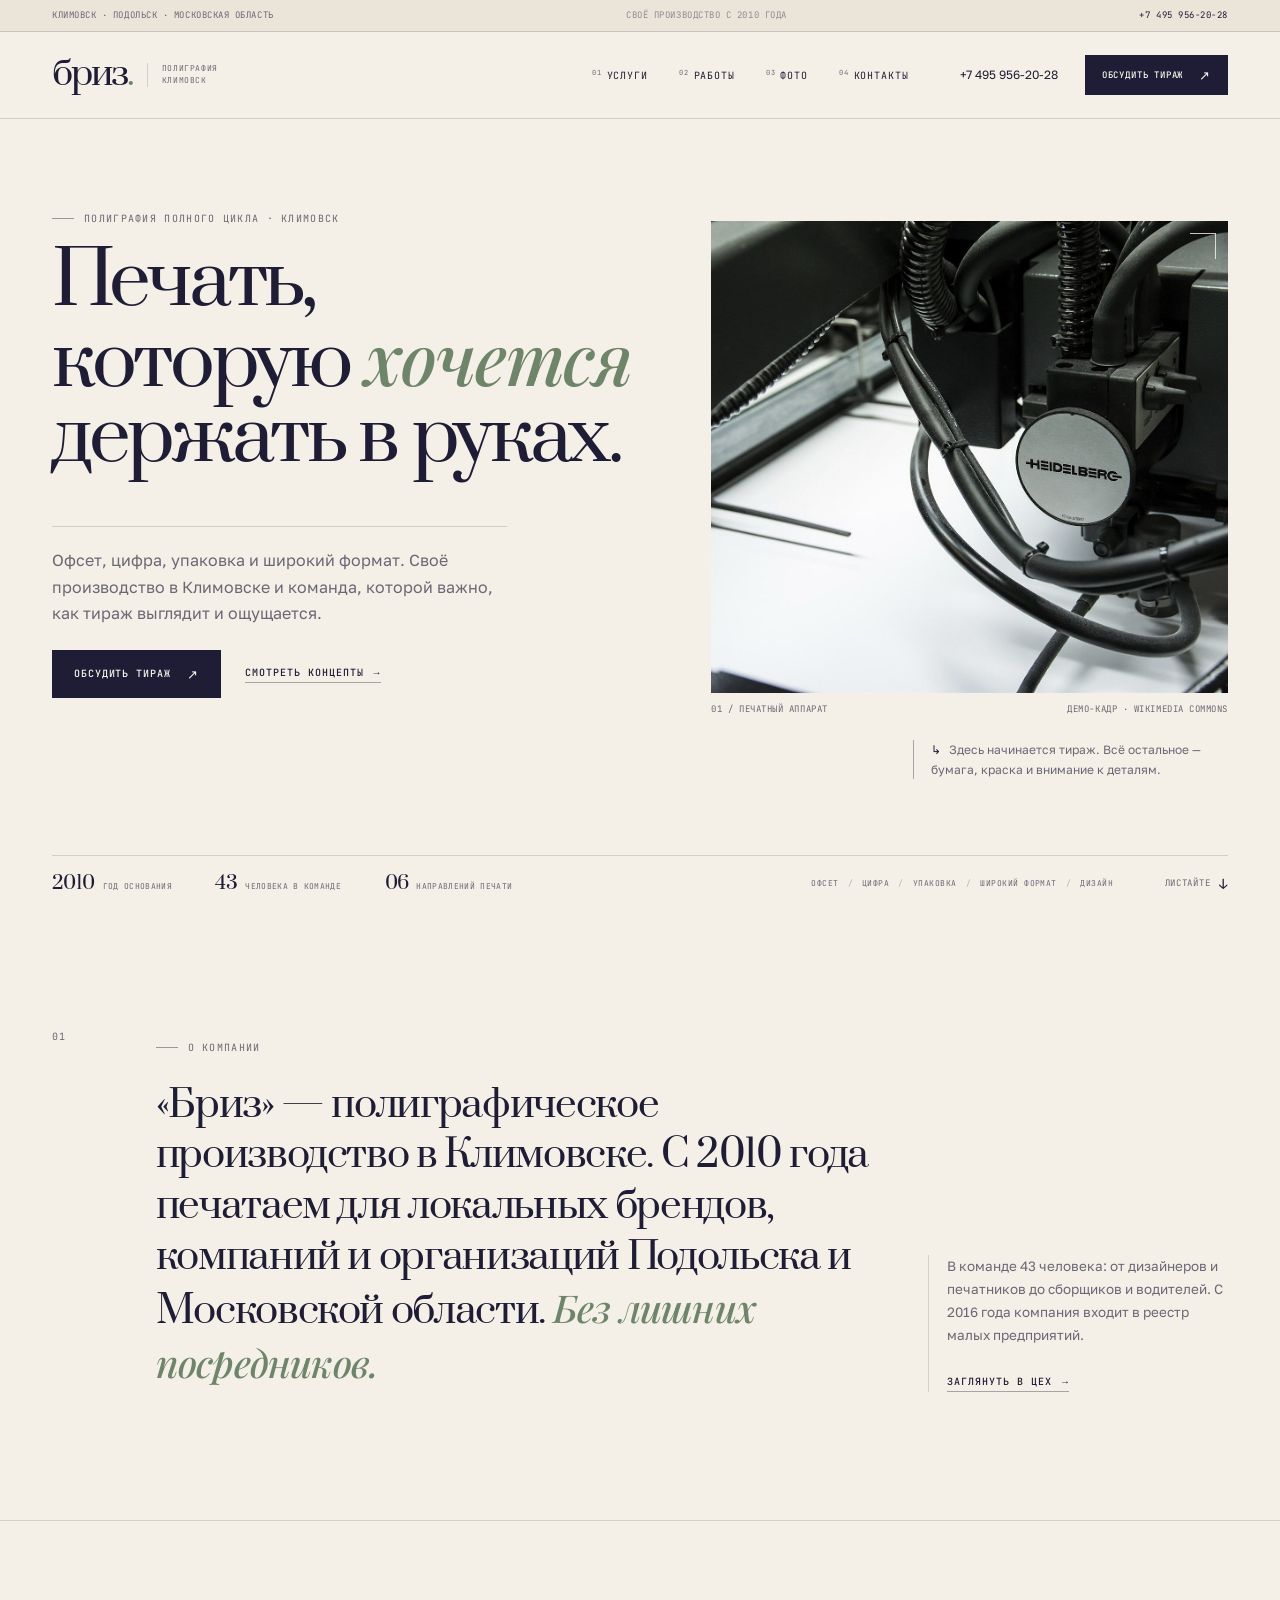
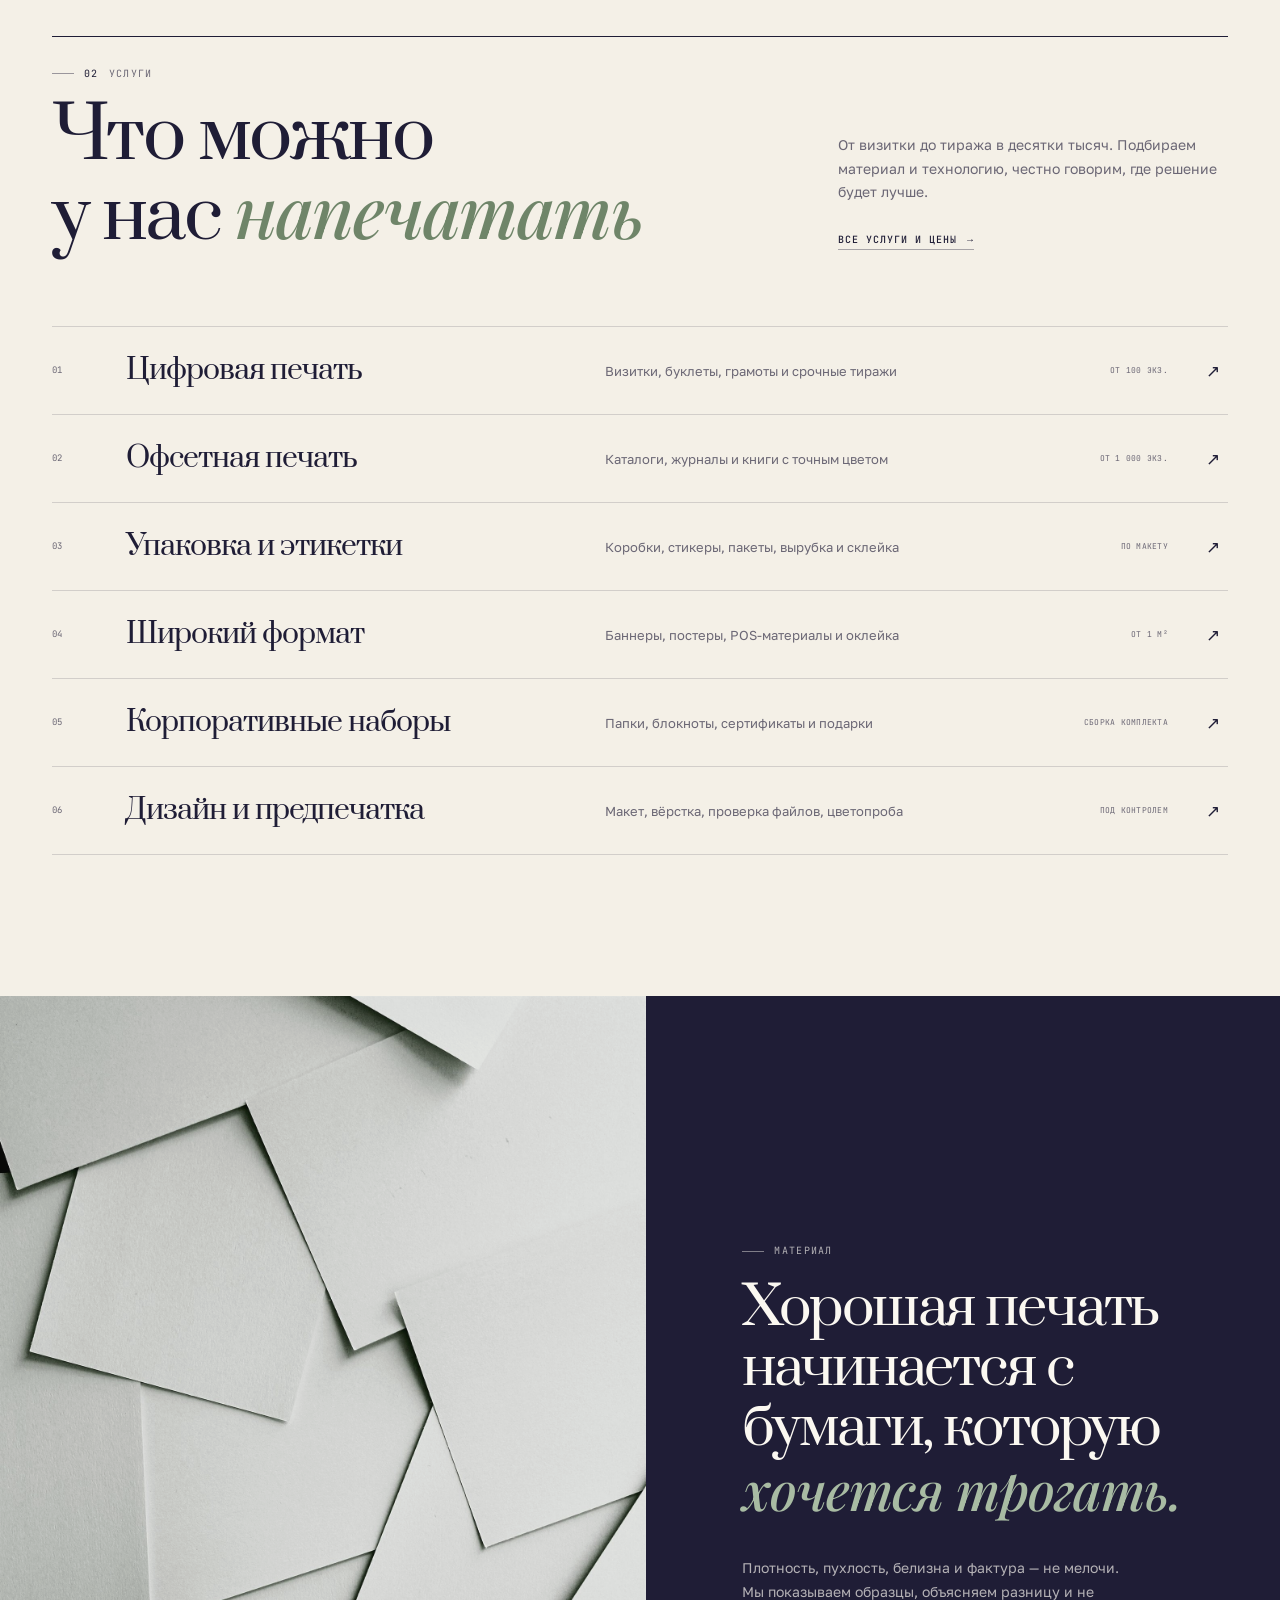
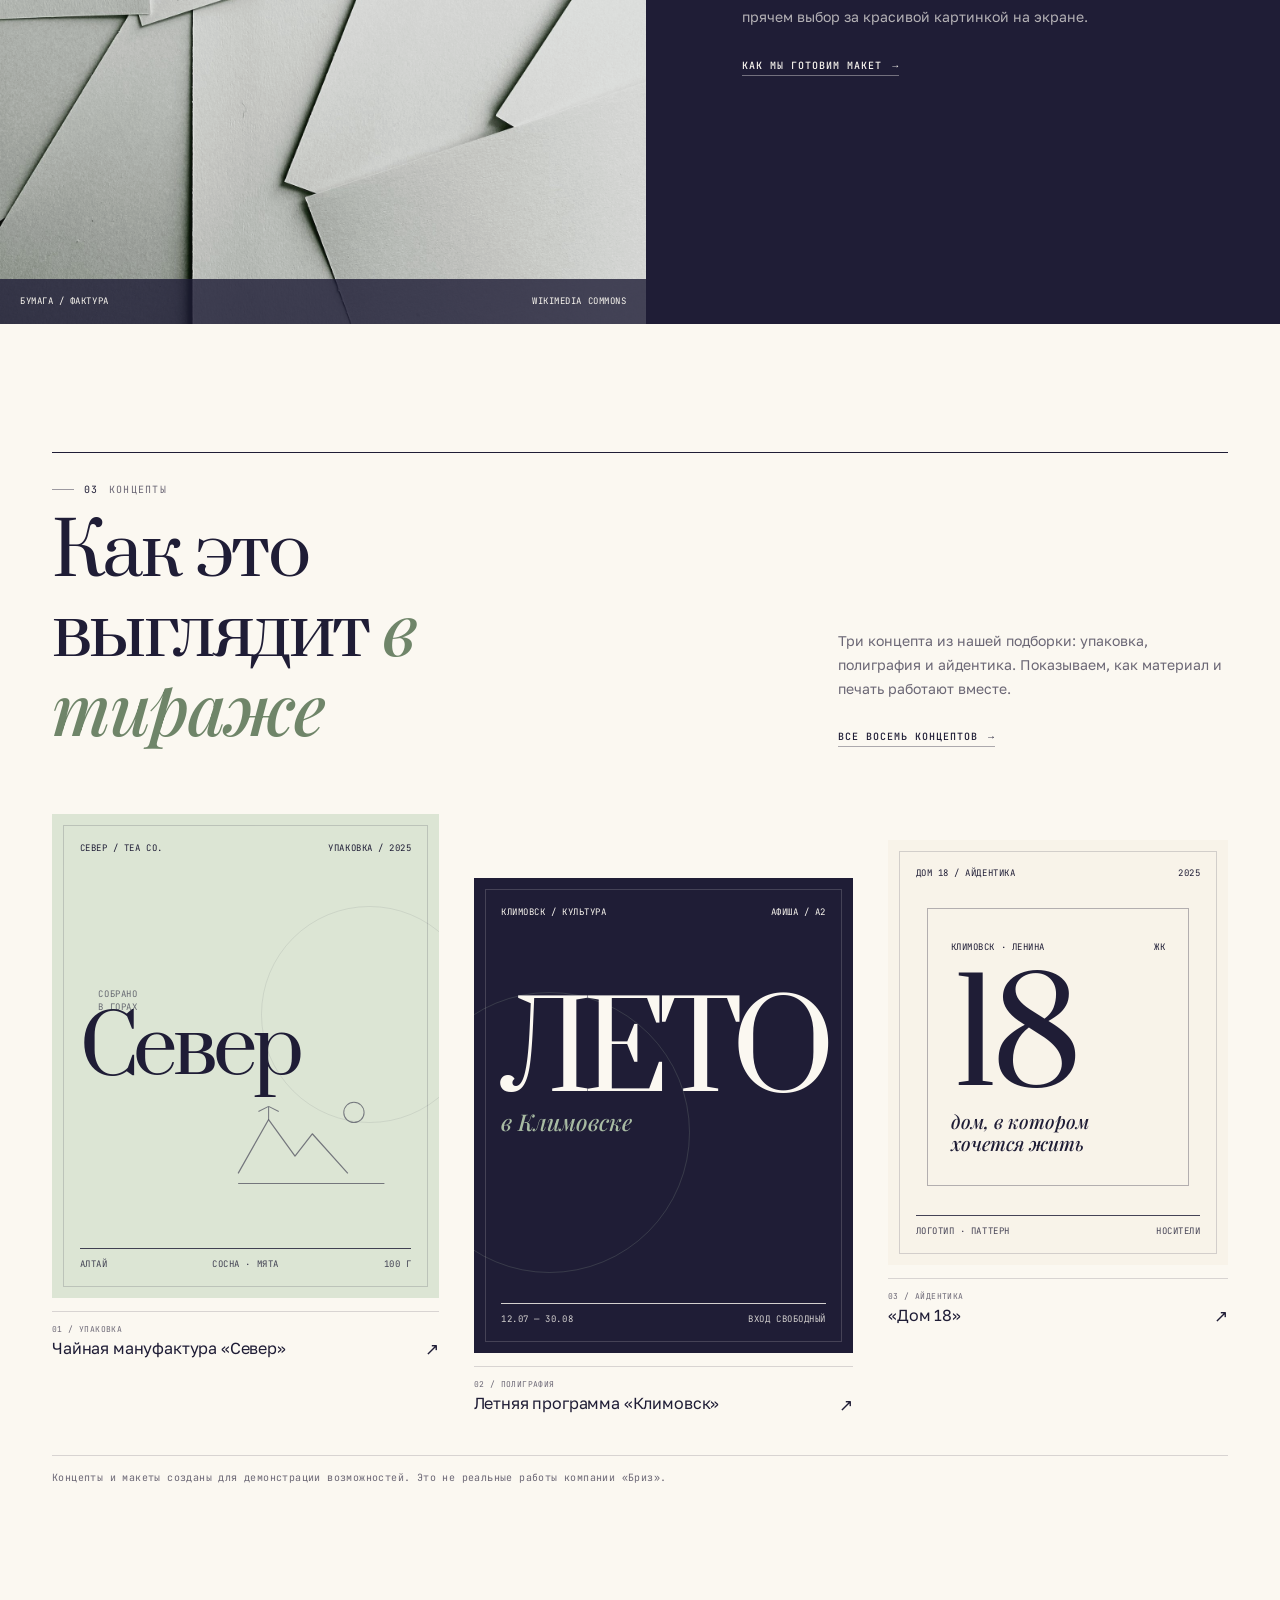
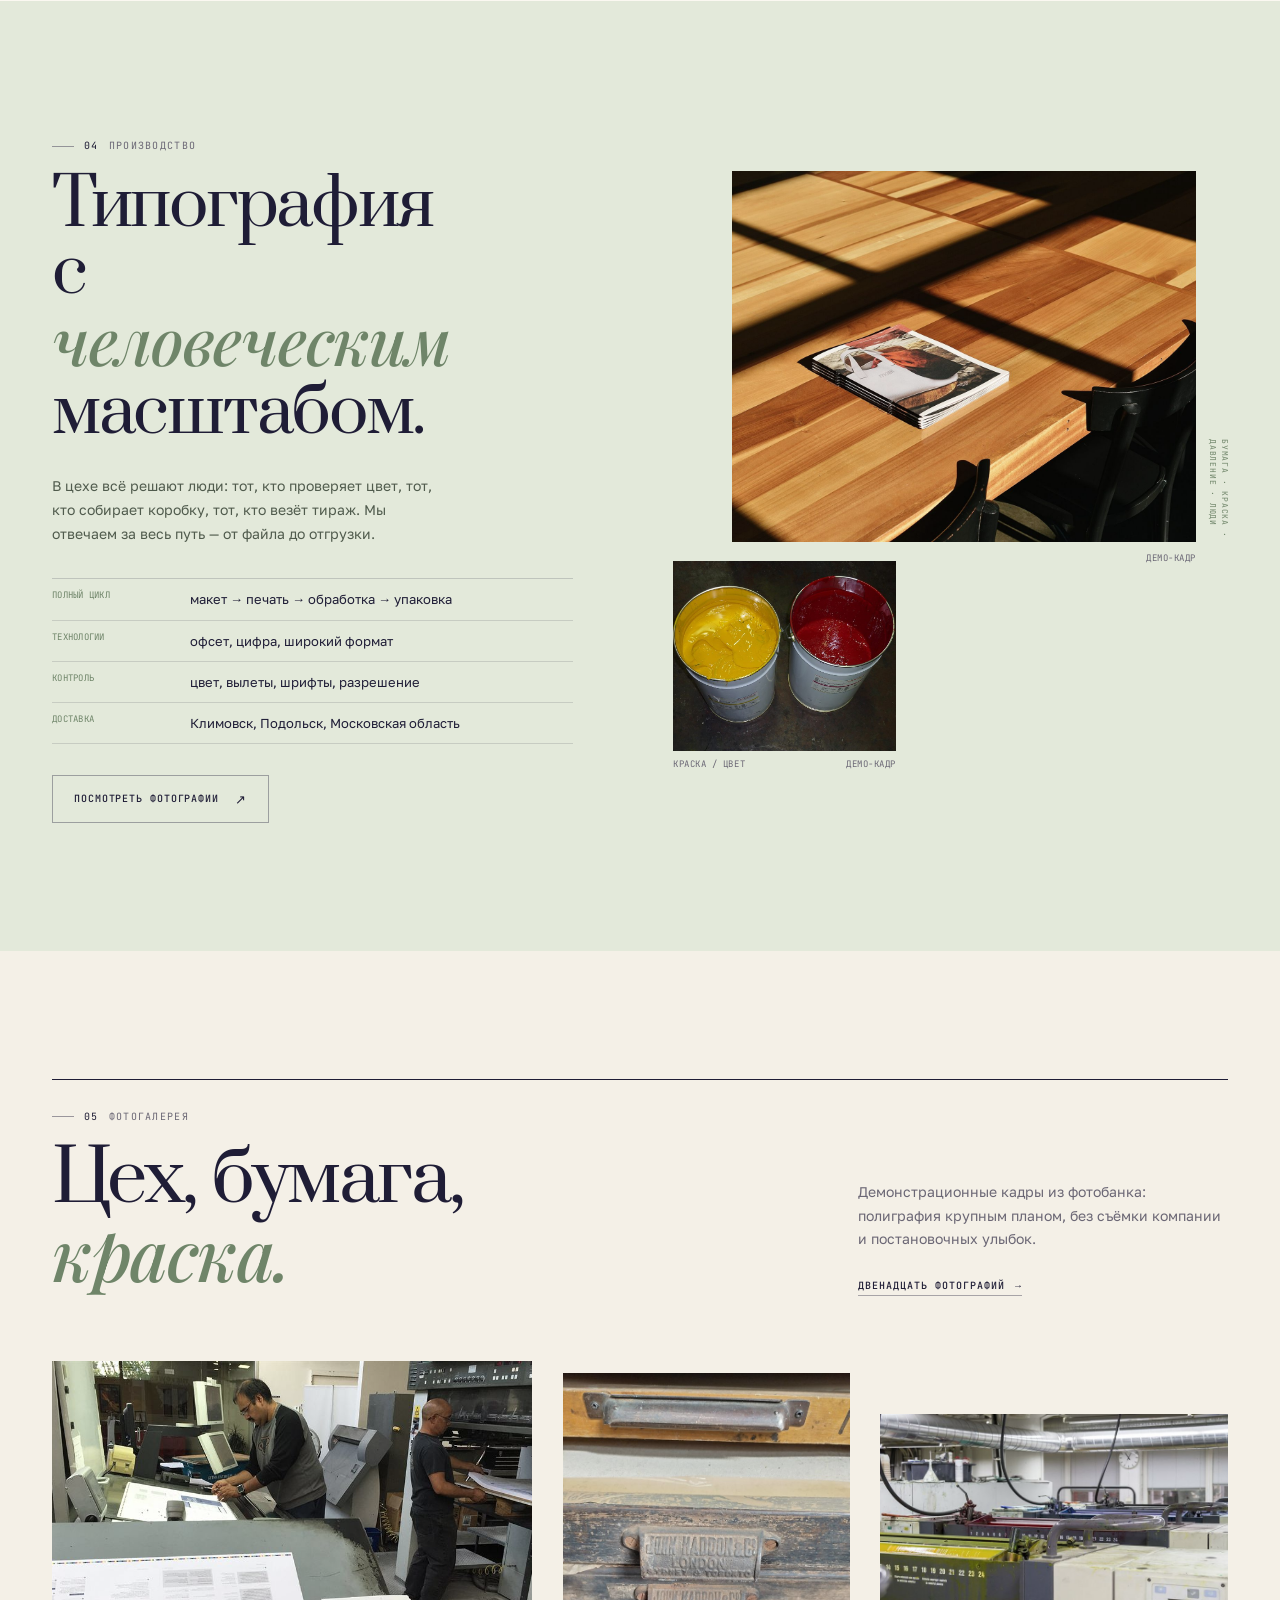
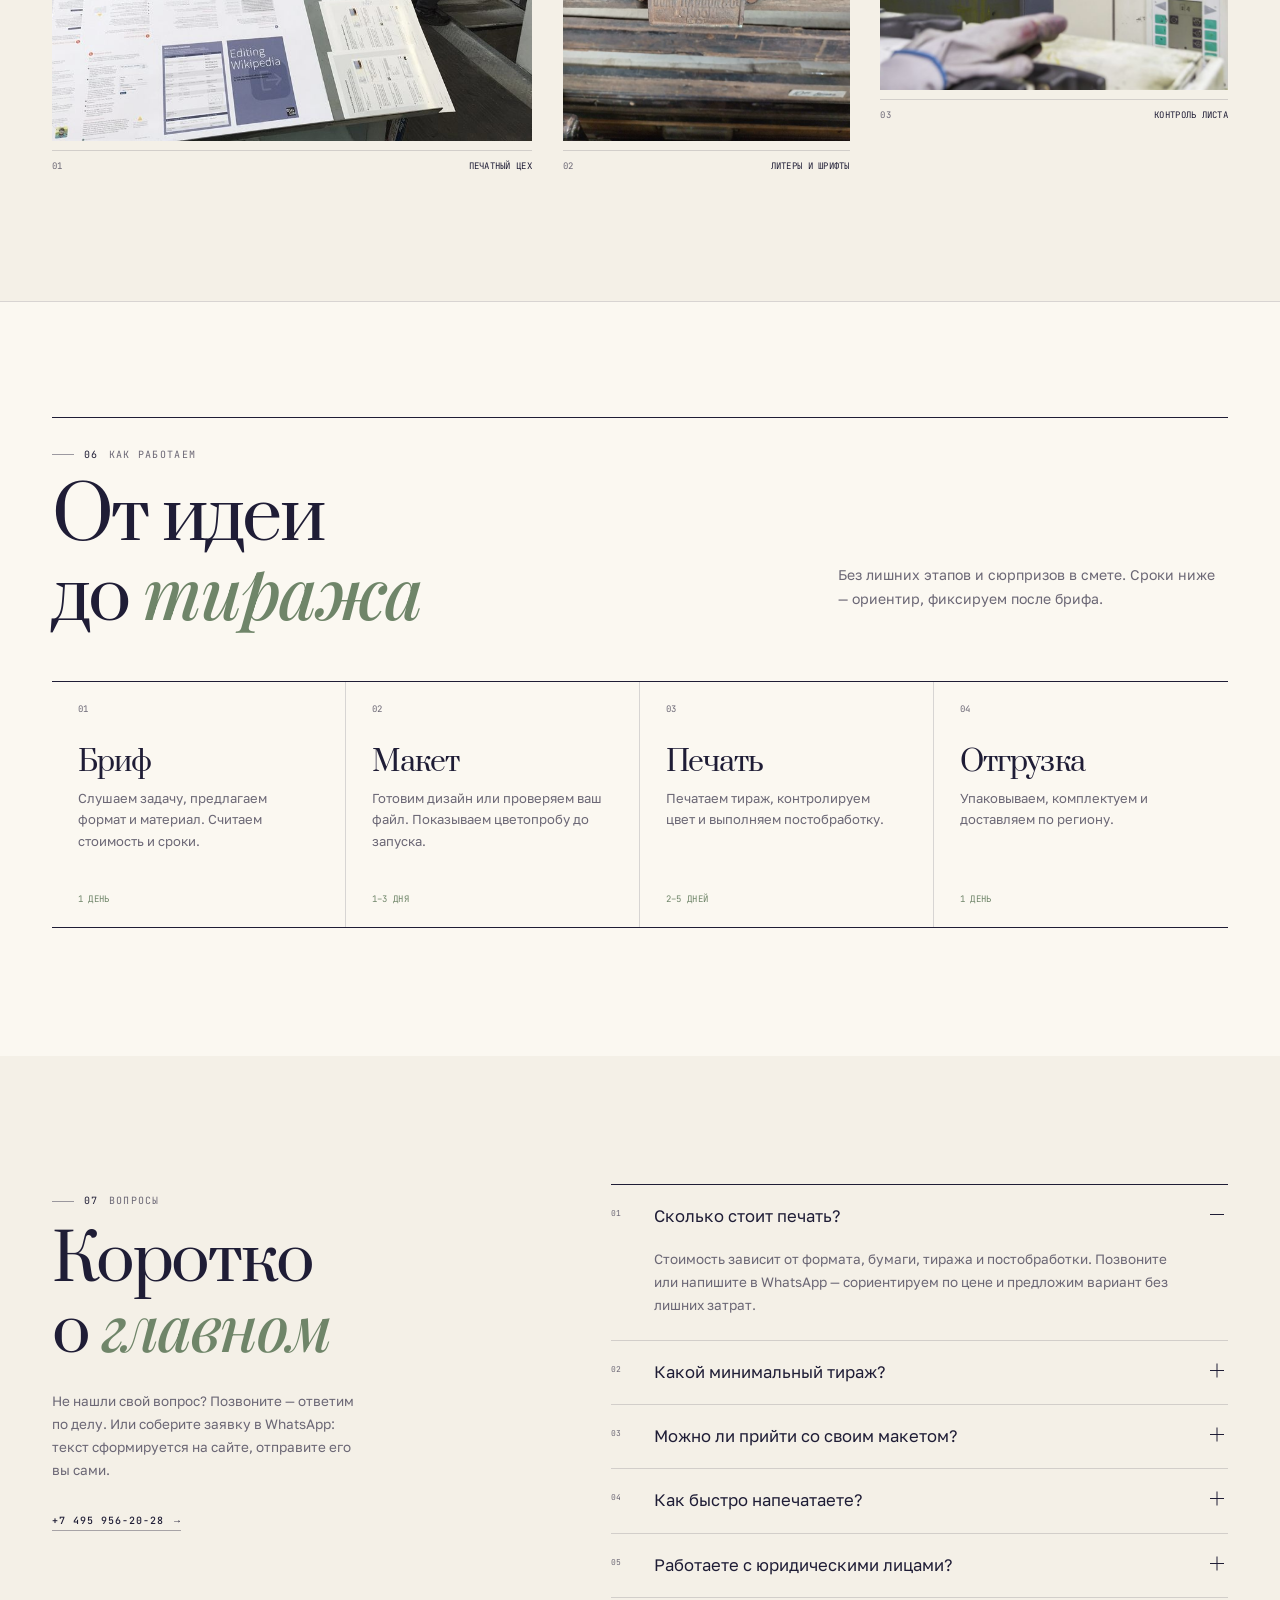
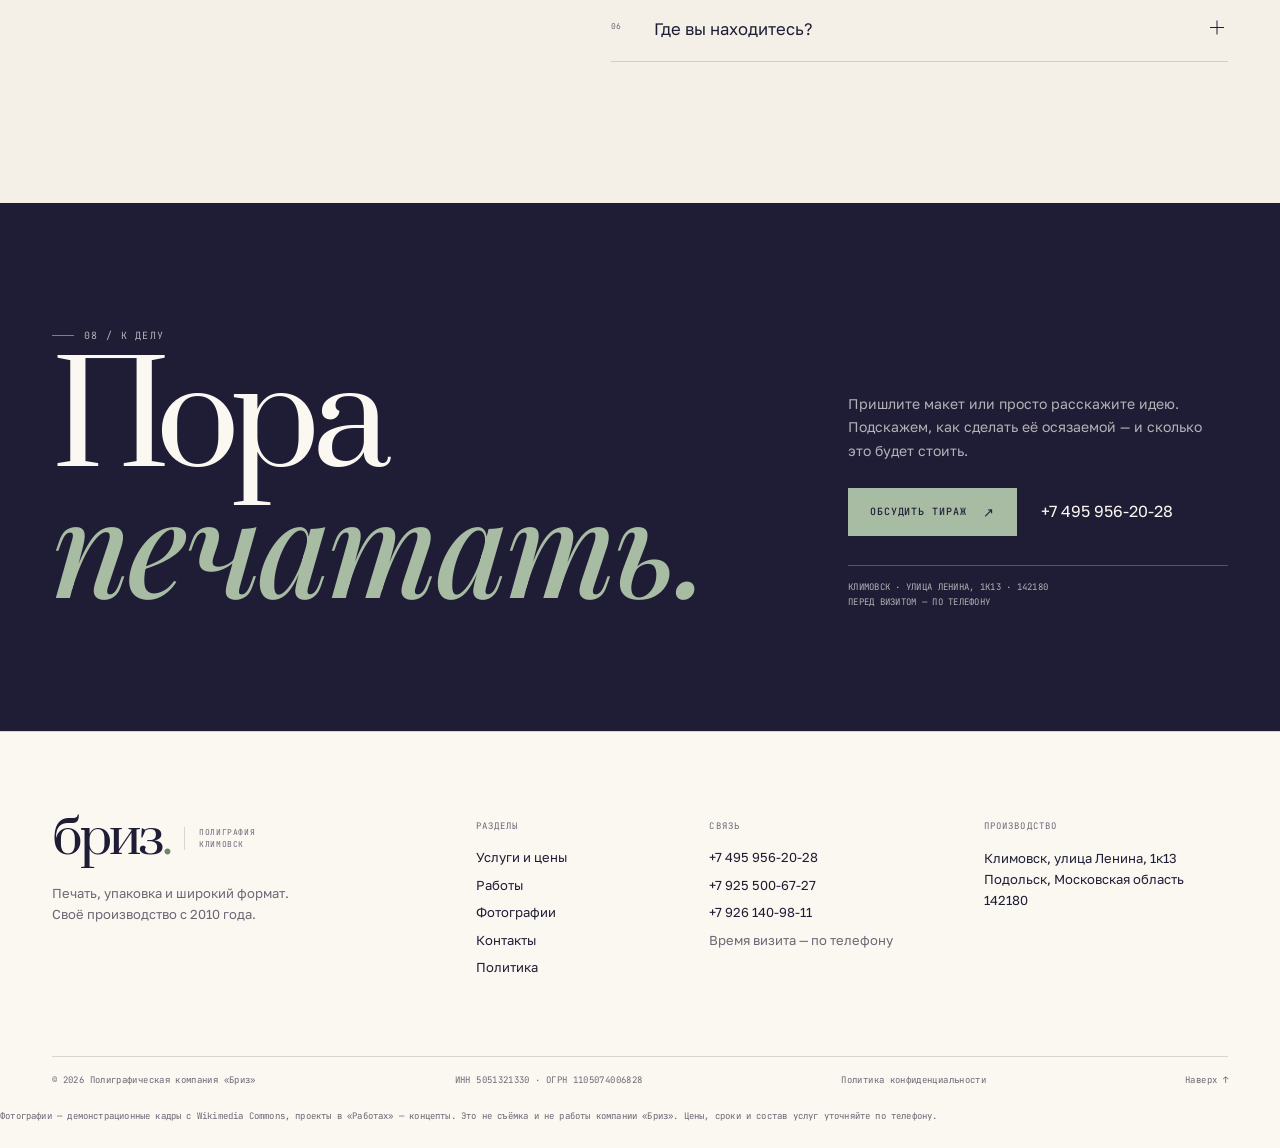
<file: index.html>
<!DOCTYPE html>
<html lang="ru">
<head>
  <meta charset="utf-8">
  <meta name="viewport" content="width=device-width, initial-scale=1">
  <title>Бриз — полиграфия в Климовске | Печать, упаковка, широкий формат</title>
  <meta name="description" content="Полиграфическая компания «Бриз» в Климовске: офсетная и цифровая печать, упаковка, этикетки, широкий формат. Своё производство с 2010 года, 43 человека в команде.">
  <meta name="theme-color" content="#f4f0e7">
  <meta property="og:type" content="website">
  <meta property="og:title" content="Бриз — печать, которую хочется держать в руках">
  <meta property="og:description" content="Офсет, цифра, упаковка и широкий формат в Климовске. Своё производство с 2010 года.">
  <meta property="og:image" content="assets/photos/modern-press-full.jpg">
  <link rel="icon" type="image/svg+xml" href="favicon.svg">
  <script>document.documentElement.classList.add("js");</script>
  <link rel="preload" href="assets/fonts/Prata-normal-400-cyrillic.woff2" as="font" type="font/woff2" crossorigin>
  <link rel="stylesheet" href="css/fonts.css">
  <link rel="stylesheet" href="css/site.css">
  <link rel="stylesheet" href="css/home.css">
  <script type="application/ld+json">
  {
    "@context": "https://schema.org",
    "@type": "LocalBusiness",
    "name": "Полиграфическая компания «Бриз»",
    "legalName": "ООО «Бриз»",
    "description": "Полиграфия в Климовске: офсетная и цифровая печать, упаковка, этикетки, широкий формат, дизайн.",
    "image": "assets/photos/modern-press-full.jpg",
    "telephone": "+7 495 956-20-28",
    "foundingDate": "2010-07-08",
    "numberOfEmployees": { "@type": "QuantitativeValue", "value": 43 },
    "taxID": "5051321330",
    "address": {
      "@type": "PostalAddress",
      "streetAddress": "улица Ленина, 1к13",
      "addressLocality": "Климовск, Подольск",
      "addressRegion": "Московская область",
      "postalCode": "142180",
      "addressCountry": "RU"
    }
  }
  </script>
</head>
<body id="top">

<a class="skip-link" href="#main">Перейти к содержанию</a>

<div class="utility">
  <div class="shell utility__in">
    <span>Климовск · Подольск · Московская область</span>
    <span class="utility__note">своё производство с 2010 года</span>
    <a href="tel:+74959562028">+7 495 956-20-28</a>
  </div>
</div>

<header class="site-head" data-header>
  <div class="shell site-head__in">
    <a class="brand" href="index.html" aria-label="Бриз — на главную">
      <span class="brand__word">бриз<span>.</span></span>
      <span class="brand__caption">полиграфия<br>Климовск</span>
    </a>

    <button class="menu-toggle" type="button" aria-expanded="false" aria-controls="site-nav" aria-label="Открыть меню" data-menu-toggle>
      <span class="menu-toggle__icon" aria-hidden="true"><span></span><span></span></span>
      <span class="menu-toggle__text">меню</span>
    </button>

    <nav class="site-nav" id="site-nav" aria-label="Основная навигация">
      <span class="site-nav__kicker">Разделы / Бриз</span>
      <a href="services.html"><span>01</span>Услуги</a>
      <a href="portfolio.html"><span>02</span>Работы</a>
      <a href="photos.html"><span>03</span>Фото</a>
      <a href="contacts.html"><span>04</span>Контакты</a>
      <div class="site-nav__contact">
        <p>Климовск, улица Ленина, 1к13</p>
        <a href="tel:+74959562028">+7 495 956-20-28</a>
        <a class="btn btn--ink btn--sm" href="contacts.html#brief">Обсудить тираж <span aria-hidden="true">↗</span></a>
      </div>
    </nav>

    <div class="site-head__actions">
      <a class="site-head__phone" href="tel:+74959562028">+7 495 956-20-28</a>
      <a class="btn btn--ink btn--sm" href="contacts.html#brief">Обсудить тираж <span aria-hidden="true">↗</span></a>
    </div>
  </div>
</header>

<main id="main">

  <section class="home-hero">
    <div class="shell home-hero__grid">
      <div class="home-hero__copy" data-reveal>
        <p class="eyebrow">полиграфия полного цикла · Климовск</p>
        <h1>Печать,<br>которую <em>хочется</em><br>держать в руках.</h1>
        <div class="home-hero__intro">
          <p>Офсет, цифра, упаковка и широкий формат. Своё производство в Климовске и команда, которой важно, как тираж выглядит и ощущается.</p>
          <div class="home-hero__actions">
            <a class="btn btn--ink" href="contacts.html#brief">Обсудить тираж <span aria-hidden="true">↗</span></a>
            <a class="text-link" href="portfolio.html">Смотреть концепты <span aria-hidden="true">→</span></a>
          </div>
        </div>
      </div>

      <figure class="home-hero__figure" data-reveal>
        <div class="photo-frame photo-frame--hero">
          <img src="assets/photos/modern-press-full.jpg" width="1600" height="1067" alt="Печатный аппарат Heidelberg крупным планом" fetchpriority="high">
          <span class="photo-frame__corner" aria-hidden="true"></span>
        </div>
        <figcaption class="photo-caption">
          <span>01 / печатный аппарат</span>
          <span>демо-кадр · Wikimedia Commons</span>
        </figcaption>
        <p class="home-hero__note"><span aria-hidden="true">↳</span> Здесь начинается тираж. Всё остальное — бумага, краска и внимание к деталям.</p>
      </figure>
    </div>

    <div class="shell home-hero__foot">
      <div class="hero-facts" aria-label="Коротко о компании">
        <div><strong>2010</strong><span>год основания</span></div>
        <div><strong>43</strong><span>человека в команде</span></div>
        <div><strong>06</strong><span>направлений печати</span></div>
      </div>
      <div class="hero-services" aria-label="Основные направления">
        <span>офсет</span><span>цифра</span><span>упаковка</span><span>широкий формат</span><span>дизайн</span>
      </div>
      <a class="scroll-cue" href="#about">листайте <span aria-hidden="true">↓</span></a>
    </div>
  </section>

  <section class="statement" id="about">
    <div class="shell statement__grid">
      <span class="section-index" aria-hidden="true">01</span>
      <div class="statement__main" data-reveal>
        <p class="eyebrow">о компании</p>
        <p class="statement__text">«Бриз» — полиграфическое производство в Климовске. С 2010 года печатаем для локальных брендов, компаний и организаций Подольска и Московской области. <em>Без лишних посредников.</em></p>
      </div>
      <div class="statement__aside" data-reveal>
        <p>В команде 43 человека: от дизайнеров и печатников до сборщиков и водителей. С 2016 года компания входит в реестр малых предприятий.</p>
        <a class="text-link" href="photos.html">Заглянуть в цех <span aria-hidden="true">→</span></a>
      </div>
    </div>
  </section>

  <section class="services" id="services">
    <div class="shell">
      <header class="section-head">
        <div>
          <p class="eyebrow"><span>02</span> услуги</p>
          <h2>Что можно<br>у нас <em>напечатать</em></h2>
        </div>
        <div class="section-head__aside">
          <p>От визитки до тиража в десятки тысяч. Подбираем материал и технологию, честно говорим, где решение будет лучше.</p>
          <a class="text-link" href="services.html">Все услуги и цены <span aria-hidden="true">→</span></a>
        </div>
      </header>

      <div class="service-list" data-reveal>
        <a class="service-line" href="services.html#digital">
          <span class="service-line__num">01</span>
          <span class="service-line__name">Цифровая печать</span>
          <span class="service-line__desc">Визитки, буклеты, грамоты и срочные тиражи</span>
          <span class="service-line__meta">от 100 экз.</span>
          <span class="service-line__arrow" aria-hidden="true">↗</span>
        </a>
        <a class="service-line" href="services.html#offset">
          <span class="service-line__num">02</span>
          <span class="service-line__name">Офсетная печать</span>
          <span class="service-line__desc">Каталоги, журналы и книги с точным цветом</span>
          <span class="service-line__meta">от 1 000 экз.</span>
          <span class="service-line__arrow" aria-hidden="true">↗</span>
        </a>
        <a class="service-line" href="services.html#packaging">
          <span class="service-line__num">03</span>
          <span class="service-line__name">Упаковка и этикетки</span>
          <span class="service-line__desc">Коробки, стикеры, пакеты, вырубка и склейка</span>
          <span class="service-line__meta">по макету</span>
          <span class="service-line__arrow" aria-hidden="true">↗</span>
        </a>
        <a class="service-line" href="services.html#wide">
          <span class="service-line__num">04</span>
          <span class="service-line__name">Широкий формат</span>
          <span class="service-line__desc">Баннеры, постеры, POS-материалы и оклейка</span>
          <span class="service-line__meta">от 1 м²</span>
          <span class="service-line__arrow" aria-hidden="true">↗</span>
        </a>
        <a class="service-line" href="services.html#presentation">
          <span class="service-line__num">05</span>
          <span class="service-line__name">Корпоративные наборы</span>
          <span class="service-line__desc">Папки, блокноты, сертификаты и подарки</span>
          <span class="service-line__meta">сборка комплекта</span>
          <span class="service-line__arrow" aria-hidden="true">↗</span>
        </a>
        <a class="service-line" href="services.html#design">
          <span class="service-line__num">06</span>
          <span class="service-line__name">Дизайн и предпечатка</span>
          <span class="service-line__desc">Макет, вёрстка, проверка файлов, цветопроба</span>
          <span class="service-line__meta">под контролем</span>
          <span class="service-line__arrow" aria-hidden="true">↗</span>
        </a>
      </div>
    </div>
  </section>

  <section class="paper-feature" aria-labelledby="paper-title">
    <figure class="paper-feature__image">
      <img src="assets/photos/scattered-paper-full.jpg" width="1600" height="2298" alt="Стопка белой бумаги, разложенная листами" loading="lazy">
      <figcaption class="photo-caption photo-caption--overlay"><span>бумага / фактура</span><span>Wikimedia Commons</span></figcaption>
    </figure>
    <div class="paper-feature__copy">
      <p class="eyebrow eyebrow--light">материал</p>
      <blockquote id="paper-title">Хорошая печать начинается с бумаги, которую <em>хочется трогать.</em></blockquote>
      <p>Плотность, пухлость, белизна и фактура — не мелочи. Мы показываем образцы, объясняем разницу и не прячем выбор за красивой картинкой на экране.</p>
      <a class="text-link text-link--light" href="services.html#design">Как мы готовим макет <span aria-hidden="true">→</span></a>
    </div>
  </section>

  <section class="selected-works" id="works">
    <div class="shell">
      <header class="section-head section-head--works">
        <div>
          <p class="eyebrow"><span>03</span> концепты</p>
          <h2>Как это<br>выглядит <em>в тираже</em></h2>
        </div>
        <div class="section-head__aside">
          <p>Три концепта из нашей подборки: упаковка, полиграфия и айдентика. Показываем, как материал и печать работают вместе.</p>
          <a class="text-link" href="portfolio.html">Все восемь концептов <span aria-hidden="true">→</span></a>
        </div>
      </header>

      <div class="work-teasers" data-reveal>
        <a class="work-teaser work-teaser--tea" href="portfolio.html#project-tea">
          <div class="work-teaser__media">
            <div class="cover cover--tea">
              <span class="cover__marks" aria-hidden="true"></span>
              <div class="cover__top"><span>Север / tea co.</span><span>упаковка / 2025</span></div>
              <span class="cover__orb" aria-hidden="true"></span>
              <svg class="cover__art" viewBox="0 0 160 110" fill="none" aria-hidden="true">
                <path d="M8 88 38 35l26 36 17-22 35 39" stroke="currentColor" stroke-width="1.2" stroke-linejoin="round"/>
                <path d="M8 98h144" stroke="currentColor" stroke-width="1"/>
                <path d="M38 35V22M38 22l-10 5M38 22l10 5" stroke="currentColor" stroke-width="1"/>
                <circle cx="122" cy="28" r="10" stroke="currentColor" stroke-width="1"/>
              </svg>
              <strong class="cover__display">Север</strong>
              <span class="cover__tag">собрано<br>в горах</span>
              <div class="cover__bottom"><span>Алтай</span><span>сосна · мята</span><span>100 г</span></div>
            </div>
          </div>
          <div class="work-teaser__caption">
            <span class="work-teaser__num">01 / упаковка</span>
            <h3>Чайная мануфактура «Север»</h3>
            <span class="work-teaser__arrow" aria-hidden="true">↗</span>
          </div>
        </a>

        <a class="work-teaser work-teaser--summer" href="portfolio.html#project-summer">
          <div class="work-teaser__media">
            <div class="cover cover--poster">
              <span class="cover__marks" aria-hidden="true"></span>
              <div class="cover__top"><span>Климовск / культура</span><span>афиша / А2</span></div>
              <span class="cover__orb" aria-hidden="true"></span>
              <strong class="cover__display">ЛЕТО</strong>
              <span class="cover__serif">в Климовске</span>
              <div class="cover__bottom"><span>12.07 — 30.08</span><span>вход свободный</span></div>
            </div>
          </div>
          <div class="work-teaser__caption">
            <span class="work-teaser__num">02 / полиграфия</span>
            <h3>Летняя программа «Климовск»</h3>
            <span class="work-teaser__arrow" aria-hidden="true">↗</span>
          </div>
        </a>

        <a class="work-teaser work-teaser--house" href="portfolio.html#project-house">
          <div class="work-teaser__media">
            <div class="cover cover--identity">
              <span class="cover__marks" aria-hidden="true"></span>
              <div class="cover__top"><span>Дом 18 / айдентика</span><span>2025</span></div>
              <div class="cover__card">
                <span class="cover__top"><span>Климовск · Ленина</span><span>ЖК</span></span>
                <strong class="cover__display">18</strong>
                <span class="cover__serif">дом, в котором<br>хочется жить</span>
              </div>
              <div class="cover__bottom"><span>логотип · паттерн</span><span>носители</span></div>
            </div>
          </div>
          <div class="work-teaser__caption">
            <span class="work-teaser__num">03 / айдентика</span>
            <h3>«Дом 18»</h3>
            <span class="work-teaser__arrow" aria-hidden="true">↗</span>
          </div>
        </a>
      </div>

      <p class="note-line">Концепты и макеты созданы для демонстрации возможностей. Это не реальные работы компании «Бриз».</p>
    </div>
  </section>

  <section class="studio" aria-labelledby="studio-title">
    <div class="shell studio__grid">
      <div class="studio__copy" data-reveal>
        <p class="eyebrow"><span>04</span> производство</p>
        <h2 id="studio-title">Типография<br>с <em>человеческим</em><br>масштабом.</h2>
        <p>В цехе всё решают люди: тот, кто проверяет цвет, тот, кто собирает коробку, тот, кто везёт тираж. Мы отвечаем за весь путь — от файла до отгрузки.</p>
        <dl class="studio__facts">
          <div><dt>Полный цикл</dt><dd>макет → печать → обработка → упаковка</dd></div>
          <div><dt>Технологии</dt><dd>офсет, цифра, широкий формат</dd></div>
          <div><dt>Контроль</dt><dd>цвет, вылеты, шрифты, разрешение</dd></div>
          <div><dt>Доставка</dt><dd>Климовск, Подольск, Московская область</dd></div>
        </dl>
        <a class="btn btn--line" href="photos.html">Посмотреть фотографии <span aria-hidden="true">↗</span></a>
      </div>

      <div class="studio__gallery" data-reveal>
        <figure class="studio__photo studio__photo--main">
          <img src="assets/photos/magazines-full.jpg" width="1600" height="1068" alt="Журналы на деревянном столе в лучах солнца" loading="lazy">
          <figcaption class="photo-caption"><span>журналы / печать</span><span>демо-кадр</span></figcaption>
        </figure>
        <figure class="studio__photo studio__photo--detail">
          <img src="assets/photos/offset-inks-thumb.jpg" width="900" height="675" alt="Жёлтая и пурпурная офсетная краска в банках" loading="lazy">
          <figcaption class="photo-caption"><span>краска / цвет</span><span>демо-кадр</span></figcaption>
        </figure>
        <p class="studio__marginal" aria-hidden="true">бумага · краска ·<br>давление · люди</p>
      </div>
    </div>
  </section>

  <section class="photo-strip" aria-labelledby="photo-strip-title">
    <div class="shell photo-strip__head">
      <div>
        <p class="eyebrow"><span>05</span> фотогалерея</p>
        <h2 id="photo-strip-title">Цех, бумага,<br><em>краска.</em></h2>
      </div>
      <div>
        <p>Демонстрационные кадры из фотобанка: полиграфия крупным планом, без съёмки компании и постановочных улыбок.</p>
        <a class="text-link" href="photos.html">Двенадцать фотографий <span aria-hidden="true">→</span></a>
      </div>
    </div>

    <div class="shell photo-strip__grid" data-reveal>
      <a class="photo-strip__item photo-strip__item--wide" href="photos.html">
        <img src="assets/photos/press-watermark-thumb.jpg" width="900" height="621" alt="Печатник у офсетной машины с оттисками" loading="lazy">
        <span><i>01</i> печатный цех</span>
      </a>
      <a class="photo-strip__item photo-strip__item--tall" href="photos.html">
        <img src="assets/photos/type-cases-thumb.jpg" width="675" height="900" alt="Ящики с металлическими литерами" loading="lazy">
        <span><i>02</i> литеры и шрифты</span>
      </a>
      <a class="photo-strip__item" href="photos.html">
        <img src="assets/photos/press-detail-thumb.jpg" width="900" height="600" alt="Фрагмент офсетной печатной машины" loading="lazy">
        <span><i>03</i> контроль листа</span>
      </a>
    </div>
  </section>

  <section class="process" id="process">
    <div class="shell">
      <header class="section-head section-head--compact">
        <div>
          <p class="eyebrow"><span>06</span> как работаем</p>
          <h2>От идеи<br>до <em>тиража</em></h2>
        </div>
        <div class="section-head__aside">
          <p>Без лишних этапов и сюрпризов в смете. Сроки ниже — ориентир, фиксируем после брифа.</p>
        </div>
      </header>

      <ol class="process-list" data-reveal>
        <li>
          <span class="process-list__num">01</span>
          <h3>Бриф</h3>
          <p>Слушаем задачу, предлагаем формат и материал. Считаем стоимость и сроки.</p>
          <span class="process-list__time">1 день</span>
        </li>
        <li>
          <span class="process-list__num">02</span>
          <h3>Макет</h3>
          <p>Готовим дизайн или проверяем ваш файл. Показываем цветопробу до запуска.</p>
          <span class="process-list__time">1–3 дня</span>
        </li>
        <li>
          <span class="process-list__num">03</span>
          <h3>Печать</h3>
          <p>Печатаем тираж, контролируем цвет и выполняем постобработку.</p>
          <span class="process-list__time">2–5 дней</span>
        </li>
        <li>
          <span class="process-list__num">04</span>
          <h3>Отгрузка</h3>
          <p>Упаковываем, комплектуем и доставляем по региону.</p>
          <span class="process-list__time">1 день</span>
        </li>
      </ol>
    </div>
  </section>

  <section class="faq" id="faq">
    <div class="shell faq__grid">
      <div class="faq__intro">
        <p class="eyebrow"><span>07</span> вопросы</p>
        <h2>Коротко<br>о <em>главном</em></h2>
        <p>Не нашли свой вопрос? Позвоните — ответим по делу. Или соберите заявку в WhatsApp: текст сформируется на сайте, отправите его вы сами.</p>
        <a class="text-link" href="tel:+74959562028">+7 495 956-20-28 <span aria-hidden="true">→</span></a>
      </div>

      <div class="faq__list">
        <details class="faq__item" name="faq" open>
          <summary><span>01</span>Сколько стоит печать?<i class="faq__icon" aria-hidden="true"></i></summary>
          <div class="faq__answer"><p>Стоимость зависит от формата, бумаги, тиража и постобработки. Позвоните или напишите в WhatsApp — сориентируем по цене и предложим вариант без лишних затрат.</p></div>
        </details>
        <details class="faq__item" name="faq">
          <summary><span>02</span>Какой минимальный тираж?<i class="faq__icon" aria-hidden="true"></i></summary>
          <div class="faq__answer"><p>Цифровая печать — обычно от 100 экземпляров, офсет выгоднее от 1 000. Для упаковки минимальный тираж зависит от конструкции и вырубки. Точные цифры скажем после брифа.</p></div>
        </details>
        <details class="faq__item" name="faq">
          <summary><span>03</span>Можно ли прийти со своим макетом?<i class="faq__icon" aria-hidden="true"></i></summary>
          <div class="faq__answer"><p>Да. Проверим вылеты, цветовую модель, шрифты и разрешение; условия предпечатной подготовки уточним при заказе. Если макета нет, поможем его подготовить.</p></div>
        </details>
        <details class="faq__item" name="faq">
          <summary><span>04</span>Как быстро напечатаете?<i class="faq__icon" aria-hidden="true"></i></summary>
          <div class="faq__answer"><p>Срочные цифровые тиражи возможны от 24 часов после согласования макета — зависит от загрузки. Офсет и упаковка — обычно 4–7 дней. Точный срок зафиксируем до запуска.</p></div>
        </details>
        <details class="faq__item" name="faq">
          <summary><span>05</span>Работаете с юридическими лицами?<i class="faq__icon" aria-hidden="true"></i></summary>
          <div class="faq__answer"><p>Да. Работаем по счёту, предоставляем закрывающие документы. Реквизиты — на странице контактов.</p></div>
        </details>
        <details class="faq__item" name="faq">
          <summary><span>06</span>Где вы находитесь?<i class="faq__icon" aria-hidden="true"></i></summary>
          <div class="faq__answer"><p>Климовск, улица Ленина, 1к13. Перед визитом позвоните — согласуем время и встретим.</p></div>
        </details>
      </div>
    </div>
  </section>

  <section class="closing">
    <div class="shell closing__grid">
      <div>
        <p class="eyebrow eyebrow--light">08 / к делу</p>
        <h2>Пора<br><em>печатать.</em></h2>
      </div>
      <div class="closing__copy">
        <p>Пришлите макет или просто расскажите идею. Подскажем, как сделать её осязаемой — и сколько это будет стоить.</p>
        <div class="closing__actions">
          <a class="btn btn--sage" href="contacts.html#brief">Обсудить тираж <span aria-hidden="true">↗</span></a>
          <a class="closing__phone" href="tel:+74959562028">+7 495 956-20-28</a>
        </div>
        <p class="closing__address">Климовск · улица Ленина, 1к13 · 142180<br>Перед визитом — по телефону</p>
      </div>
    </div>
  </section>

</main>

<footer class="site-foot">
  <div class="shell site-foot__top">
    <div class="site-foot__brand">
      <a class="brand brand--footer" href="index.html" aria-label="Бриз — на главную">
        <span class="brand__word">бриз<span>.</span></span>
        <span class="brand__caption">полиграфия<br>Климовск</span>
      </a>
      <p>Печать, упаковка и широкий формат.<br>Своё производство с 2010 года.</p>
    </div>

    <div class="site-foot__col">
      <h2>Разделы</h2>
      <ul>
        <li><a href="services.html">Услуги и цены</a></li>
        <li><a href="portfolio.html">Работы</a></li>
        <li><a href="photos.html">Фотографии</a></li>
        <li><a href="contacts.html">Контакты</a></li>
        <li><a href="privacy.html">Политика</a></li>
      </ul>
    </div>

    <div class="site-foot__col">
      <h2>Связь</h2>
      <ul>
        <li><a href="tel:+74959562028">+7 495 956-20-28</a></li>
        <li><a href="tel:+79255006727">+7 925 500-67-27</a></li>
        <li><a href="tel:+79261409811">+7 926 140-98-11</a></li>
        <li><span>Время визита — по телефону</span></li>
      </ul>
    </div>

    <div class="site-foot__col site-foot__col--address">
      <h2>Производство</h2>
      <address>Климовск, улица Ленина, 1к13<br>Подольск, Московская область<br>142180</address>
    </div>
  </div>

  <div class="shell site-foot__bottom">
    <span>© <span data-year>2026</span> Полиграфическая компания «Бриз»</span>
    <span>ИНН 5051321330 · ОГРН 1105074006828</span>
    <a href="privacy.html">Политика конфиденциальности</a>
    <a href="#top">Наверх ↑</a>
  </div>

  <p class="shell site-foot__disclaimer">Фотографии — демонстрационные кадры с Wikimedia Commons, проекты в «Работах» — концепты. Это не съёмка и не работы компании «Бриз». Цены, сроки и состав услуг уточняйте по телефону.</p>
</footer>

<script src="js/main.js"></script>
</body>
</html>
</file>
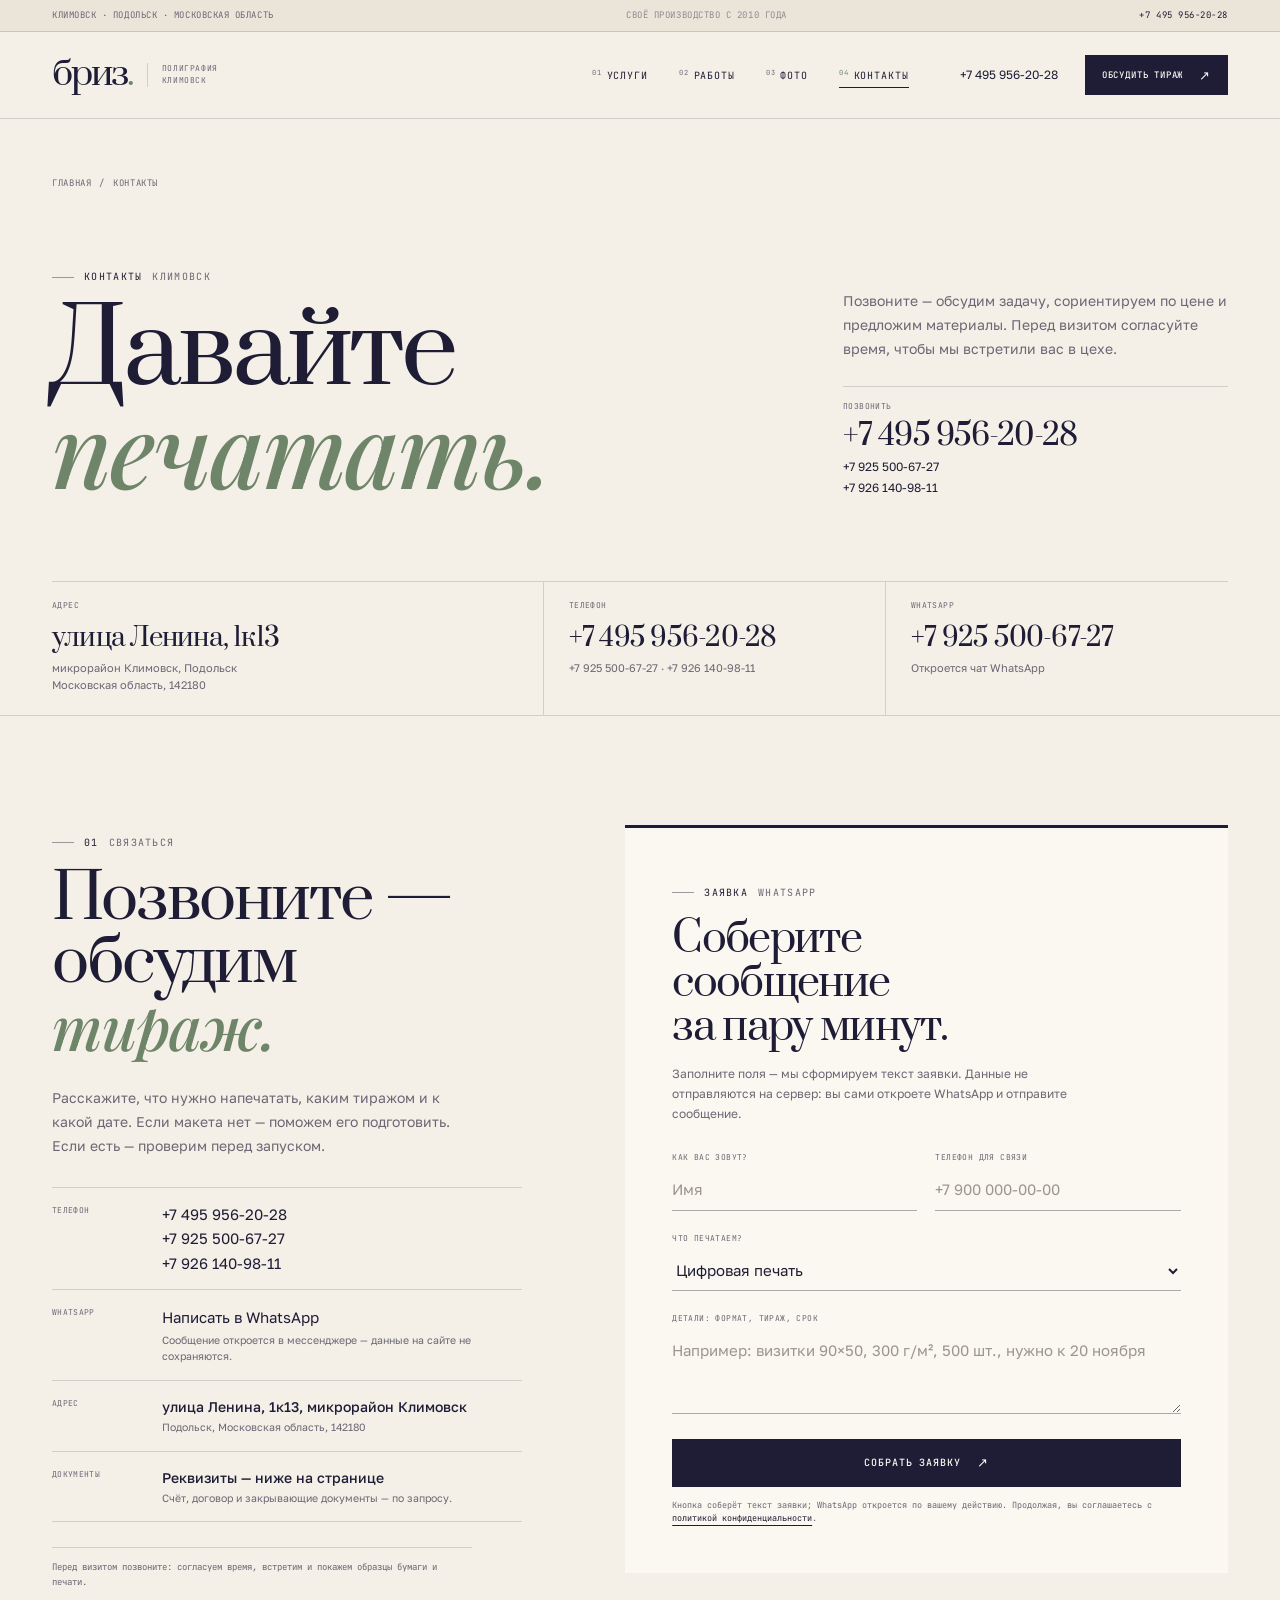
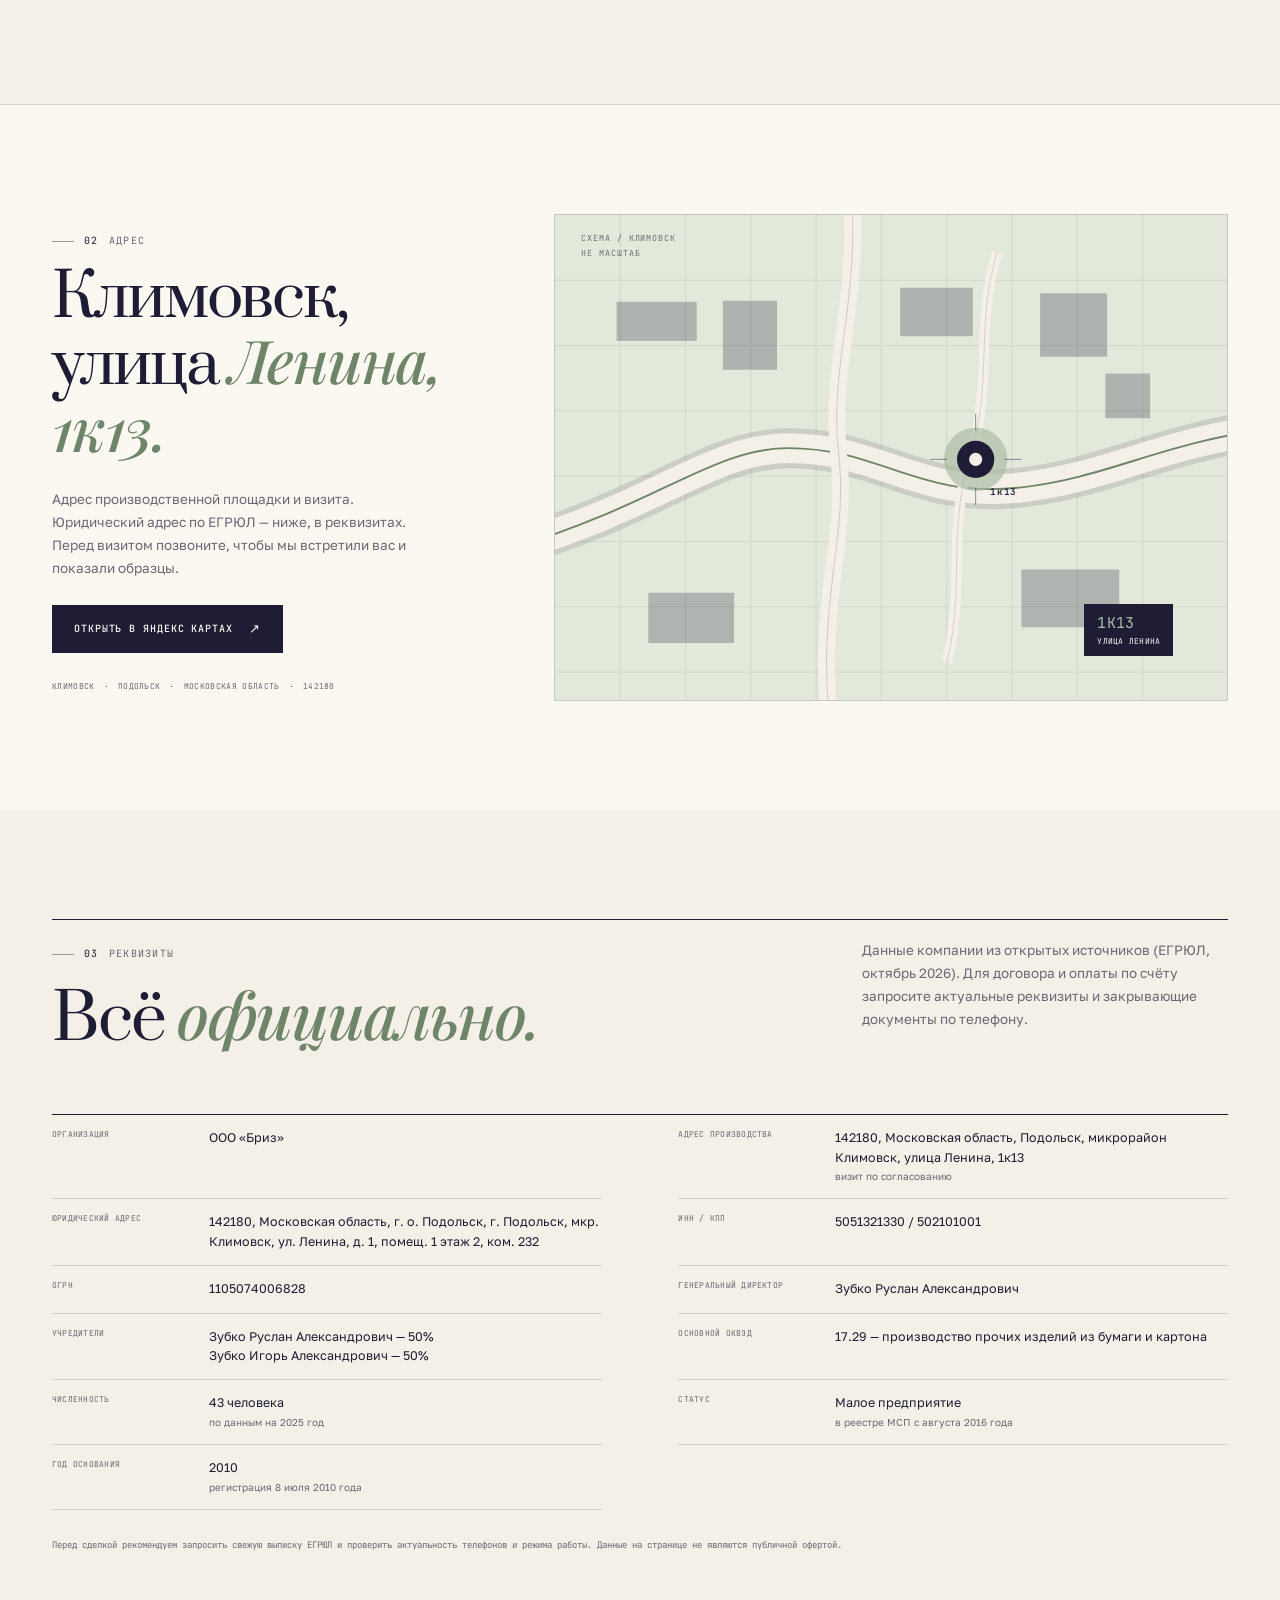
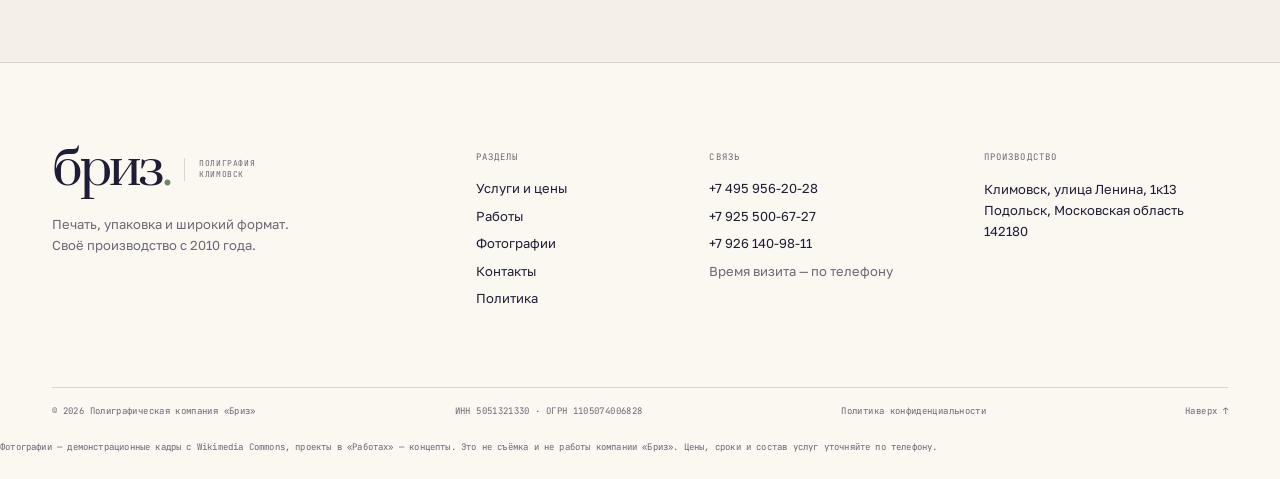
<file: contacts.html>
<!DOCTYPE html>
<html lang="ru">
<head>
  <meta charset="utf-8">
  <meta name="viewport" content="width=device-width, initial-scale=1">
  <title>Контакты — Бриз | Полиграфия в Климовске</title>
  <meta name="description" content="Контакты полиграфической компании «Бриз»: Климовск, улица Ленина, 1к13. Телефоны, WhatsApp, реквизиты и заявка на печать.">
  <meta name="theme-color" content="#f4f0e7">
  <meta property="og:type" content="website">
  <meta property="og:title" content="Контакты — Бриз">
  <meta property="og:description" content="Позвоните или напишите в WhatsApp — обсудим тираж и подберём материалы.">
  <meta property="og:image" content="assets/photos/press-watermark-full.jpg">
  <link rel="icon" type="image/svg+xml" href="favicon.svg">
  <script>document.documentElement.classList.add("js");</script>
  <link rel="stylesheet" href="css/fonts.css">
  <link rel="stylesheet" href="css/site.css">
  <link rel="stylesheet" href="css/pages.css">
  <script type="application/ld+json">
  {
    "@context": "https://schema.org",
    "@type": "LocalBusiness",
    "name": "Полиграфическая компания «Бриз»",
    "legalName": "ООО «Бриз»",
    "description": "Полиграфия в Климовске: офсетная и цифровая печать, упаковка, этикетки, широкий формат, дизайн.",
    "image": "assets/photos/press-watermark-full.jpg",
    "telephone": "+7 495 956-20-28",
    "foundingDate": "2010-07-08",
    "numberOfEmployees": { "@type": "QuantitativeValue", "value": 43 },
    "taxID": "5051321330",
    "identifier": { "@type": "PropertyValue", "propertyID": "ОГРН", "value": "1105074006828" },
    "address": {
      "@type": "PostalAddress",
      "streetAddress": "улица Ленина, 1к13",
      "addressLocality": "Климовск, Подольск",
      "addressRegion": "Московская область",
      "postalCode": "142180",
      "addressCountry": "RU"
    },
    "contactPoint": [
      { "@type": "ContactPoint", "telephone": "+7 925 500-67-27", "contactType": "customer service" },
      { "@type": "ContactPoint", "telephone": "+7 926 140-98-11", "contactType": "customer service" }
    ]
  }
  </script>
</head>
<body id="top">

<a class="skip-link" href="#main">Перейти к содержанию</a>

<div class="utility">
  <div class="shell utility__in">
    <span>Климовск · Подольск · Московская область</span>
    <span class="utility__note">своё производство с 2010 года</span>
    <a href="tel:+74959562028">+7 495 956-20-28</a>
  </div>
</div>

<header class="site-head" data-header>
  <div class="shell site-head__in">
    <a class="brand" href="index.html" aria-label="Бриз — на главную">
      <span class="brand__word">бриз<span>.</span></span>
      <span class="brand__caption">полиграфия<br>Климовск</span>
    </a>

    <button class="menu-toggle" type="button" aria-expanded="false" aria-controls="site-nav" aria-label="Открыть меню" data-menu-toggle>
      <span class="menu-toggle__icon" aria-hidden="true"><span></span><span></span></span>
      <span class="menu-toggle__text">меню</span>
    </button>

    <nav class="site-nav" id="site-nav" aria-label="Основная навигация">
      <span class="site-nav__kicker">Разделы / Бриз</span>
      <a href="services.html"><span>01</span>Услуги</a>
      <a href="portfolio.html"><span>02</span>Работы</a>
      <a href="photos.html"><span>03</span>Фото</a>
      <a href="contacts.html" aria-current="page"><span>04</span>Контакты</a>
      <div class="site-nav__contact">
        <p>Климовск, улица Ленина, 1к13</p>
        <a href="tel:+74959562028">+7 495 956-20-28</a>
        <a class="btn btn--ink btn--sm" href="#brief">Обсудить тираж <span aria-hidden="true">↗</span></a>
      </div>
    </nav>

    <div class="site-head__actions">
      <a class="site-head__phone" href="tel:+74959562028">+7 495 956-20-28</a>
      <a class="btn btn--ink btn--sm" href="#brief">Обсудить тираж <span aria-hidden="true">↗</span></a>
    </div>
  </div>
</header>

<main id="main">

  <section class="contacts-hero">
    <div class="shell">
      <nav class="crumbs" aria-label="Хлебные крошки">
        <a href="index.html">Главная</a>
        <span>/</span>
        <span aria-current="page">Контакты</span>
      </nav>

      <div class="contacts-hero__grid">
        <div>
          <p class="eyebrow"><span>контакты</span> Климовск</p>
          <h1>Давайте<br><em>печатать.</em></h1>
        </div>
        <div class="contacts-hero__aside">
          <p>Позвоните — обсудим задачу, сориентируем по цене и предложим материалы. Перед визитом согласуйте время, чтобы мы встретили вас в цехе.</p>
          <div class="contacts-hero__phone">
            <span>позвонить</span>
            <a href="tel:+74959562028">+7 495 956-20-28</a>
            <div class="contacts-hero__phones">
              <a href="tel:+79255006727">+7 925 500-67-27</a>
              <a href="tel:+79261409811">+7 926 140-98-11</a>
            </div>
          </div>
        </div>
      </div>

      <div class="contact-quick">
        <div class="contact-quick__item">
          <span>адрес</span>
          <a href="https://yandex.ru/maps/?text=%D0%9F%D0%BE%D0%B4%D0%BE%D0%BB%D1%8C%D1%81%D0%BA%2C%20%D0%9A%D0%BB%D0%B8%D0%BC%D0%BE%D0%B2%D1%81%D0%BA%2C%20%D1%83%D0%BB%D0%B8%D1%86%D0%B0%20%D0%9B%D0%B5%D0%BD%D0%B8%D0%BD%D0%B0%2C%201%D0%BA13" target="_blank" rel="noopener">улица Ленина, 1к13</a>
          <small>микрорайон Климовск, Подольск<br>Московская область, 142180</small>
        </div>
        <div class="contact-quick__item">
          <span>телефон</span>
          <a href="tel:+74959562028">+7 495 956-20-28</a>
          <small>+7 925 500-67-27 · +7 926 140-98-11</small>
        </div>
        <div class="contact-quick__item">
          <span>WhatsApp</span>
          <a href="https://wa.me/79255006727" target="_blank" rel="noopener">+7 925 500-67-27</a>
          <small>Откроется чат WhatsApp</small>
        </div>
      </div>
    </div>
  </section>

  <section class="contact-main" id="brief">
    <div class="shell contact-main__grid">
      <div class="contact-main__copy" data-reveal>
        <p class="eyebrow"><span>01</span> связаться</p>
        <h2>Позвоните —<br>обсудим <em>тираж.</em></h2>
        <p>Расскажите, что нужно напечатать, каким тиражом и к какой дате. Если макета нет — поможем его подготовить. Если есть — проверим перед запуском.</p>

        <ul class="contact-list">
          <li>
            <span>телефон</span>
            <div class="contact-list__phones">
              <a href="tel:+74959562028">+7 495 956-20-28</a>
              <a href="tel:+79255006727">+7 925 500-67-27</a>
              <a href="tel:+79261409811">+7 926 140-98-11</a>
            </div>
          </li>
          <li>
            <span>WhatsApp</span>
            <div><a href="https://wa.me/79255006727" target="_blank" rel="noopener">Написать в WhatsApp</a><small>Сообщение откроется в мессенджере — данные на сайте не сохраняются.</small></div>
          </li>
          <li>
            <span>адрес</span>
            <div><strong>улица Ленина, 1к13, микрорайон Климовск</strong><small>Подольск, Московская область, 142180</small></div>
          </li>
          <li>
            <span>документы</span>
            <div><strong>Реквизиты — ниже на странице</strong><small>Счёт, договор и закрывающие документы — по запросу.</small></div>
          </li>
        </ul>

        <p class="contact-main__note">Перед визитом позвоните: согласуем время, встретим и покажем образцы бумаги и печати.</p>
      </div>

      <div class="brief-card" data-reveal>
        <p class="eyebrow"><span>заявка</span> WhatsApp</p>
        <h3>Соберите сообщение<br>за пару минут.</h3>
        <p class="brief-card__intro">Заполните поля — мы сформируем текст заявки. Данные не отправляются на сервер: вы сами откроете WhatsApp и отправите сообщение.</p>

        <form class="brief-form" data-brief-form>
          <div class="form-grid">
            <div class="field">
              <label for="brief-name">Как вас зовут?</label>
              <input id="brief-name" name="name" type="text" placeholder="Имя" autocomplete="name" required>
            </div>
            <div class="field">
              <label for="brief-phone">Телефон для связи</label>
              <input id="brief-phone" name="phone" type="tel" placeholder="+7 900 000-00-00" autocomplete="tel" required>
            </div>
            <div class="field field--full">
              <label for="brief-service">Что печатаем?</label>
              <select id="brief-service" name="service">
                <option value="цифровая печать">Цифровая печать</option>
                <option value="офсетная печать">Офсетная печать</option>
                <option value="упаковка и этикетки">Упаковка и этикетки</option>
                <option value="широкий формат">Широкий формат</option>
                <option value="корпоративные наборы">Корпоративные наборы</option>
                <option value="дизайн и предпечатка">Дизайн и предпечатка</option>
                <option value="другое">Другое / пока не знаю</option>
              </select>
            </div>
            <div class="field field--full">
              <label for="brief-details">Детали: формат, тираж, срок</label>
              <textarea id="brief-details" name="details" placeholder="Например: визитки 90×50, 300 г/м², 500 шт., нужно к 20 ноября"></textarea>
            </div>
          </div>
          <button class="btn btn--ink btn--wide" type="submit">Собрать заявку <span aria-hidden="true">↗</span></button>
          <p class="brief-form__note">Кнопка соберёт текст заявки; WhatsApp откроется по вашему действию. Продолжая, вы соглашаетесь с <a href="privacy.html">политикой конфиденциальности</a>.</p>

          <div class="brief-result" data-brief-result hidden aria-live="polite">
            <p class="brief-result__ok">Заявка собрана. Проверьте текст и отправьте его в WhatsApp или скопируйте.</p>
            <textarea readonly data-brief-text aria-label="Текст заявки"></textarea>
            <div class="brief-result__actions">
              <a class="btn btn--ink btn--sm" href="https://wa.me/79255006727" target="_blank" rel="noopener" data-brief-wa>Открыть WhatsApp <span aria-hidden="true">↗</span></a>
              <button class="btn btn--line btn--sm" type="button" data-brief-copy>Скопировать текст</button>
            </div>
          </div>
        </form>
      </div>
    </div>
  </section>

  <section class="address-section">
    <div class="shell address-grid">
      <div class="address-copy" data-reveal>
        <p class="eyebrow"><span>02</span> адрес</p>
        <h2>Климовск,<br>улица <em>Ленина, 1к13.</em></h2>
        <p>Адрес производственной площадки и визита. Юридический адрес по ЕГРЮЛ — ниже, в реквизитах. Перед визитом позвоните, чтобы мы встретили вас и показали образцы.</p>
        <a class="btn btn--ink" href="https://yandex.ru/maps/?text=%D0%9F%D0%BE%D0%B4%D0%BE%D0%BB%D1%8C%D1%81%D0%BA%2C%20%D0%9A%D0%BB%D0%B8%D0%BC%D0%BE%D0%B2%D1%81%D0%BA%2C%20%D1%83%D0%BB%D0%B8%D1%86%D0%B0%20%D0%9B%D0%B5%D0%BD%D0%B8%D0%BD%D0%B0%2C%201%D0%BA13" target="_blank" rel="noopener">Открыть в Яндекс Картах <span aria-hidden="true">↗</span></a>
        <div class="address-details">
          <span>Климовск</span><span>Подольск</span><span>Московская область</span><span>142180</span>
        </div>
      </div>

      <div class="address-map" data-reveal>
        <svg viewBox="0 0 720 520" role="img" aria-label="Ориентировочная схема расположения на улице Ленина в Климовске" preserveAspectRatio="xMidYMid slice">
          <rect width="720" height="520" fill="#e3e9da"/>
          <g stroke="#1f1d36" stroke-width="1" opacity="0.09">
            <path d="M0 70h720M0 140h720M0 210h720M0 280h720M0 350h720M0 420h720M0 490h720"/>
            <path d="M70 0v520M140 0v520M210 0v520M280 0v520M350 0v520M420 0v520M490 0v520M560 0v520M630 0v520"/>
          </g>
          <path d="M-40 355 C110 310 170 250 250 250 C350 250 390 305 500 292 C590 282 650 245 760 230" fill="none" stroke="#1f1d36" stroke-width="43" opacity="0.13"/>
          <path d="M-40 355 C110 310 170 250 250 250 C350 250 390 305 500 292 C590 282 650 245 760 230" fill="none" stroke="#f4f0e7" stroke-width="32"/>
          <path d="M-40 355 C110 310 170 250 250 250 C350 250 390 305 500 292 C590 282 650 245 760 230" fill="none" stroke="#6f8569" stroke-width="2"/>
          <path d="M318 -30 C326 100 294 160 304 255 C315 350 280 410 295 550" fill="none" stroke="#f4f0e7" stroke-width="18"/>
          <path d="M318 -30 C326 100 294 160 304 255 C315 350 280 410 295 550" fill="none" stroke="#1f1d36" stroke-width="1" opacity="0.2"/>
          <path d="M474 40 C450 120 470 180 445 260 C420 340 440 400 420 480" fill="none" stroke="#f4f0e7" stroke-width="11"/>
          <path d="M474 40 C450 120 470 180 445 260 C420 340 440 400 420 480" fill="none" stroke="#1f1d36" stroke-width="1" opacity="0.16"/>
          <g fill="#1f1d36" opacity="0.26">
            <rect x="66" y="93" width="86" height="42" rx="1"/>
            <rect x="180" y="92" width="58" height="74" rx="1"/>
            <rect x="370" y="78" width="78" height="52" rx="1"/>
            <rect x="520" y="84" width="72" height="68" rx="1"/>
            <rect x="100" y="405" width="92" height="54" rx="1"/>
            <rect x="500" y="380" width="105" height="62" rx="1"/>
            <rect x="590" y="170" width="48" height="48" rx="1"/>
          </g>
          <g font-family="JetBrains Mono, monospace" font-size="10" fill="#1f1d36" opacity="0.6" letter-spacing="1">
            <text x="86" y="118">КЛИМОВСК</text>
            <text x="538" y="122">ПОДОЛЬСК</text>
            <text x="34" y="348" transform="rotate(-11 34 348)">УЛ. ЛЕНИНА</text>
            <text x="320" y="476">М-2</text>
          </g>
          <g transform="translate(451 262)">
            <circle r="34" fill="#a8bba3" opacity="0.65"/>
            <circle r="20" fill="#1f1d36"/>
            <circle r="7" fill="#f4f0e7"/>
            <path d="M0 -49v18M0 31v18M-49 0h18M31 0h18" stroke="#1f1d36" stroke-width="1" opacity="0.5"/>
          </g>
          <g font-family="JetBrains Mono, monospace" font-size="10" fill="#1f1d36" letter-spacing="1">
            <text x="466" y="300" font-weight="bold">1к13</text>
          </g>
          <g transform="translate(28 28)" font-family="JetBrains Mono, monospace" font-size="9" fill="#1f1d36" opacity="0.6" letter-spacing="1">
            <text y="0">СХЕМА / КЛИМОВСК</text>
            <text y="16">НЕ МАСШТАБ</text>
          </g>
        </svg>
        <span class="address-pin"><strong>1к13</strong>улица Ленина</span>
      </div>
    </div>
  </section>

  <section class="requisites">
    <div class="shell">
      <header class="page-heading">
        <div>
          <p class="eyebrow"><span>03</span> реквизиты</p>
          <h2>Всё <em>официально.</em></h2>
        </div>
        <div class="page-heading__aside">
          <p>Данные компании из открытых источников (ЕГРЮЛ, октябрь 2026). Для договора и оплаты по счёту запросите актуальные реквизиты и закрывающие документы по телефону.</p>
        </div>
      </header>

      <dl class="requisites__grid">
        <div class="requisite"><dt>Организация</dt><dd>ООО «Бриз»</dd></div>
        <div class="requisite"><dt>Адрес производства</dt><dd>142180, Московская область, Подольск, микрорайон Климовск, улица Ленина, 1к13 <small>визит по согласованию</small></dd></div>
        <div class="requisite"><dt>Юридический адрес</dt><dd>142180, Московская область, г. о. Подольск, г. Подольск, мкр. Климовск, ул. Ленина, д. 1, помещ. 1 этаж 2, ком. 232</dd></div>
        <div class="requisite"><dt>ИНН / КПП</dt><dd>5051321330 / 502101001</dd></div>
        <div class="requisite"><dt>ОГРН</dt><dd>1105074006828</dd></div>
        <div class="requisite"><dt>Генеральный директор</dt><dd>Зубко Руслан Александрович</dd></div>
        <div class="requisite"><dt>Учредители</dt><dd>Зубко Руслан Александрович — 50%<br>Зубко Игорь Александрович — 50%</dd></div>
        <div class="requisite"><dt>Основной ОКВЭД</dt><dd>17.29 — производство прочих изделий из бумаги и картона</dd></div>
        <div class="requisite"><dt>Численность</dt><dd>43 человека <small>по данным на 2025 год</small></dd></div>
        <div class="requisite"><dt>Статус</dt><dd>Малое предприятие <small>в реестре МСП с августа 2016 года</small></dd></div>
        <div class="requisite"><dt>Год основания</dt><dd>2010 <small>регистрация 8 июля 2010 года</small></dd></div>
      </dl>

      <p class="requisites__note">Перед сделкой рекомендуем запросить свежую выписку ЕГРЮЛ и проверить актуальность телефонов и режима работы. Данные на странице не являются публичной офертой.</p>
    </div>
  </section>

</main>

<footer class="site-foot">
  <div class="shell site-foot__top">
    <div class="site-foot__brand">
      <a class="brand brand--footer" href="index.html" aria-label="Бриз — на главную">
        <span class="brand__word">бриз<span>.</span></span>
        <span class="brand__caption">полиграфия<br>Климовск</span>
      </a>
      <p>Печать, упаковка и широкий формат.<br>Своё производство с 2010 года.</p>
    </div>

    <div class="site-foot__col">
      <h2>Разделы</h2>
      <ul>
        <li><a href="services.html">Услуги и цены</a></li>
        <li><a href="portfolio.html">Работы</a></li>
        <li><a href="photos.html">Фотографии</a></li>
        <li><a href="contacts.html">Контакты</a></li>
        <li><a href="privacy.html">Политика</a></li>
      </ul>
    </div>

    <div class="site-foot__col">
      <h2>Связь</h2>
      <ul>
        <li><a href="tel:+74959562028">+7 495 956-20-28</a></li>
        <li><a href="tel:+79255006727">+7 925 500-67-27</a></li>
        <li><a href="tel:+79261409811">+7 926 140-98-11</a></li>
        <li><span>Время визита — по телефону</span></li>
      </ul>
    </div>

    <div class="site-foot__col site-foot__col--address">
      <h2>Производство</h2>
      <address>Климовск, улица Ленина, 1к13<br>Подольск, Московская область<br>142180</address>
    </div>
  </div>

  <div class="shell site-foot__bottom">
    <span>© <span data-year>2026</span> Полиграфическая компания «Бриз»</span>
    <span>ИНН 5051321330 · ОГРН 1105074006828</span>
    <a href="privacy.html">Политика конфиденциальности</a>
    <a href="#top">Наверх ↑</a>
  </div>

  <p class="shell site-foot__disclaimer">Фотографии — демонстрационные кадры с Wikimedia Commons, проекты в «Работах» — концепты. Это не съёмка и не работы компании «Бриз». Цены, сроки и состав услуг уточняйте по телефону.</p>
</footer>

<script src="js/main.js"></script>
</body>
</html>
</file>
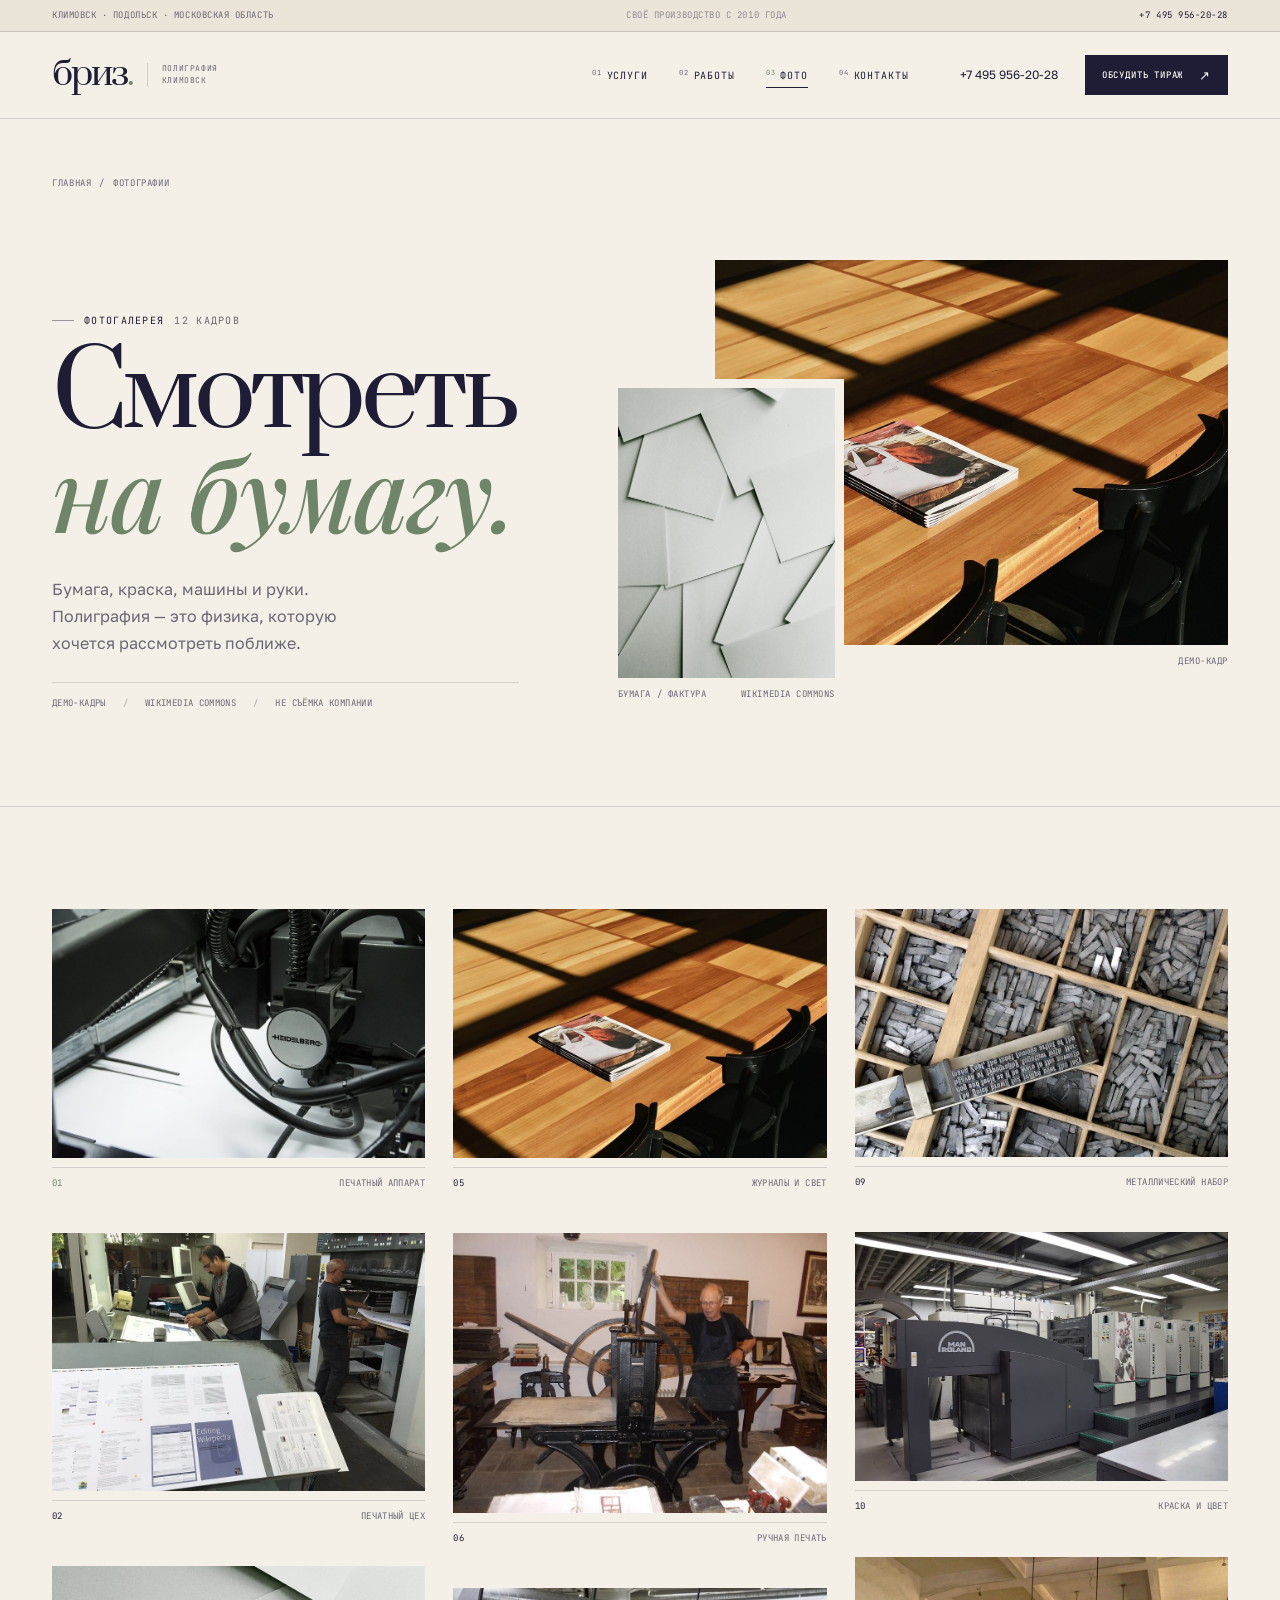
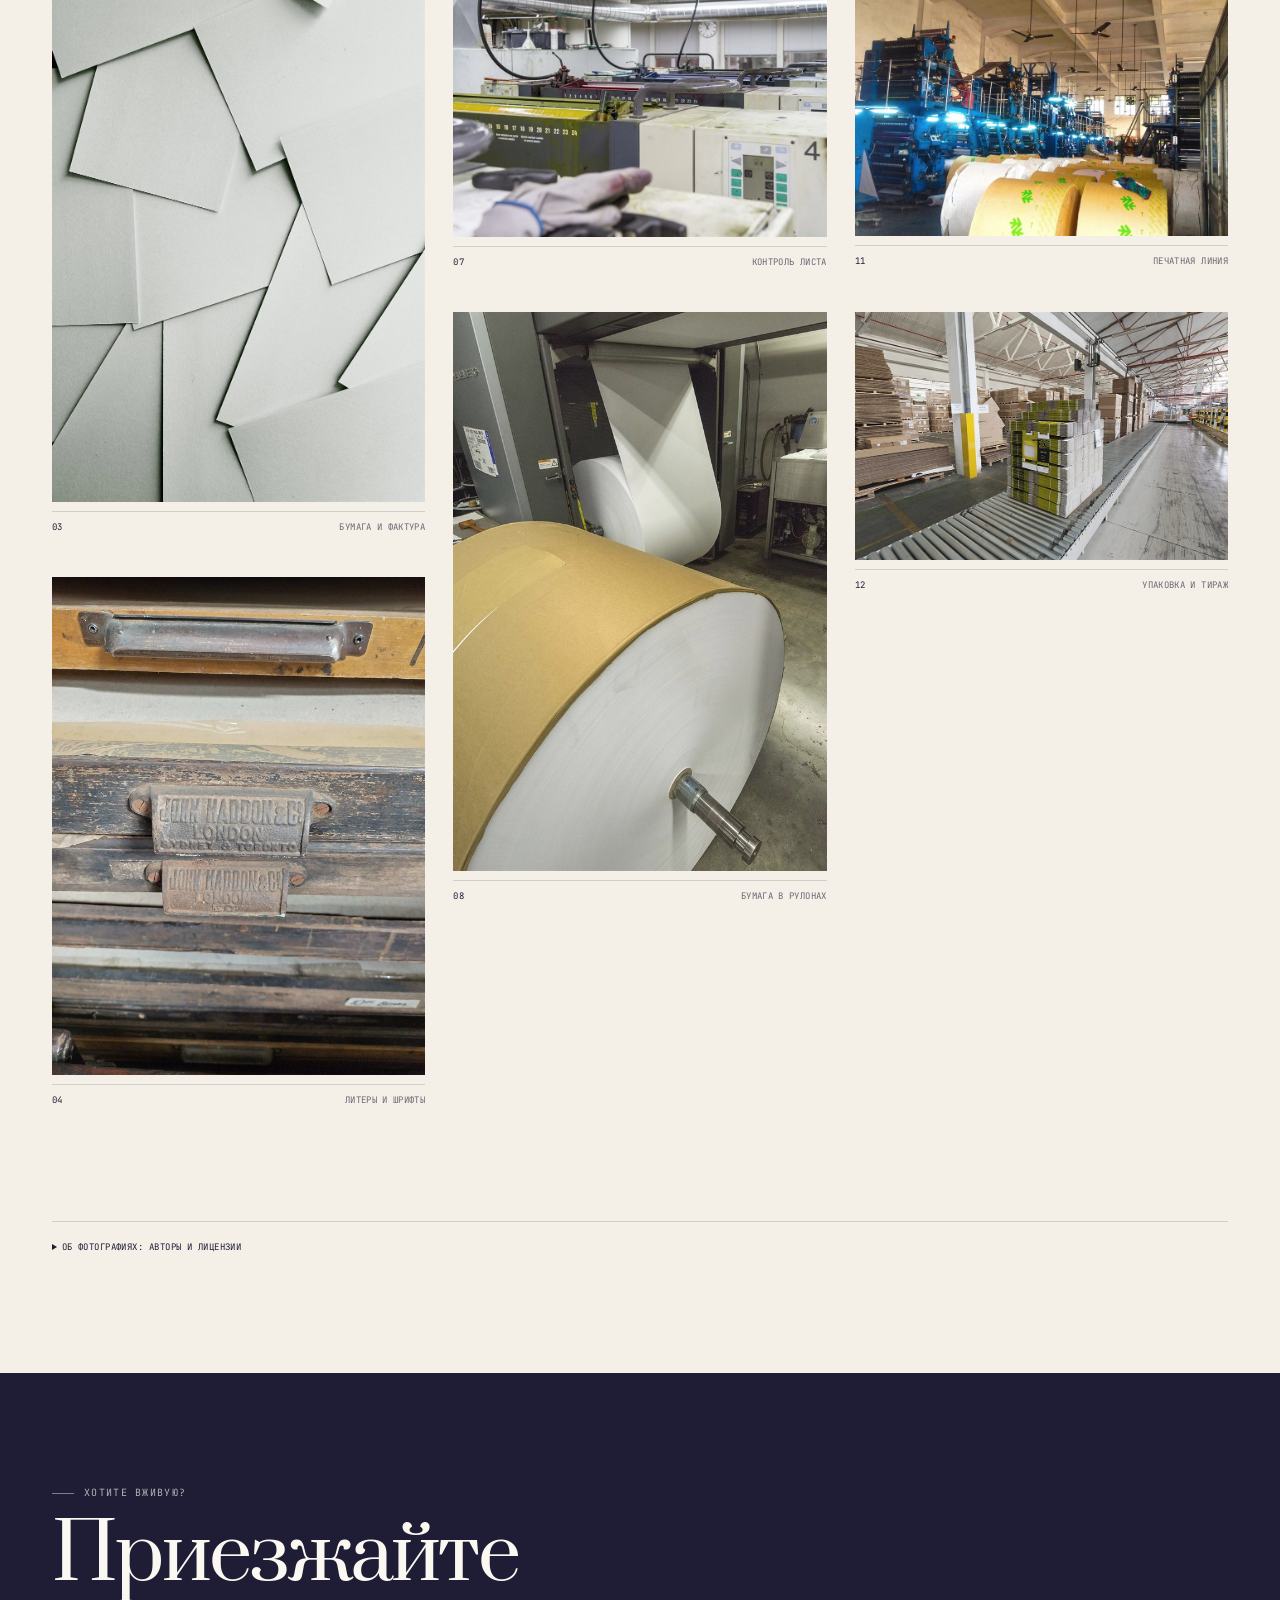
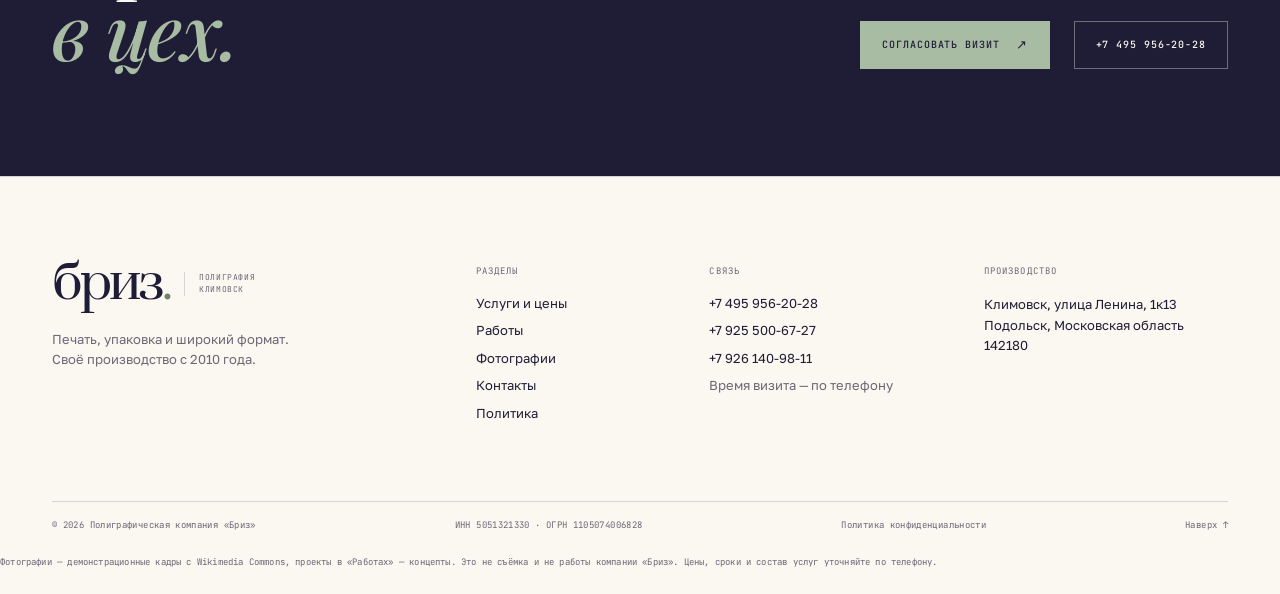
<file: photos.html>
<!DOCTYPE html>
<html lang="ru">
<head>
  <meta charset="utf-8">
  <meta name="viewport" content="width=device-width, initial-scale=1">
  <title>Фотографии — Бриз | Печатный цех крупным планом</title>
  <meta name="description" content="Демонстрационная фотогалерея полиграфического производства: печатные машины, бумага, краска, литеры и готовая упаковка. Фото с Wikimedia Commons.">
  <meta name="theme-color" content="#f4f0e7">
  <meta property="og:type" content="website">
  <meta property="og:title" content="Фотоцех — Бриз">
  <meta property="og:description" content="Бумага, краска, машины и руки. Полиграфия крупным планом.">
  <meta property="og:image" content="assets/photos/modern-press-full.jpg">
  <link rel="icon" type="image/svg+xml" href="favicon.svg">
  <script>document.documentElement.classList.add("js");</script>
  <link rel="stylesheet" href="css/fonts.css">
  <link rel="stylesheet" href="css/site.css">
  <link rel="stylesheet" href="css/pages.css">
</head>
<body id="top">

<a class="skip-link" href="#main">Перейти к содержанию</a>

<div class="utility">
  <div class="shell utility__in">
    <span>Климовск · Подольск · Московская область</span>
    <span class="utility__note">своё производство с 2010 года</span>
    <a href="tel:+74959562028">+7 495 956-20-28</a>
  </div>
</div>

<header class="site-head" data-header>
  <div class="shell site-head__in">
    <a class="brand" href="index.html" aria-label="Бриз — на главную">
      <span class="brand__word">бриз<span>.</span></span>
      <span class="brand__caption">полиграфия<br>Климовск</span>
    </a>

    <button class="menu-toggle" type="button" aria-expanded="false" aria-controls="site-nav" aria-label="Открыть меню" data-menu-toggle>
      <span class="menu-toggle__icon" aria-hidden="true"><span></span><span></span></span>
      <span class="menu-toggle__text">меню</span>
    </button>

    <nav class="site-nav" id="site-nav" aria-label="Основная навигация">
      <span class="site-nav__kicker">Разделы / Бриз</span>
      <a href="services.html"><span>01</span>Услуги</a>
      <a href="portfolio.html"><span>02</span>Работы</a>
      <a href="photos.html" aria-current="page"><span>03</span>Фото</a>
      <a href="contacts.html"><span>04</span>Контакты</a>
      <div class="site-nav__contact">
        <p>Климовск, улица Ленина, 1к13</p>
        <a href="tel:+74959562028">+7 495 956-20-28</a>
        <a class="btn btn--ink btn--sm" href="contacts.html#brief">Обсудить тираж <span aria-hidden="true">↗</span></a>
      </div>
    </nav>

    <div class="site-head__actions">
      <a class="site-head__phone" href="tel:+74959562028">+7 495 956-20-28</a>
      <a class="btn btn--ink btn--sm" href="contacts.html#brief">Обсудить тираж <span aria-hidden="true">↗</span></a>
    </div>
  </div>
</header>

<main id="main">

  <section class="page-hero">
    <div class="shell">
      <nav class="crumbs" aria-label="Хлебные крошки">
        <a href="index.html">Главная</a>
        <span>/</span>
        <span aria-current="page">Фотографии</span>
      </nav>

      <div class="photos-hero">
        <div class="photos-hero__copy">
          <p class="eyebrow"><span>фотогалерея</span> 12 кадров</p>
          <h1>Смотреть<br><em>на бумагу.</em></h1>
          <p class="page-lead">Бумага, краска, машины и руки. Полиграфия — это физика, которую хочется рассмотреть поближе.</p>
          <div class="photos-hero__count">
            <span>демо-кадры</span>
            <span>Wikimedia Commons</span>
            <span>не съёмка компании</span>
          </div>
        </div>

        <div class="photos-hero__collage">
          <figure class="photos-hero__main">
            <img src="assets/photos/magazines-full.jpg" width="1600" height="1068" alt="Журналы на деревянном столе в лучах солнца" fetchpriority="high">
            <figcaption class="photo-caption"><span>журналы / печать</span><span>демо-кадр</span></figcaption>
          </figure>
          <figure class="photos-hero__detail">
            <img src="assets/photos/scattered-paper-thumb.jpg" width="900" height="1293" alt="Листы белой бумаги, разложенные внахлёст" loading="lazy">
            <figcaption class="photo-caption"><span>бумага / фактура</span><span>Wikimedia Commons</span></figcaption>
          </figure>
        </div>
      </div>
    </div>
  </section>

  <section class="photo-gallery-section">
    <div class="shell">
      <div class="gallery">
        <figure class="gallery__item gallery__item--accent">
          <button class="gallery__button" type="button" data-gallery-open data-full="assets/photos/modern-press-full.jpg" data-caption="Печатный аппарат крупным планом: металл, бумага и точность на каждом обороте." data-credit="Andre Robillard / CC0" aria-haspopup="dialog">
            <img src="assets/photos/modern-press-thumb.jpg" width="900" height="600" alt="Печатный аппарат Heidelberg крупным планом" loading="lazy">
          </button>
          <figcaption><span>01</span> Печатный аппарат</figcaption>
        </figure>

        <figure class="gallery__item">
          <button class="gallery__button" type="button" data-gallery-open data-full="assets/photos/press-watermark-full.jpg" data-caption="Печатный цех: оттиски, машина и человек, который отвечает за результат." data-credit="David Peters / CC BY-SA 3.0" aria-haspopup="dialog">
            <img src="assets/photos/press-watermark-thumb.jpg" width="900" height="621" alt="Печатник у офсетной машины с оттисками" loading="lazy">
          </button>
          <figcaption><span>02</span> Печатный цех</figcaption>
        </figure>

        <figure class="gallery__item">
          <button class="gallery__button" type="button" data-gallery-open data-full="assets/photos/scattered-paper-full.jpg" data-caption="Бумага внахлёст: белизна, плотность и фактура — то, что не передаёт экран." data-credit="Brandi Redd / CC0" aria-haspopup="dialog">
            <img src="assets/photos/scattered-paper-thumb.jpg" width="900" height="1293" alt="Листы белой бумаги, разложенные внахлёст" loading="lazy">
          </button>
          <figcaption><span>03</span> Бумага и фактура</figcaption>
        </figure>

        <figure class="gallery__item">
          <button class="gallery__button" type="button" data-gallery-open data-full="assets/photos/type-cases-full.jpg" data-caption="Литеры в ящиках: шрифт как материальный объект." data-credit="Smirkybec / CC BY-SA 4.0" aria-haspopup="dialog">
            <img src="assets/photos/type-cases-thumb.jpg" width="675" height="900" alt="Ящики с металлическими литерами" loading="lazy">
          </button>
          <figcaption><span>04</span> Литеры и шрифты</figcaption>
        </figure>

        <figure class="gallery__item">
          <button class="gallery__button" type="button" data-gallery-open data-full="assets/photos/magazines-full.jpg" data-caption="Свежий тираж на столе: свет, бумага и краска делают всю работу." data-credit="m0851 / CC0" aria-haspopup="dialog">
            <img src="assets/photos/magazines-thumb.jpg" width="900" height="600" alt="Журналы на деревянном столе в лучах солнца" loading="lazy">
          </button>
          <figcaption><span>05</span> Журналы и свет</figcaption>
        </figure>

        <figure class="gallery__item">
          <button class="gallery__button" type="button" data-gallery-open data-full="assets/photos/printing-demo-full.jpg" data-caption="Ручная печать: когда процесс можно потрогать." data-credit="Ian Alexander / CC BY-SA 4.0" aria-haspopup="dialog">
            <img src="assets/photos/printing-demo-thumb.jpg" width="900" height="675" alt="Печатник работает с ручным печатным станком" loading="lazy">
          </button>
          <figcaption><span>06</span> Ручная печать</figcaption>
        </figure>

        <figure class="gallery__item">
          <button class="gallery__button" type="button" data-gallery-open data-full="assets/photos/press-detail-full.jpg" data-caption="Печатная машина вблизи: валы, краска и контроль процесса." data-credit="Aatu Dorochenko / CC BY-SA 4.0" aria-haspopup="dialog">
            <img src="assets/photos/press-detail-thumb.jpg" width="900" height="600" alt="Фрагмент офсетной печатной машины и рука печатника" loading="lazy">
          </button>
          <figcaption><span>07</span> Контроль листа</figcaption>
        </figure>

        <figure class="gallery__item">
          <button class="gallery__button" type="button" data-gallery-open data-full="assets/photos/paper-rolls-full.jpg" data-caption="Рулоны бумаги: тираж начинается задолго до первого оттиска." data-credit="Oregon Department of Transportation / CC BY 2.0" aria-haspopup="dialog">
            <img src="assets/photos/paper-rolls-thumb.jpg" width="601" height="900" alt="Огромные рулоны бумаги на производстве" loading="lazy">
          </button>
          <figcaption><span>08</span> Бумага в рулонах</figcaption>
        </figure>

        <figure class="gallery__item">
          <button class="gallery__button" type="button" data-gallery-open data-full="assets/photos/metal-type-full.jpg" data-caption="Металлический набор: фактура, которая остаётся в памяти." data-credit="Willi Heidelbach / CC BY 2.5" aria-haspopup="dialog">
            <img src="assets/photos/metal-type-thumb.jpg" width="900" height="598" alt="Металлические литеры крупным планом" loading="lazy">
          </button>
          <figcaption><span>09</span> Металлический набор</figcaption>
        </figure>

        <figure class="gallery__item">
          <button class="gallery__button" type="button" data-gallery-open data-full="assets/photos/press-color-full.jpg" data-caption="Красочный аппарат: здесь рождается цвет тиража." data-credit="Romain Salomon / CC BY-SA 4.0" aria-haspopup="dialog">
            <img src="assets/photos/press-color-thumb.jpg" width="900" height="601" alt="Красочный аппарат офсетной машины" loading="lazy">
          </button>
          <figcaption><span>10</span> Краска и цвет</figcaption>
        </figure>

        <figure class="gallery__item">
          <button class="gallery__button" type="button" data-gallery-open data-full="assets/photos/printers-full.jpg" data-caption="Печатная линия: масштаб, который не передать рендером." data-credit="Subhashish Panigrahi / CC BY-SA 4.0" aria-haspopup="dialog">
            <img src="assets/photos/printers-thumb.jpg" width="900" height="675" alt="Промышленная печатная линия" loading="lazy">
          </button>
          <figcaption><span>11</span> Печатная линия</figcaption>
        </figure>

        <figure class="gallery__item">
          <button class="gallery__button" type="button" data-gallery-open data-full="assets/photos/packaging-line-full.jpg" data-caption="Упаковка и тираж: печатные коробки на паллетах." data-credit="SimonK / CC BY-SA 4.0" aria-haspopup="dialog">
            <img src="assets/photos/packaging-line-thumb.jpg" width="900" height="599" alt="Печатные картонные коробки на паллетах" loading="lazy">
          </button>
          <figcaption><span>12</span> Упаковка и тираж</figcaption>
        </figure>
      </div>
    </div>
  </section>

  <div class="shell photo-credits">
    <details>
      <summary>Об фотографиях: авторы и лицензии</summary>
      <ul class="photo-credits__list">
        <li>Andre Robillard — <a href="https://commons.wikimedia.org/wiki/File:Modern_printing_press_(Unsplash).jpg" target="_blank" rel="noopener">Modern printing press</a>, <a href="https://creativecommons.org/publicdomain/zero/1.0/" target="_blank" rel="noopener">CC0</a></li>
        <li>Brandi Redd — <a href="https://commons.wikimedia.org/wiki/File:Scattered_white_paper_(Unsplash).jpg" target="_blank" rel="noopener">Scattered white paper</a>, <a href="https://creativecommons.org/publicdomain/zero/1.0/" target="_blank" rel="noopener">CC0</a></li>
        <li>m0851 — <a href="https://commons.wikimedia.org/wiki/File:Designer_style_magazines_(Unsplash).jpg" target="_blank" rel="noopener">Designer style magazines</a>, <a href="https://creativecommons.org/publicdomain/zero/1.0/" target="_blank" rel="noopener">CC0</a></li>
        <li>Julo — <a href="https://commons.wikimedia.org/wiki/File:Yellow%26Magenta_coldset_offset_inks.JPG" target="_blank" rel="noopener">Yellow &amp; Magenta coldset offset inks</a>, общественное достояние</li>
        <li>David Peters — <a href="https://commons.wikimedia.org/wiki/File:Offset_printing_at_Watermark_Press,_San_Francisco,_California.jpg" target="_blank" rel="noopener">Watermark Press</a>, <a href="https://creativecommons.org/licenses/by-sa/3.0/" target="_blank" rel="noopener">CC BY-SA 3.0</a></li>
        <li>Oregon Department of Transportation — <a href="https://commons.wikimedia.org/wiki/File:Huge_rolls_of_paper_for_printing_the_state_map_(52853619942).jpg" target="_blank" rel="noopener">Paper rolls</a>, <a href="https://creativecommons.org/licenses/by/2.0/" target="_blank" rel="noopener">CC BY 2.0</a></li>
        <li>Ian Alexander — <a href="https://commons.wikimedia.org/wiki/File:Printing_demo_at_Cherryburn.jpg" target="_blank" rel="noopener">Printing demo</a>, <a href="https://creativecommons.org/licenses/by-sa/4.0/" target="_blank" rel="noopener">CC BY-SA 4.0</a></li>
        <li>Smirkybec — <a href="https://commons.wikimedia.org/wiki/File:Letterpress_drawers_01.jpg" target="_blank" rel="noopener">Letterpress drawers</a>, <a href="https://creativecommons.org/licenses/by-sa/4.0/" target="_blank" rel="noopener">CC BY-SA 4.0</a></li>
        <li>Aatu Dorochenko — <a href="https://commons.wikimedia.org/wiki/File:Offset_printing_press_2.jpg" target="_blank" rel="noopener">Offset printing press</a>, <a href="https://creativecommons.org/licenses/by-sa/4.0/" target="_blank" rel="noopener">CC BY-SA 4.0</a></li>
        <li>Willi Heidelbach — <a href="https://commons.wikimedia.org/wiki/File:Metal_movable_type.jpg" target="_blank" rel="noopener">Metal movable type</a>, <a href="https://creativecommons.org/licenses/by/2.5/" target="_blank" rel="noopener">CC BY 2.5</a></li>
        <li>Subhashish Panigrahi — <a href="https://commons.wikimedia.org/wiki/File:Offset_printers_in_Sambad_Press_in_Bhubaneswar,_Odisha,_India.jpg" target="_blank" rel="noopener">Offset printers</a>, <a href="https://creativecommons.org/licenses/by-sa/4.0/" target="_blank" rel="noopener">CC BY-SA 4.0</a></li>
        <li>Romain Salomon — <a href="https://commons.wikimedia.org/wiki/File:Offset_press_4_color.jpg" target="_blank" rel="noopener">Offset press 4 color</a>, <a href="https://creativecommons.org/licenses/by-sa/4.0/" target="_blank" rel="noopener">CC BY-SA 4.0</a></li>
        <li>SimonK — <a href="https://commons.wikimedia.org/wiki/File:American_boxes_palletised.jpg" target="_blank" rel="noopener">American boxes palletised</a>, <a href="https://creativecommons.org/licenses/by-sa/4.0/" target="_blank" rel="noopener">CC BY-SA 4.0</a></li>
        <li>Coylegenec — <a href="https://commons.wikimedia.org/wiki/File:Digital_Printing_Press.JPG" target="_blank" rel="noopener">Digital printing press</a>, <a href="https://creativecommons.org/licenses/by-sa/3.0/" target="_blank" rel="noopener">CC BY-SA 3.0</a></li>
        <li>Dinkun Chen — <a href="https://commons.wikimedia.org/wiki/File:Canon_imagePROGRAF_TX-5310_LARGE_FORMAT_PRINTER.jpg" target="_blank" rel="noopener">Canon imagePROGRAF large format printer</a>, <a href="https://creativecommons.org/licenses/by-sa/4.0/" target="_blank" rel="noopener">CC BY-SA 4.0</a></li>
      </ul>
      <p>Демонстрационные кадры с Wikimedia Commons показывают процессы и материалы, но не являются съёмкой компании «Бриз». Для публикации сайта компании их стоит заменить собственной съёмкой цеха. Изображения масштабированы; производные распространяются по тем же лицензиям.</p>
    </details>
  </div>

  <section class="page-cta">
    <div class="shell page-cta__in">
      <div>
        <p class="eyebrow eyebrow--light">хотите вживую?</p>
        <h2>Приезжайте<br><em>в цех.</em></h2>
      </div>
      <div class="page-cta__actions">
        <a class="btn btn--sage" href="contacts.html#brief">Согласовать визит <span aria-hidden="true">↗</span></a>
        <a class="btn btn--line" href="tel:+74959562028">+7 495 956-20-28</a>
      </div>
    </div>
  </section>

</main>

<dialog class="lightbox" data-lightbox aria-label="Просмотр фотографии">
  <div class="lightbox__inner">
    <div class="lightbox__topbar">
      <span class="lightbox__count" data-lightbox-count>01 / 12</span>
      <button class="lightbox__close" type="button" data-lightbox-close>Закрыть <span aria-hidden="true">×</span></button>
    </div>
    <div class="lightbox__stage">
      <button class="lightbox__nav lightbox__nav--prev" type="button" data-lightbox-prev aria-label="Предыдущее фото">←</button>
      <img class="lightbox__image" data-lightbox-image src="assets/photos/modern-press-full.jpg" width="1600" height="1067" alt="Демонстрационная фотография печатного производства">
      <button class="lightbox__nav lightbox__nav--next" type="button" data-lightbox-next aria-label="Следующее фото">→</button>
    </div>
    <div class="lightbox__bar">
      <p class="lightbox__caption" data-lightbox-caption>Печатный аппарат крупным планом: металл, бумага и точность на каждом обороте.</p>
      <span class="lightbox__credit" data-lightbox-credit>Andre Robillard / CC0</span>
    </div>
  </div>
</dialog>

<footer class="site-foot">
  <div class="shell site-foot__top">
    <div class="site-foot__brand">
      <a class="brand brand--footer" href="index.html" aria-label="Бриз — на главную">
        <span class="brand__word">бриз<span>.</span></span>
        <span class="brand__caption">полиграфия<br>Климовск</span>
      </a>
      <p>Печать, упаковка и широкий формат.<br>Своё производство с 2010 года.</p>
    </div>

    <div class="site-foot__col">
      <h2>Разделы</h2>
      <ul>
        <li><a href="services.html">Услуги и цены</a></li>
        <li><a href="portfolio.html">Работы</a></li>
        <li><a href="photos.html">Фотографии</a></li>
        <li><a href="contacts.html">Контакты</a></li>
        <li><a href="privacy.html">Политика</a></li>
      </ul>
    </div>

    <div class="site-foot__col">
      <h2>Связь</h2>
      <ul>
        <li><a href="tel:+74959562028">+7 495 956-20-28</a></li>
        <li><a href="tel:+79255006727">+7 925 500-67-27</a></li>
        <li><a href="tel:+79261409811">+7 926 140-98-11</a></li>
        <li><span>Время визита — по телефону</span></li>
      </ul>
    </div>

    <div class="site-foot__col site-foot__col--address">
      <h2>Производство</h2>
      <address>Климовск, улица Ленина, 1к13<br>Подольск, Московская область<br>142180</address>
    </div>
  </div>

  <div class="shell site-foot__bottom">
    <span>© <span data-year>2026</span> Полиграфическая компания «Бриз»</span>
    <span>ИНН 5051321330 · ОГРН 1105074006828</span>
    <a href="privacy.html">Политика конфиденциальности</a>
    <a href="#top">Наверх ↑</a>
  </div>

  <p class="shell site-foot__disclaimer">Фотографии — демонстрационные кадры с Wikimedia Commons, проекты в «Работах» — концепты. Это не съёмка и не работы компании «Бриз». Цены, сроки и состав услуг уточняйте по телефону.</p>
</footer>

<script src="js/main.js"></script>
</body>
</html>
</file>
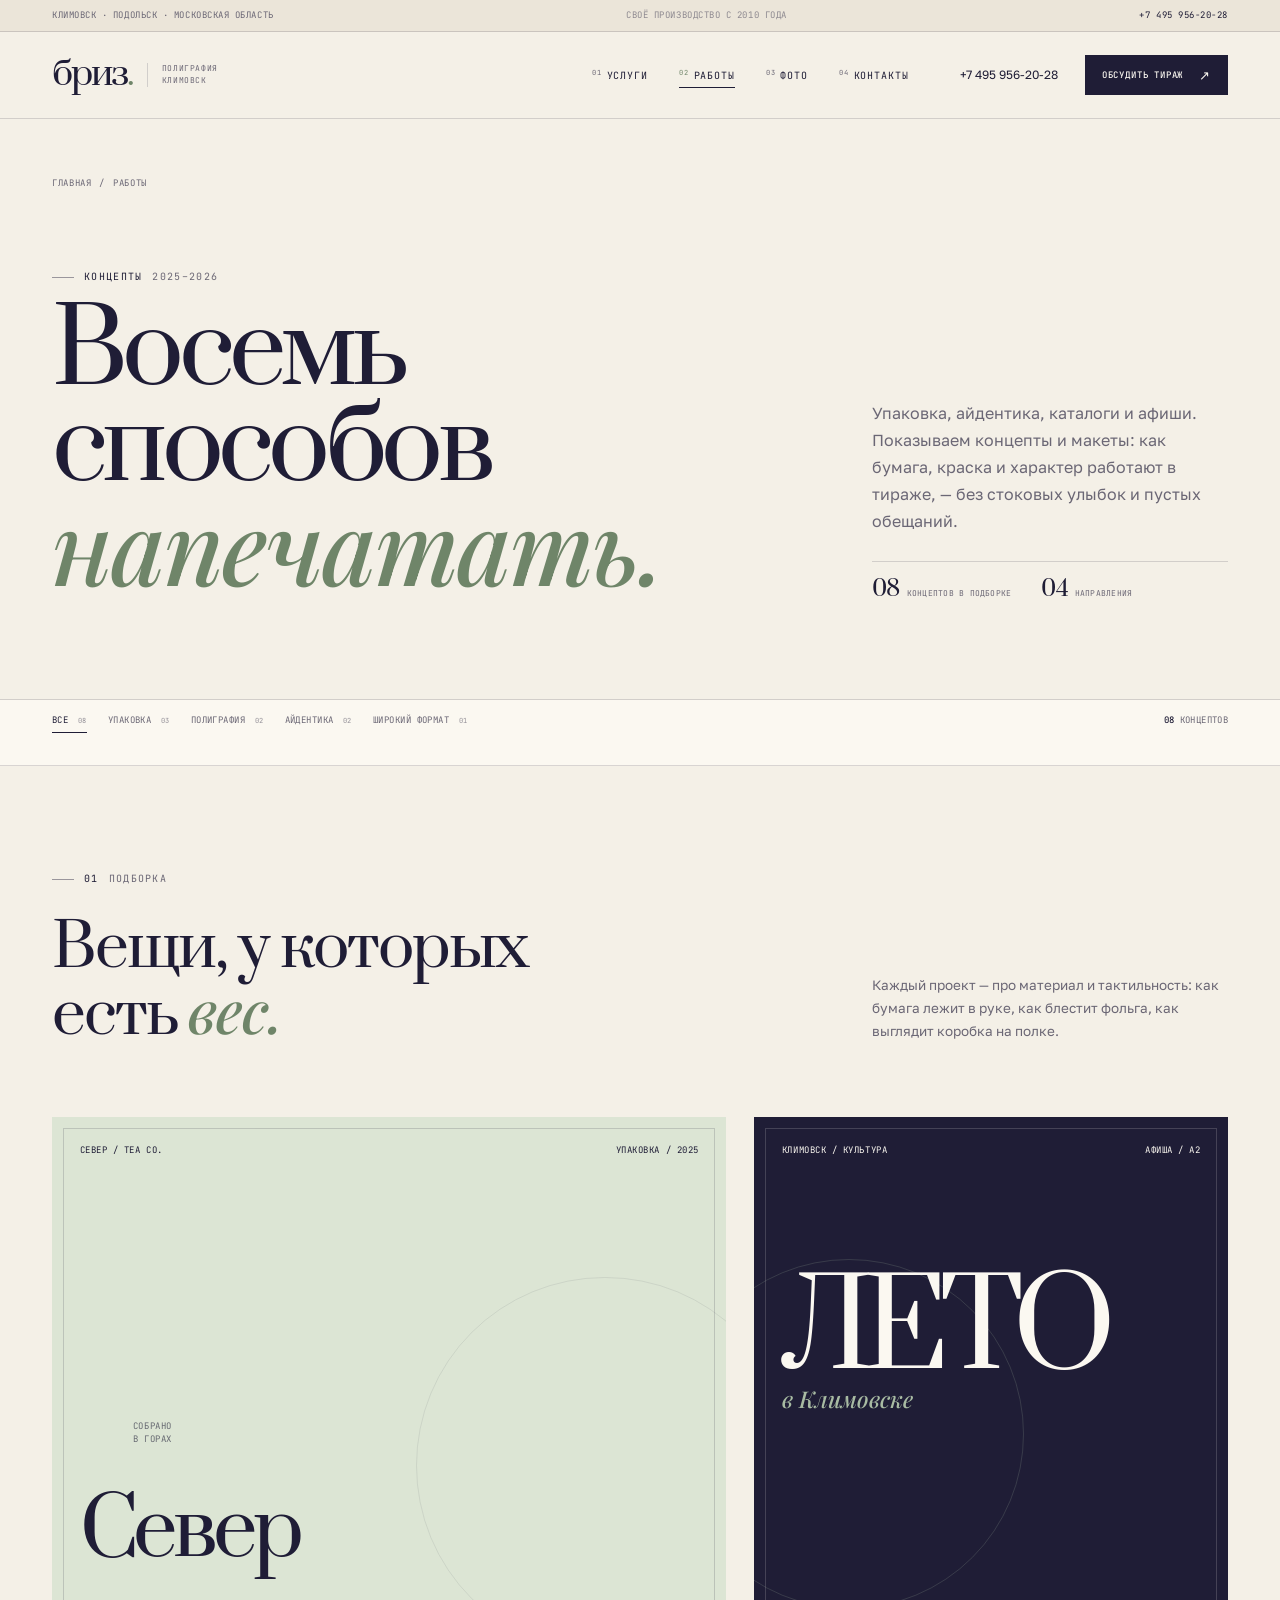
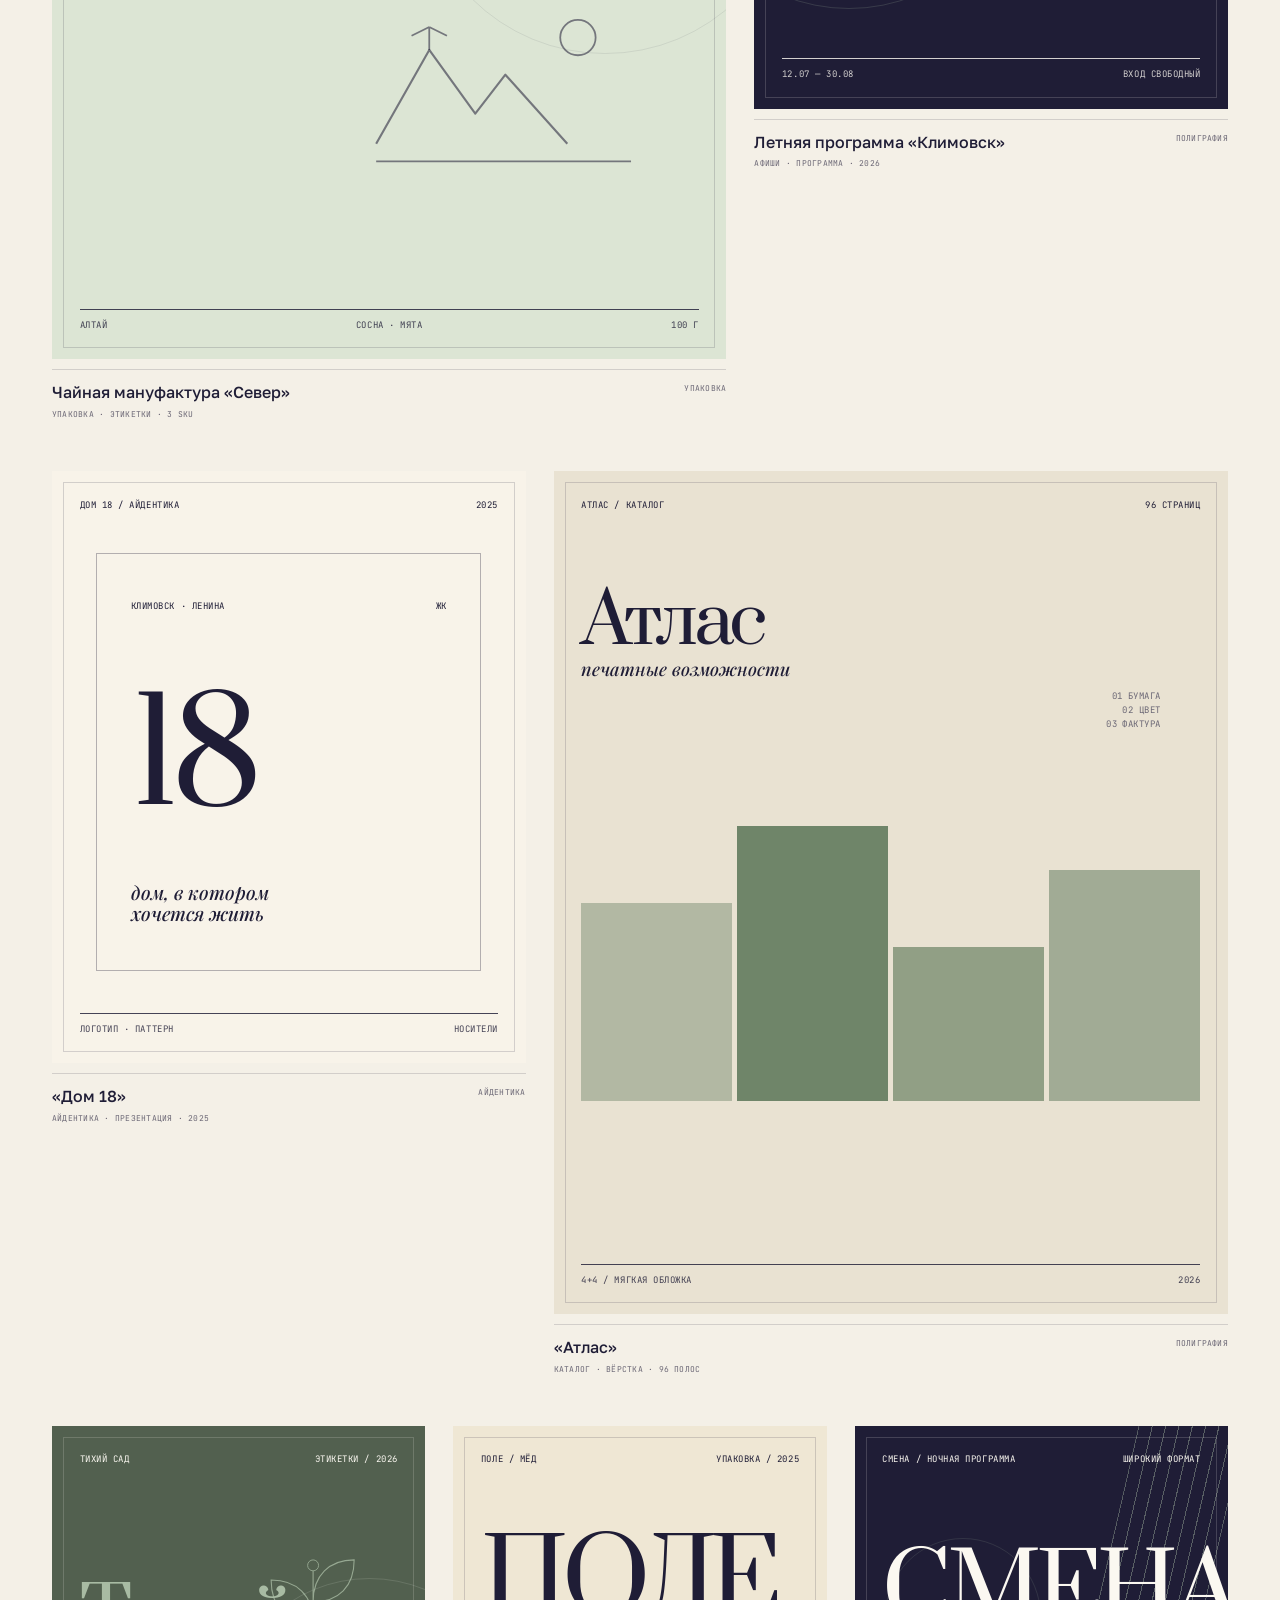
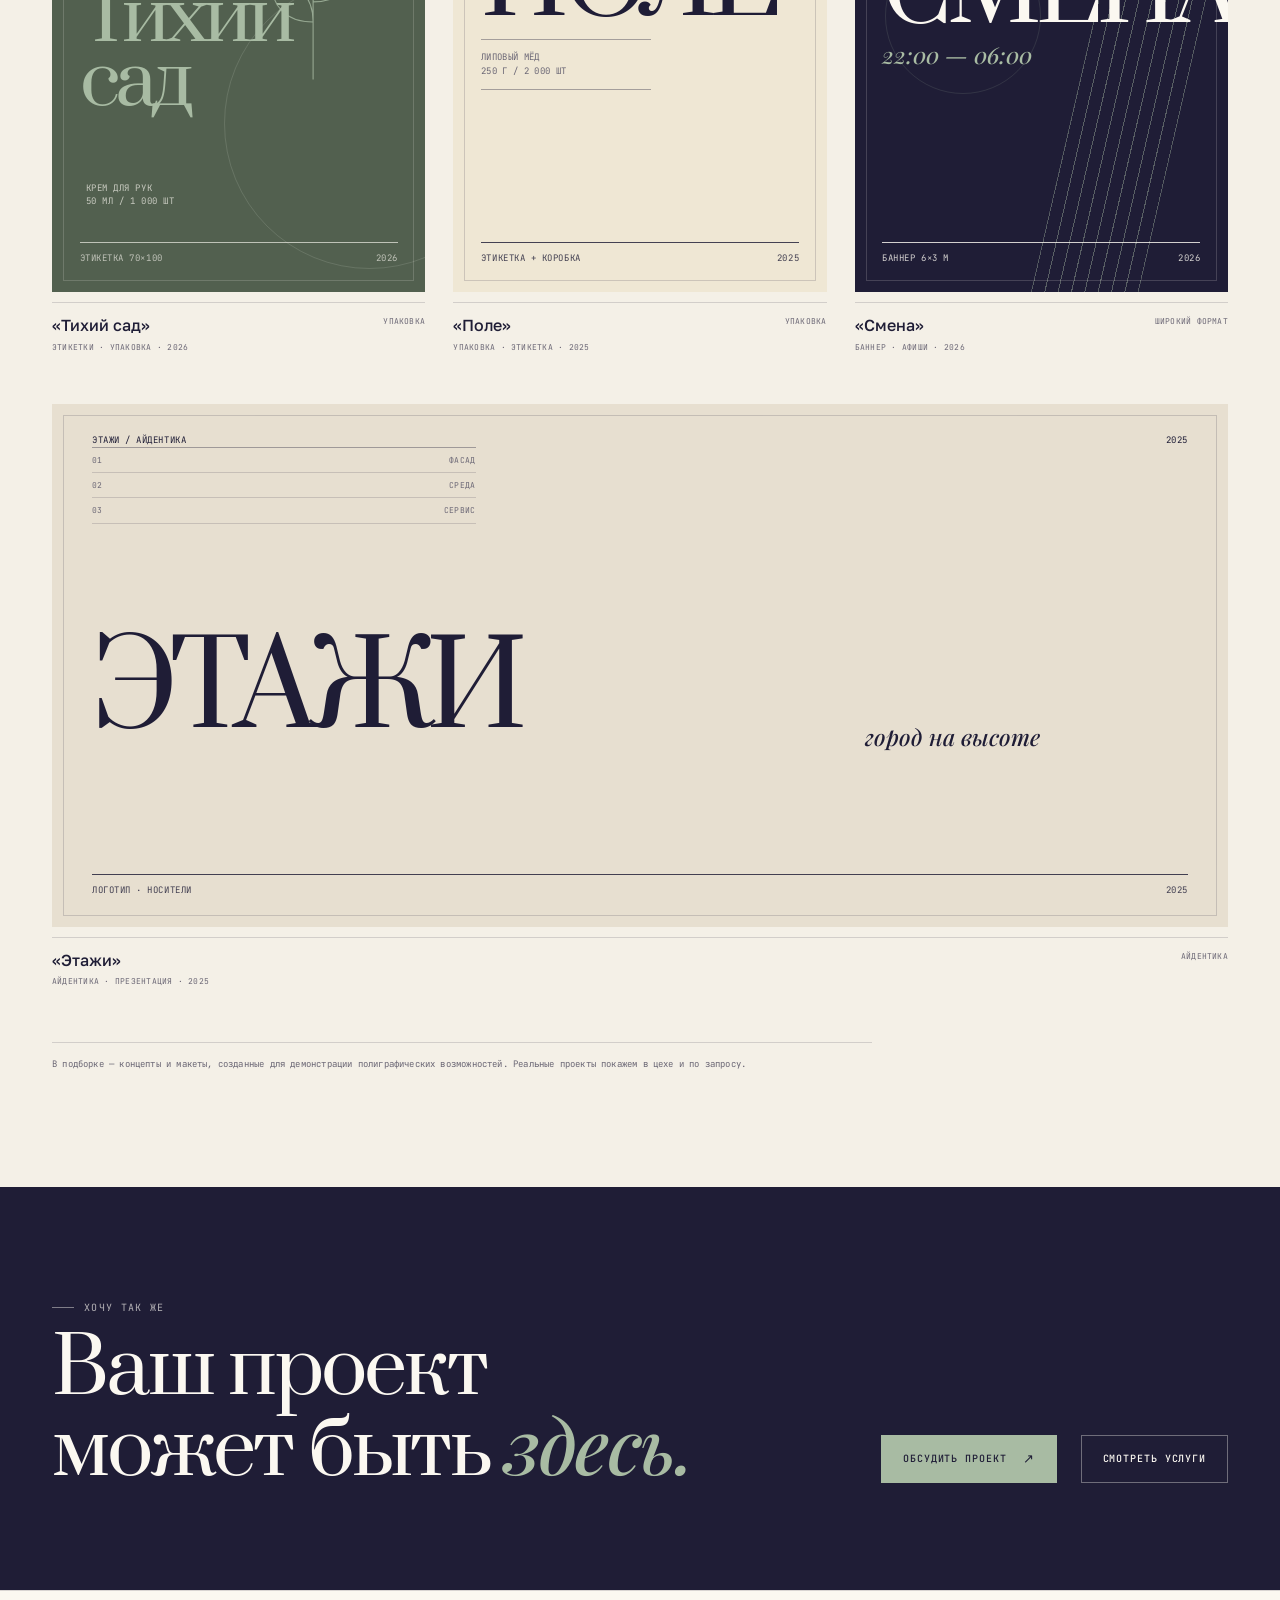
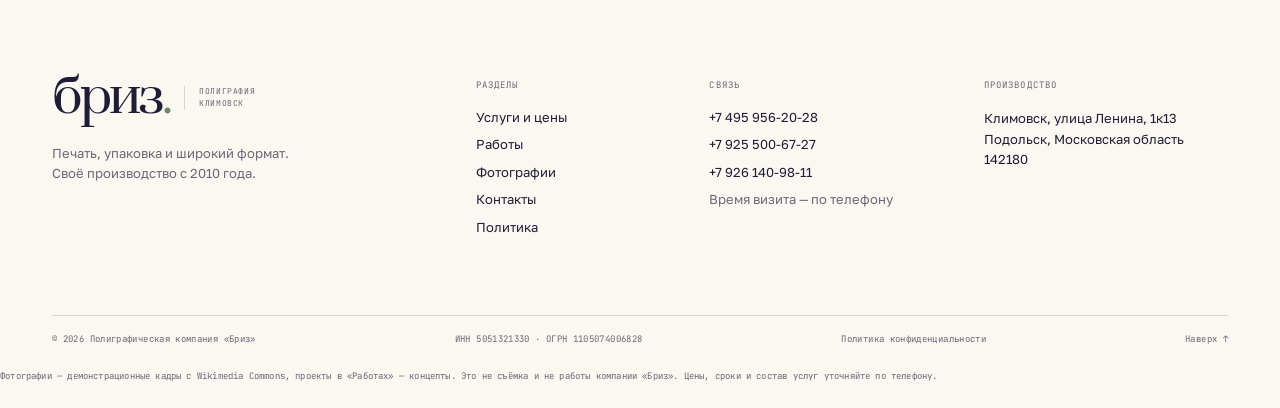
<file: portfolio.html>
<!DOCTYPE html>
<html lang="ru">
<head>
  <meta charset="utf-8">
  <meta name="viewport" content="width=device-width, initial-scale=1">
  <title>Работы — Бриз | Упаковка, айдентика и полиграфия</title>
  <meta name="description" content="Подборка демонстрационных концептов для полиграфии: упаковка, этикетки, афиши, каталоги, айдентика и широкий формат. Не реальные работы компании.">
  <meta name="theme-color" content="#f4f0e7">
  <meta property="og:type" content="website">
  <meta property="og:title" content="Работы — концепты полиграфии «Бриз»">
  <meta property="og:description" content="Упаковка, айдентика и полиграфия, в которых есть бумага, краска и характер. Демонстрационные концепты.">
  <meta property="og:image" content="assets/photos/press-color-full.jpg">
  <link rel="icon" type="image/svg+xml" href="favicon.svg">
  <script>document.documentElement.classList.add("js");</script>
  <link rel="stylesheet" href="css/fonts.css">
  <link rel="stylesheet" href="css/site.css">
  <link rel="stylesheet" href="css/pages.css">
</head>
<body id="top">

<a class="skip-link" href="#main">Перейти к содержанию</a>

<div class="utility">
  <div class="shell utility__in">
    <span>Климовск · Подольск · Московская область</span>
    <span class="utility__note">своё производство с 2010 года</span>
    <a href="tel:+74959562028">+7 495 956-20-28</a>
  </div>
</div>

<header class="site-head" data-header>
  <div class="shell site-head__in">
    <a class="brand" href="index.html" aria-label="Бриз — на главную">
      <span class="brand__word">бриз<span>.</span></span>
      <span class="brand__caption">полиграфия<br>Климовск</span>
    </a>

    <button class="menu-toggle" type="button" aria-expanded="false" aria-controls="site-nav" aria-label="Открыть меню" data-menu-toggle>
      <span class="menu-toggle__icon" aria-hidden="true"><span></span><span></span></span>
      <span class="menu-toggle__text">меню</span>
    </button>

    <nav class="site-nav" id="site-nav" aria-label="Основная навигация">
      <span class="site-nav__kicker">Разделы / Бриз</span>
      <a href="services.html"><span>01</span>Услуги</a>
      <a href="portfolio.html" aria-current="page"><span>02</span>Работы</a>
      <a href="photos.html"><span>03</span>Фото</a>
      <a href="contacts.html"><span>04</span>Контакты</a>
      <div class="site-nav__contact">
        <p>Климовск, улица Ленина, 1к13</p>
        <a href="tel:+74959562028">+7 495 956-20-28</a>
        <a class="btn btn--ink btn--sm" href="contacts.html#brief">Обсудить тираж <span aria-hidden="true">↗</span></a>
      </div>
    </nav>

    <div class="site-head__actions">
      <a class="site-head__phone" href="tel:+74959562028">+7 495 956-20-28</a>
      <a class="btn btn--ink btn--sm" href="contacts.html#brief">Обсудить тираж <span aria-hidden="true">↗</span></a>
    </div>
  </div>
</header>

<main id="main">

  <section class="page-hero">
    <div class="shell">
      <nav class="crumbs" aria-label="Хлебные крошки">
        <a href="index.html">Главная</a>
        <span>/</span>
        <span aria-current="page">Работы</span>
      </nav>
      <div class="page-hero__grid">
        <div>
          <p class="eyebrow"><span>концепты</span> 2025–2026</p>
          <h1>Восемь<br>способов<br><em>напечатать.</em></h1>
        </div>
        <div class="page-hero__aside">
          <p class="page-lead">Упаковка, айдентика, каталоги и афиши. Показываем концепты и макеты: как бумага, краска и характер работают в тираже, — без стоковых улыбок и пустых обещаний.</p>
          <div class="page-meta">
            <div><strong>08</strong><span>концептов в подборке</span></div>
            <div><strong>04</strong><span>направления</span></div>
          </div>
        </div>
      </div>
    </div>
  </section>

  <div class="works-filters">
    <div class="shell works-toolbar">
      <div class="filter-bar" role="group" aria-label="Фильтровать работы">
        <button class="filter-btn is-active" type="button" data-filter="all" aria-pressed="true">Все <span>08</span></button>
        <button class="filter-btn" type="button" data-filter="packaging" aria-pressed="false">Упаковка <span>03</span></button>
        <button class="filter-btn" type="button" data-filter="print" aria-pressed="false">Полиграфия <span>02</span></button>
        <button class="filter-btn" type="button" data-filter="identity" aria-pressed="false">Айдентика <span>02</span></button>
        <button class="filter-btn" type="button" data-filter="wide" aria-pressed="false">Широкий формат <span>01</span></button>
      </div>
      <p class="works-count" aria-live="polite"><strong data-work-count>08</strong> концептов</p>
    </div>
  </div>

  <section class="works-page">
    <div class="shell">
      <div class="works-page__intro">
        <div>
          <p class="eyebrow"><span>01</span> подборка</p>
          <h2>Вещи, у которых<br>есть <em>вес.</em></h2>
        </div>
        <p>Каждый проект — про материал и тактильность: как бумага лежит в руке, как блестит фольга, как выглядит коробка на полке.</p>
      </div>

      <div class="works-grid--page">
        <article class="work-card work-card--span-7" id="project-tea" data-category="packaging">
          <div class="work-card__media">
            <div class="cover cover--tea">
              <span class="cover__marks" aria-hidden="true"></span>
              <div class="cover__top"><span>Север / tea co.</span><span>упаковка / 2025</span></div>
              <span class="cover__orb" aria-hidden="true"></span>
              <svg class="cover__art" viewBox="0 0 160 110" fill="none" aria-hidden="true">
                <path d="M8 88 38 35l26 36 17-22 35 39" stroke="currentColor" stroke-width="1.2" stroke-linejoin="round"/>
                <path d="M8 98h144" stroke="currentColor" stroke-width="1"/>
                <path d="M38 35V22M38 22l-10 5M38 22l10 5" stroke="currentColor" stroke-width="1"/>
                <circle cx="122" cy="28" r="10" stroke="currentColor" stroke-width="1"/>
              </svg>
              <strong class="cover__display">Север</strong>
              <span class="cover__tag">собрано<br>в горах</span>
              <div class="cover__bottom"><span>Алтай</span><span>сосна · мята</span><span>100 г</span></div>
            </div>
          </div>
          <div class="work-card__info">
            <div><h3>Чайная мануфактура «Север»</h3><p>упаковка · этикетки · 3 SKU</p></div>
            <span class="work-card__cat">упаковка</span>
          </div>
        </article>

        <article class="work-card work-card--span-5" id="project-summer" data-category="print">
          <div class="work-card__media">
            <div class="cover cover--poster">
              <span class="cover__marks" aria-hidden="true"></span>
              <div class="cover__top"><span>Климовск / культура</span><span>афиша / А2</span></div>
              <span class="cover__orb" aria-hidden="true"></span>
              <strong class="cover__display">ЛЕТО</strong>
              <span class="cover__serif">в Климовске</span>
              <div class="cover__bottom"><span>12.07 — 30.08</span><span>вход свободный</span></div>
            </div>
          </div>
          <div class="work-card__info">
            <div><h3>Летняя программа «Климовск»</h3><p>афиши · программа · 2026</p></div>
            <span class="work-card__cat">полиграфия</span>
          </div>
        </article>

        <article class="work-card work-card--span-5" id="project-house" data-category="identity">
          <div class="work-card__media">
            <div class="cover cover--identity">
              <span class="cover__marks" aria-hidden="true"></span>
              <div class="cover__top"><span>Дом 18 / айдентика</span><span>2025</span></div>
              <div class="cover__card">
                <span class="cover__top"><span>Климовск · Ленина</span><span>ЖК</span></span>
                <strong class="cover__display">18</strong>
                <span class="cover__serif">дом, в котором<br>хочется жить</span>
              </div>
              <div class="cover__bottom"><span>логотип · паттерн</span><span>носители</span></div>
            </div>
          </div>
          <div class="work-card__info">
            <div><h3>«Дом 18»</h3><p>айдентика · презентация · 2025</p></div>
            <span class="work-card__cat">айдентика</span>
          </div>
        </article>

        <article class="work-card work-card--span-7" id="project-atlas" data-category="print">
          <div class="work-card__media">
            <div class="cover cover--atlas">
              <span class="cover__marks" aria-hidden="true"></span>
              <div class="cover__top"><span>Атлас / каталог</span><span>96 страниц</span></div>
              <div class="cover__side">01 бумага<br>02 цвет<br>03 фактура</div>
              <strong class="cover__display">Атлас</strong>
              <span class="cover__serif">печатные возможности</span>
              <div class="cover__bars" aria-hidden="true"><i></i><i></i><i></i><i></i></div>
              <div class="cover__bottom"><span>4+4 / мягкая обложка</span><span>2026</span></div>
            </div>
          </div>
          <div class="work-card__info">
            <div><h3>«Атлас»</h3><p>каталог · вёрстка · 96 полос</p></div>
            <span class="work-card__cat">полиграфия</span>
          </div>
        </article>

        <article class="work-card work-card--span-4" id="project-garden" data-category="packaging">
          <div class="work-card__media">
            <div class="cover cover--garden">
              <span class="cover__marks" aria-hidden="true"></span>
              <div class="cover__top"><span>Тихий сад</span><span>этикетки / 2026</span></div>
              <span class="cover__orb" aria-hidden="true"></span>
              <svg class="cover__art" viewBox="0 0 180 160" fill="none" aria-hidden="true">
                <path d="M90 155V36M90 92c-30 0-46-17-46-46 28 0 46 17 46 46ZM90 70c28 0 45-17 45-46-27 0-45 17-45 46Z" stroke="currentColor" stroke-width="1.2"/>
                <circle cx="90" cy="30" r="6" stroke="currentColor" stroke-width="1"/>
              </svg>
              <strong class="cover__display">Тихий<br>сад</strong>
              <span class="cover__label">крем для рук<br>50 мл / 1 000 шт</span>
              <div class="cover__bottom"><span>этикетка 70×100</span><span>2026</span></div>
            </div>
          </div>
          <div class="work-card__info">
            <div><h3>«Тихий сад»</h3><p>этикетки · упаковка · 2026</p></div>
            <span class="work-card__cat">упаковка</span>
          </div>
        </article>

        <article class="work-card work-card--span-4" id="project-field" data-category="packaging">
          <div class="work-card__media">
            <div class="cover cover--field">
              <span class="cover__marks" aria-hidden="true"></span>
              <div class="cover__top"><span>Поле / мёд</span><span>упаковка / 2025</span></div>
              <strong class="cover__display">ПОЛЕ</strong>
              <span class="cover__card">липовый мёд<br>250 г / 2 000 шт</span>
              <div class="cover__bottom"><span>этикетка + коробка</span><span>2025</span></div>
            </div>
          </div>
          <div class="work-card__info">
            <div><h3>«Поле»</h3><p>упаковка · этикетка · 2025</p></div>
            <span class="work-card__cat">упаковка</span>
          </div>
        </article>

        <article class="work-card work-card--span-4" id="project-shift" data-category="wide">
          <div class="work-card__media">
            <div class="cover cover--shift">
              <span class="cover__marks" aria-hidden="true"></span>
              <div class="cover__top"><span>Смена / ночная программа</span><span>широкий формат</span></div>
              <span class="cover__orb" aria-hidden="true"></span>
              <strong class="cover__display">СМЕНА</strong>
              <span class="cover__serif">22:00 — 06:00</span>
              <span class="cover__stripes" aria-hidden="true"></span>
              <div class="cover__bottom"><span>баннер 6×3 м</span><span>2026</span></div>
            </div>
          </div>
          <div class="work-card__info">
            <div><h3>«Смена»</h3><p>баннер · афиши · 2026</p></div>
            <span class="work-card__cat">широкий формат</span>
          </div>
        </article>

        <article class="work-card work-card--span-12" id="project-floors" data-category="identity">
          <div class="work-card__media">
            <div class="cover cover--floors">
              <span class="cover__marks" aria-hidden="true"></span>
              <div class="cover__top"><span>Этажи / айдентика</span><span>2025</span></div>
              <div class="cover__stack" aria-hidden="true"><i>01 <span>фасад</span></i><i>02 <span>среда</span></i><i>03 <span>сервис</span></i></div>
              <strong class="cover__display">ЭТАЖИ</strong>
              <span class="cover__serif">город на высоте</span>
              <div class="cover__bottom"><span>логотип · носители</span><span>2025</span></div>
            </div>
          </div>
          <div class="work-card__info">
            <div><h3>«Этажи»</h3><p>айдентика · презентация · 2025</p></div>
            <span class="work-card__cat">айдентика</span>
          </div>
        </article>
      </div>

      <p class="works-note">В подборке — концепты и макеты, созданные для демонстрации полиграфических возможностей. Реальные проекты покажем в цехе и по запросу.</p>
    </div>
  </section>

  <section class="page-cta">
    <div class="shell page-cta__in">
      <div>
        <p class="eyebrow eyebrow--light">хочу так же</p>
        <h2>Ваш проект<br>может быть <em>здесь.</em></h2>
      </div>
      <div class="page-cta__actions">
        <a class="btn btn--sage" href="contacts.html#brief">Обсудить проект <span aria-hidden="true">↗</span></a>
        <a class="btn btn--line" href="services.html">Смотреть услуги</a>
      </div>
    </div>
  </section>

</main>

<footer class="site-foot">
  <div class="shell site-foot__top">
    <div class="site-foot__brand">
      <a class="brand brand--footer" href="index.html" aria-label="Бриз — на главную">
        <span class="brand__word">бриз<span>.</span></span>
        <span class="brand__caption">полиграфия<br>Климовск</span>
      </a>
      <p>Печать, упаковка и широкий формат.<br>Своё производство с 2010 года.</p>
    </div>

    <div class="site-foot__col">
      <h2>Разделы</h2>
      <ul>
        <li><a href="services.html">Услуги и цены</a></li>
        <li><a href="portfolio.html">Работы</a></li>
        <li><a href="photos.html">Фотографии</a></li>
        <li><a href="contacts.html">Контакты</a></li>
        <li><a href="privacy.html">Политика</a></li>
      </ul>
    </div>

    <div class="site-foot__col">
      <h2>Связь</h2>
      <ul>
        <li><a href="tel:+74959562028">+7 495 956-20-28</a></li>
        <li><a href="tel:+79255006727">+7 925 500-67-27</a></li>
        <li><a href="tel:+79261409811">+7 926 140-98-11</a></li>
        <li><span>Время визита — по телефону</span></li>
      </ul>
    </div>

    <div class="site-foot__col site-foot__col--address">
      <h2>Производство</h2>
      <address>Климовск, улица Ленина, 1к13<br>Подольск, Московская область<br>142180</address>
    </div>
  </div>

  <div class="shell site-foot__bottom">
    <span>© <span data-year>2026</span> Полиграфическая компания «Бриз»</span>
    <span>ИНН 5051321330 · ОГРН 1105074006828</span>
    <a href="privacy.html">Политика конфиденциальности</a>
    <a href="#top">Наверх ↑</a>
  </div>

  <p class="shell site-foot__disclaimer">Фотографии — демонстрационные кадры с Wikimedia Commons, проекты в «Работах» — концепты. Это не съёмка и не работы компании «Бриз». Цены, сроки и состав услуг уточняйте по телефону.</p>
</footer>

<script src="js/main.js"></script>
</body>
</html>
</file>
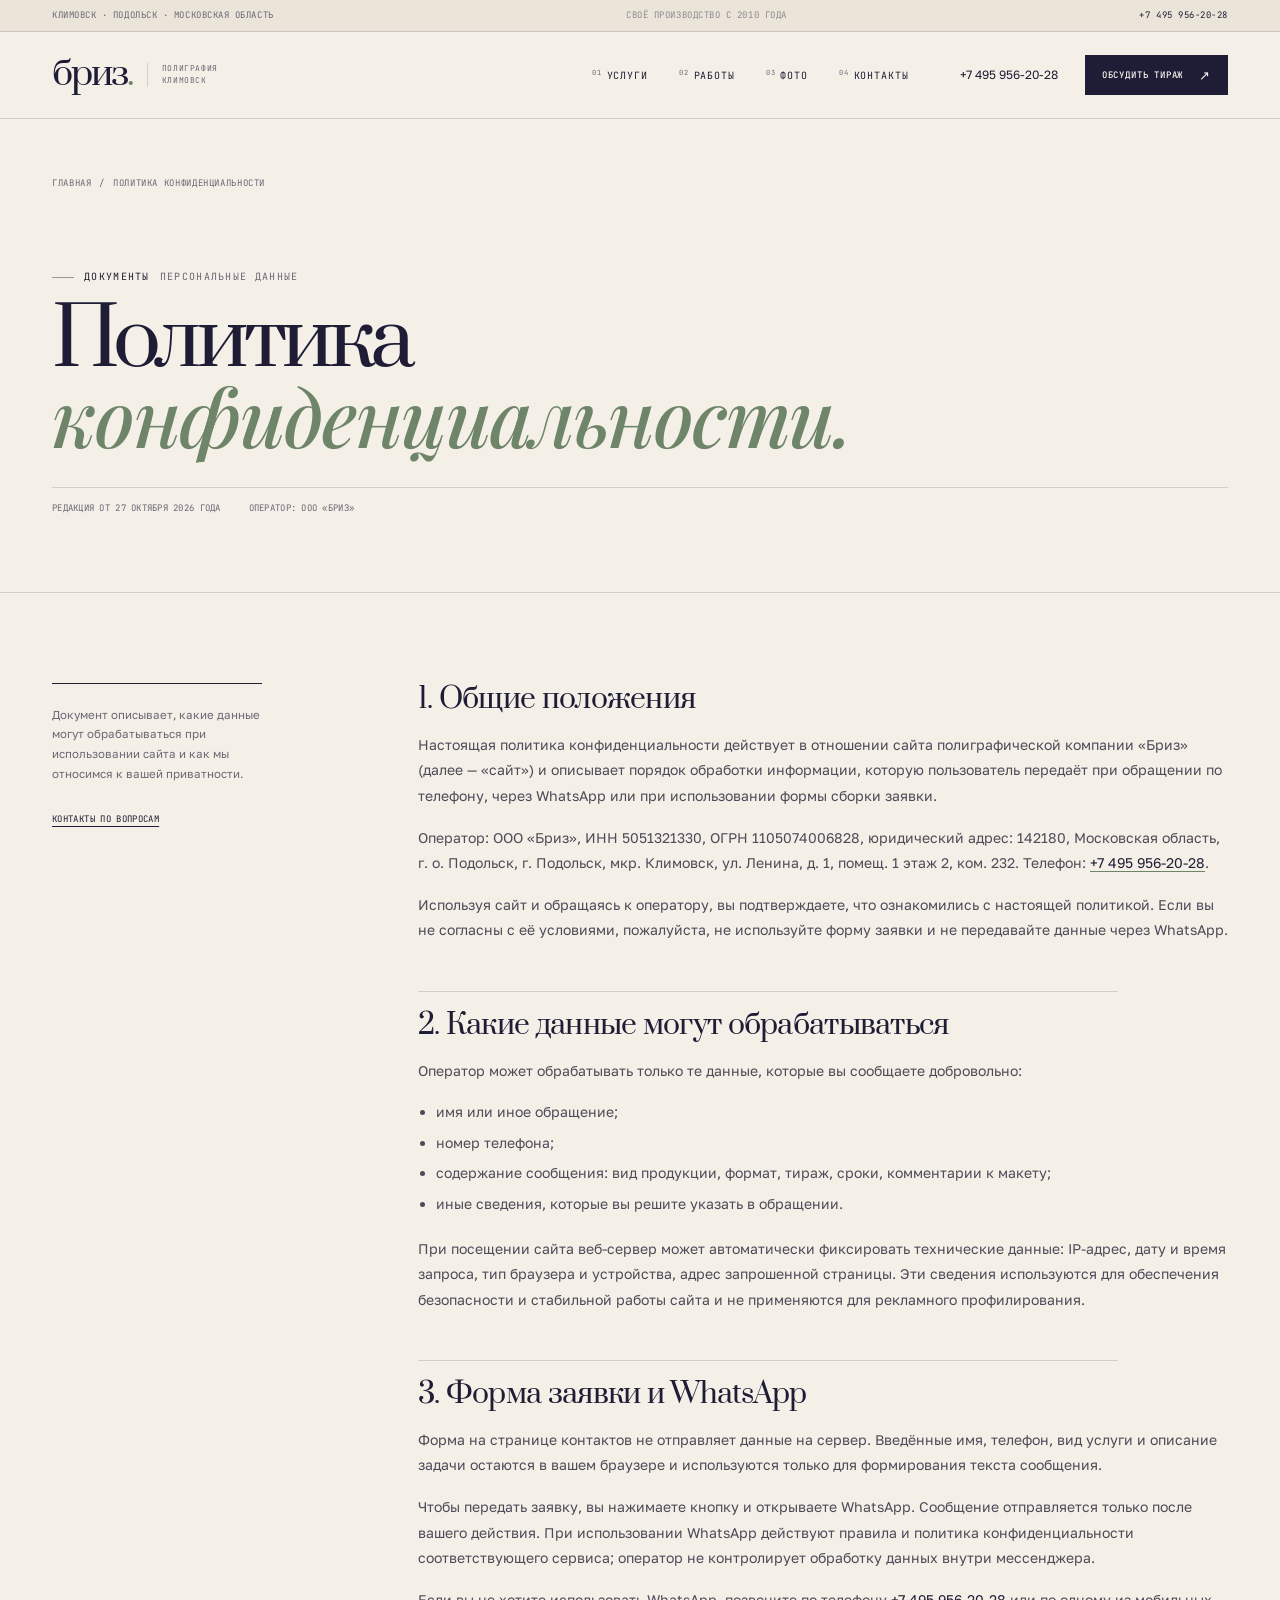
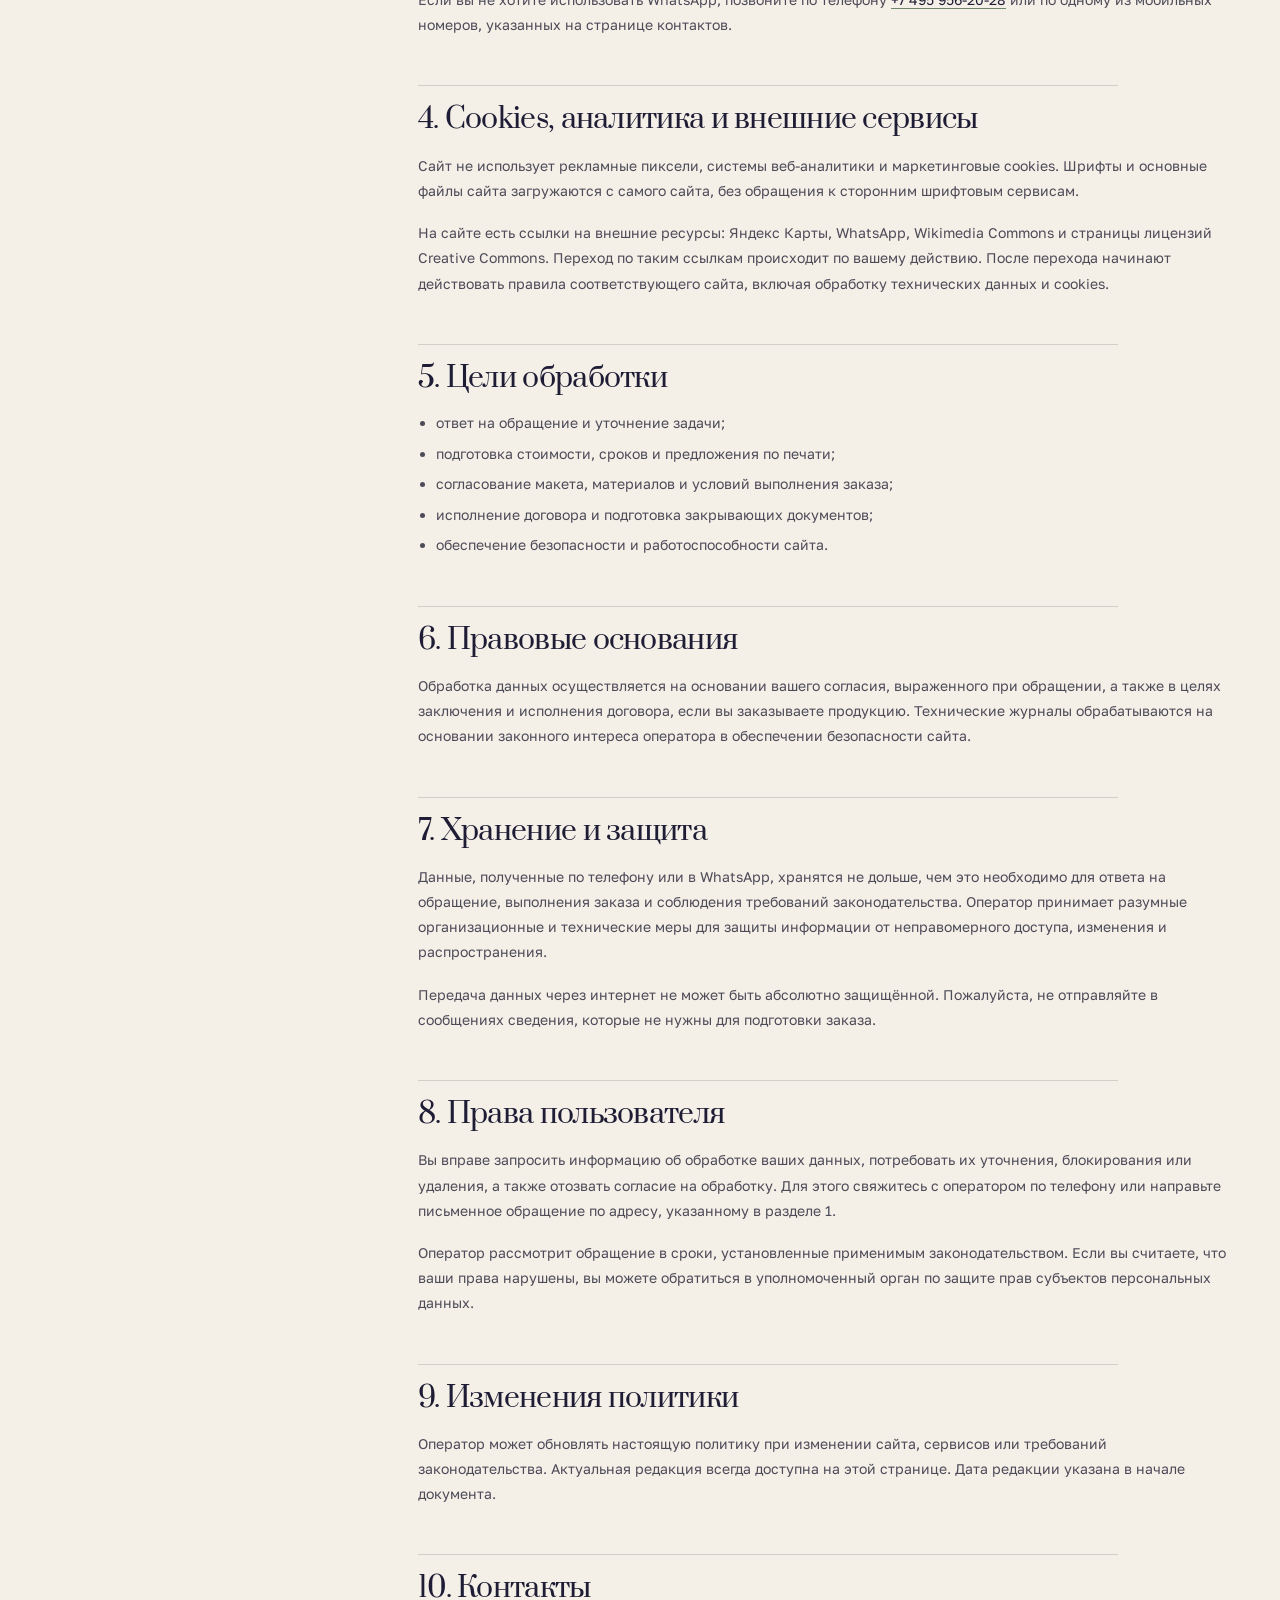
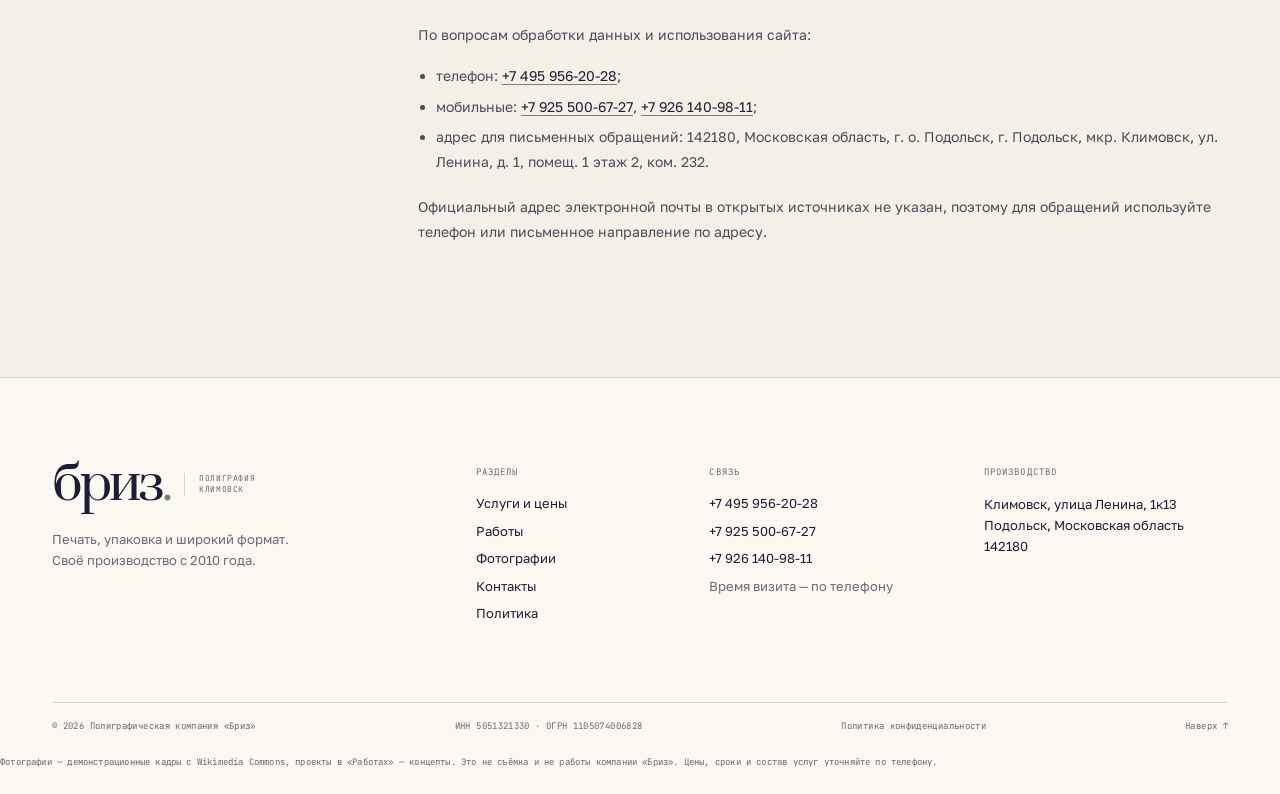
<file: privacy.html>
<!DOCTYPE html>
<html lang="ru">
<head>
  <meta charset="utf-8">
  <meta name="viewport" content="width=device-width, initial-scale=1">
  <title>Политика конфиденциальности — Бриз</title>
  <meta name="description" content="Политика конфиденциальности сайта полиграфической компании «Бриз»: какие данные обрабатываются, как работает заявка через WhatsApp и как связаться с оператором.">
  <meta name="theme-color" content="#f4f0e7">
  <meta name="robots" content="noindex, follow">
  <link rel="icon" type="image/svg+xml" href="favicon.svg">
  <script>document.documentElement.classList.add("js");</script>
  <link rel="stylesheet" href="css/fonts.css">
  <link rel="stylesheet" href="css/site.css">
  <link rel="stylesheet" href="css/pages.css">
</head>
<body id="top">

<a class="skip-link" href="#main">Перейти к содержанию</a>

<div class="utility">
  <div class="shell utility__in">
    <span>Климовск · Подольск · Московская область</span>
    <span class="utility__note">своё производство с 2010 года</span>
    <a href="tel:+74959562028">+7 495 956-20-28</a>
  </div>
</div>

<header class="site-head" data-header>
  <div class="shell site-head__in">
    <a class="brand" href="index.html" aria-label="Бриз — на главную">
      <span class="brand__word">бриз<span>.</span></span>
      <span class="brand__caption">полиграфия<br>Климовск</span>
    </a>

    <button class="menu-toggle" type="button" aria-expanded="false" aria-controls="site-nav" aria-label="Открыть меню" data-menu-toggle>
      <span class="menu-toggle__icon" aria-hidden="true"><span></span><span></span></span>
      <span class="menu-toggle__text">меню</span>
    </button>

    <nav class="site-nav" id="site-nav" aria-label="Основная навигация">
      <span class="site-nav__kicker">Разделы / Бриз</span>
      <a href="services.html"><span>01</span>Услуги</a>
      <a href="portfolio.html"><span>02</span>Работы</a>
      <a href="photos.html"><span>03</span>Фото</a>
      <a href="contacts.html"><span>04</span>Контакты</a>
      <div class="site-nav__contact">
        <p>Климовск, улица Ленина, 1к13</p>
        <a href="tel:+74959562028">+7 495 956-20-28</a>
        <a class="btn btn--ink btn--sm" href="contacts.html#brief">Обсудить тираж <span aria-hidden="true">↗</span></a>
      </div>
    </nav>

    <div class="site-head__actions">
      <a class="site-head__phone" href="tel:+74959562028">+7 495 956-20-28</a>
      <a class="btn btn--ink btn--sm" href="contacts.html#brief">Обсудить тираж <span aria-hidden="true">↗</span></a>
    </div>
  </div>
</header>

<main id="main">

  <section class="page-hero privacy-hero">
    <div class="shell">
      <nav class="crumbs" aria-label="Хлебные крошки">
        <a href="index.html">Главная</a>
        <span>/</span>
        <span aria-current="page">Политика конфиденциальности</span>
      </nav>
      <p class="eyebrow"><span>документы</span> персональные данные</p>
      <h1>Политика<br><em>конфиденциальности.</em></h1>
      <div class="privacy-meta">
        <span>редакция от 27 октября 2026 года</span>
        <span>оператор: ООО «Бриз»</span>
      </div>
    </div>
  </section>

  <section class="privacy-body">
    <div class="shell privacy-layout">
      <aside class="privacy-aside">
        <p>Документ описывает, какие данные могут обрабатываться при использовании сайта и как мы относимся к вашей приватности.</p>
        <a href="#privacy-contacts">Контакты по вопросам</a>
      </aside>

      <div class="prose">
        <h2>1. Общие положения</h2>
        <p>Настоящая политика конфиденциальности действует в отношении сайта полиграфической компании «Бриз» (далее — «сайт») и описывает порядок обработки информации, которую пользователь передаёт при обращении по телефону, через WhatsApp или при использовании формы сборки заявки.</p>
        <p>Оператор: ООО «Бриз», ИНН 5051321330, ОГРН 1105074006828, юридический адрес: 142180, Московская область, г. о. Подольск, г. Подольск, мкр. Климовск, ул. Ленина, д. 1, помещ. 1 этаж 2, ком. 232. Телефон: <a href="tel:+74959562028">+7 495 956-20-28</a>.</p>
        <p>Используя сайт и обращаясь к оператору, вы подтверждаете, что ознакомились с настоящей политикой. Если вы не согласны с её условиями, пожалуйста, не используйте форму заявки и не передавайте данные через WhatsApp.</p>

        <h2>2. Какие данные могут обрабатываться</h2>
        <p>Оператор может обрабатывать только те данные, которые вы сообщаете добровольно:</p>
        <ul>
          <li>имя или иное обращение;</li>
          <li>номер телефона;</li>
          <li>содержание сообщения: вид продукции, формат, тираж, сроки, комментарии к макету;</li>
          <li>иные сведения, которые вы решите указать в обращении.</li>
        </ul>
        <p>При посещении сайта веб-сервер может автоматически фиксировать технические данные: IP-адрес, дату и время запроса, тип браузера и устройства, адрес запрошенной страницы. Эти сведения используются для обеспечения безопасности и стабильной работы сайта и не применяются для рекламного профилирования.</p>

        <h2>3. Форма заявки и WhatsApp</h2>
        <p>Форма на странице контактов не отправляет данные на сервер. Введённые имя, телефон, вид услуги и описание задачи остаются в вашем браузере и используются только для формирования текста сообщения.</p>
        <p>Чтобы передать заявку, вы нажимаете кнопку и открываете WhatsApp. Сообщение отправляется только после вашего действия. При использовании WhatsApp действуют правила и политика конфиденциальности соответствующего сервиса; оператор не контролирует обработку данных внутри мессенджера.</p>
        <p>Если вы не хотите использовать WhatsApp, позвоните по телефону <a href="tel:+74959562028">+7 495 956-20-28</a> или по одному из мобильных номеров, указанных на странице контактов.</p>

        <h2>4. Cookies, аналитика и внешние сервисы</h2>
        <p>Сайт не использует рекламные пиксели, системы веб-аналитики и маркетинговые cookies. Шрифты и основные файлы сайта загружаются с самого сайта, без обращения к сторонним шрифтовым сервисам.</p>
        <p>На сайте есть ссылки на внешние ресурсы: Яндекс Карты, WhatsApp, Wikimedia Commons и страницы лицензий Creative Commons. Переход по таким ссылкам происходит по вашему действию. После перехода начинают действовать правила соответствующего сайта, включая обработку технических данных и cookies.</p>

        <h2>5. Цели обработки</h2>
        <ul>
          <li>ответ на обращение и уточнение задачи;</li>
          <li>подготовка стоимости, сроков и предложения по печати;</li>
          <li>согласование макета, материалов и условий выполнения заказа;</li>
          <li>исполнение договора и подготовка закрывающих документов;</li>
          <li>обеспечение безопасности и работоспособности сайта.</li>
        </ul>

        <h2>6. Правовые основания</h2>
        <p>Обработка данных осуществляется на основании вашего согласия, выраженного при обращении, а также в целях заключения и исполнения договора, если вы заказываете продукцию. Технические журналы обрабатываются на основании законного интереса оператора в обеспечении безопасности сайта.</p>

        <h2>7. Хранение и защита</h2>
        <p>Данные, полученные по телефону или в WhatsApp, хранятся не дольше, чем это необходимо для ответа на обращение, выполнения заказа и соблюдения требований законодательства. Оператор принимает разумные организационные и технические меры для защиты информации от неправомерного доступа, изменения и распространения.</p>
        <p>Передача данных через интернет не может быть абсолютно защищённой. Пожалуйста, не отправляйте в сообщениях сведения, которые не нужны для подготовки заказа.</p>

        <h2>8. Права пользователя</h2>
        <p>Вы вправе запросить информацию об обработке ваших данных, потребовать их уточнения, блокирования или удаления, а также отозвать согласие на обработку. Для этого свяжитесь с оператором по телефону или направьте письменное обращение по адресу, указанному в разделе 1.</p>
        <p>Оператор рассмотрит обращение в сроки, установленные применимым законодательством. Если вы считаете, что ваши права нарушены, вы можете обратиться в уполномоченный орган по защите прав субъектов персональных данных.</p>

        <h2>9. Изменения политики</h2>
        <p>Оператор может обновлять настоящую политику при изменении сайта, сервисов или требований законодательства. Актуальная редакция всегда доступна на этой странице. Дата редакции указана в начале документа.</p>

        <h2 id="privacy-contacts">10. Контакты</h2>
        <p>По вопросам обработки данных и использования сайта:</p>
        <ul>
          <li>телефон: <a href="tel:+74959562028">+7 495 956-20-28</a>;</li>
          <li>мобильные: <a href="tel:+79255006727">+7 925 500-67-27</a>, <a href="tel:+79261409811">+7 926 140-98-11</a>;</li>
          <li>адрес для письменных обращений: 142180, Московская область, г. о. Подольск, г. Подольск, мкр. Климовск, ул. Ленина, д. 1, помещ. 1 этаж 2, ком. 232.</li>
        </ul>
        <p>Официальный адрес электронной почты в открытых источниках не указан, поэтому для обращений используйте телефон или письменное направление по адресу.</p>
      </div>
    </div>
  </section>

</main>

<footer class="site-foot">
  <div class="shell site-foot__top">
    <div class="site-foot__brand">
      <a class="brand brand--footer" href="index.html" aria-label="Бриз — на главную">
        <span class="brand__word">бриз<span>.</span></span>
        <span class="brand__caption">полиграфия<br>Климовск</span>
      </a>
      <p>Печать, упаковка и широкий формат.<br>Своё производство с 2010 года.</p>
    </div>

    <div class="site-foot__col">
      <h2>Разделы</h2>
      <ul>
        <li><a href="services.html">Услуги и цены</a></li>
        <li><a href="portfolio.html">Работы</a></li>
        <li><a href="photos.html">Фотографии</a></li>
        <li><a href="contacts.html">Контакты</a></li>
        <li><a href="privacy.html">Политика</a></li>
      </ul>
    </div>

    <div class="site-foot__col">
      <h2>Связь</h2>
      <ul>
        <li><a href="tel:+74959562028">+7 495 956-20-28</a></li>
        <li><a href="tel:+79255006727">+7 925 500-67-27</a></li>
        <li><a href="tel:+79261409811">+7 926 140-98-11</a></li>
        <li><span>Время визита — по телефону</span></li>
      </ul>
    </div>

    <div class="site-foot__col site-foot__col--address">
      <h2>Производство</h2>
      <address>Климовск, улица Ленина, 1к13<br>Подольск, Московская область<br>142180</address>
    </div>
  </div>

  <div class="shell site-foot__bottom">
    <span>© <span data-year>2026</span> Полиграфическая компания «Бриз»</span>
    <span>ИНН 5051321330 · ОГРН 1105074006828</span>
    <a href="privacy.html">Политика конфиденциальности</a>
    <a href="#top">Наверх ↑</a>
  </div>

  <p class="shell site-foot__disclaimer">Фотографии — демонстрационные кадры с Wikimedia Commons, проекты в «Работах» — концепты. Это не съёмка и не работы компании «Бриз». Цены, сроки и состав услуг уточняйте по телефону.</p>
</footer>

<script src="js/main.js"></script>
</body>
</html>
</file>
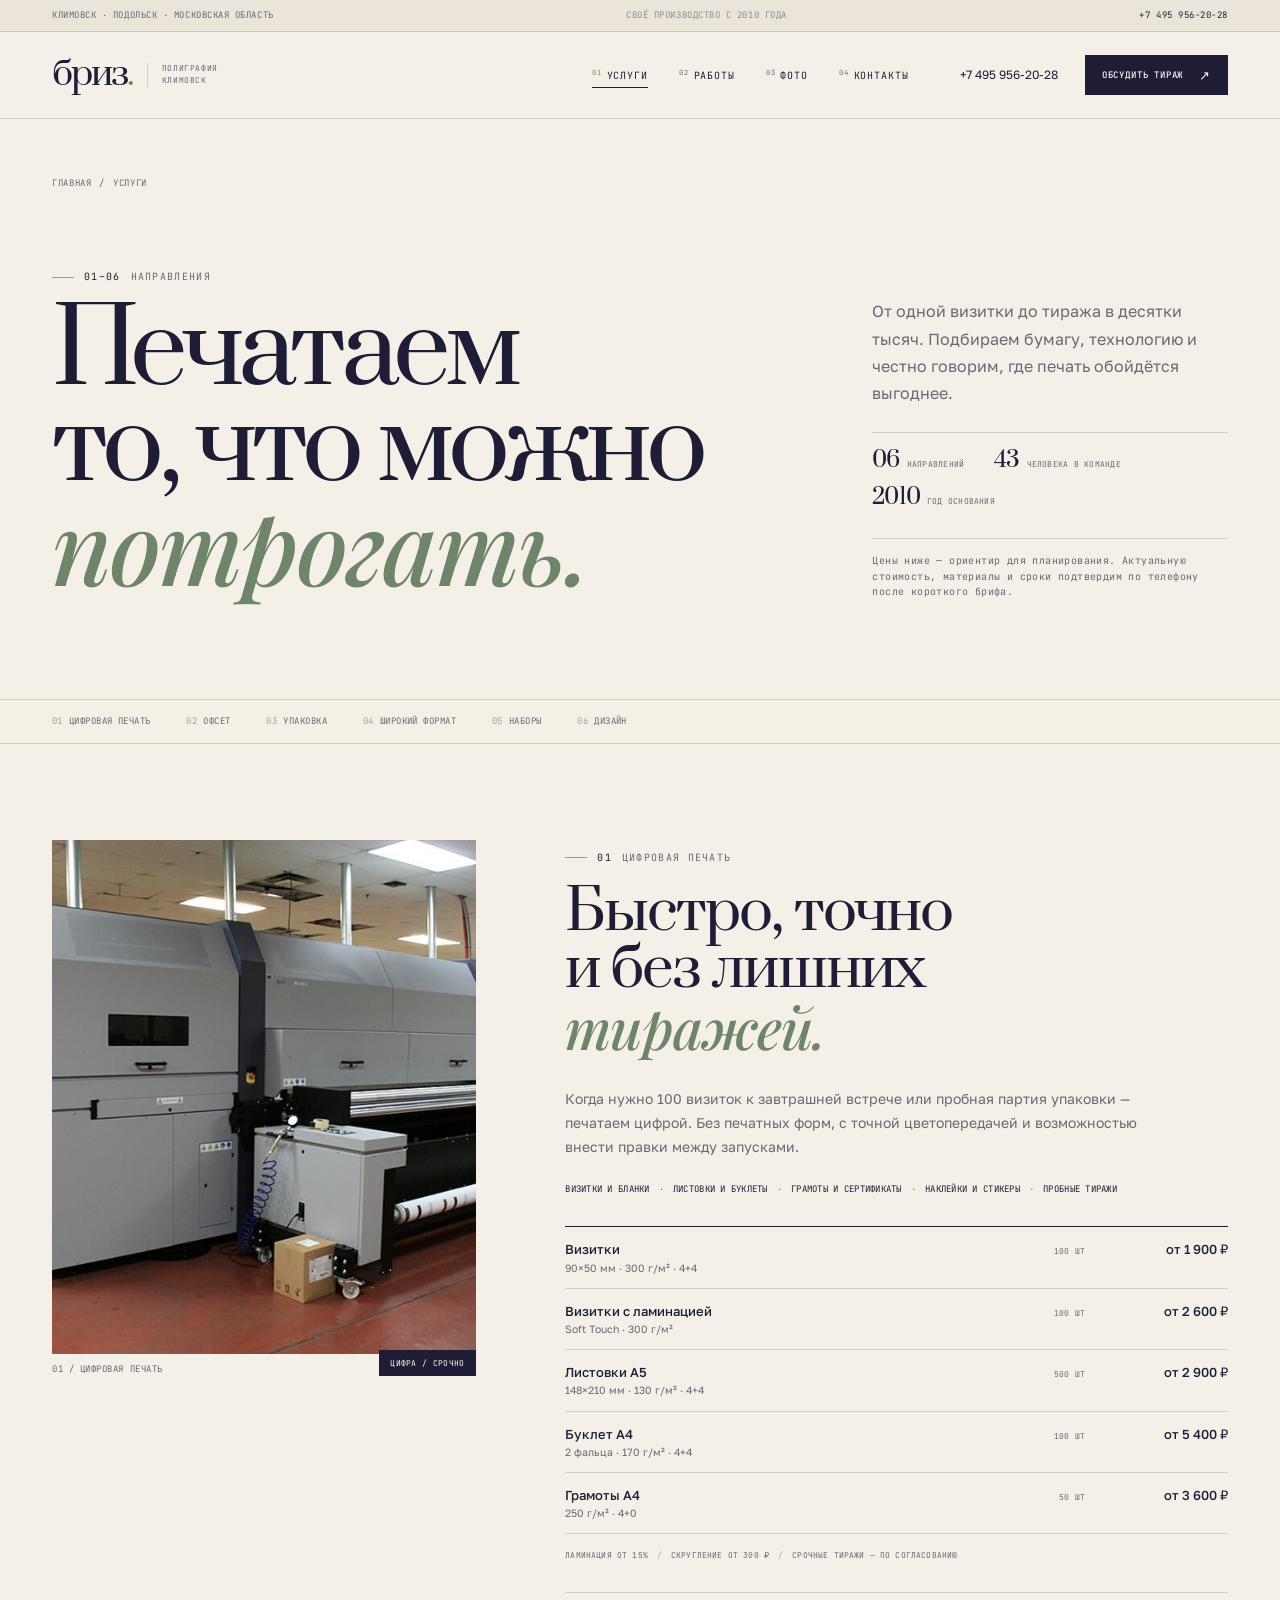
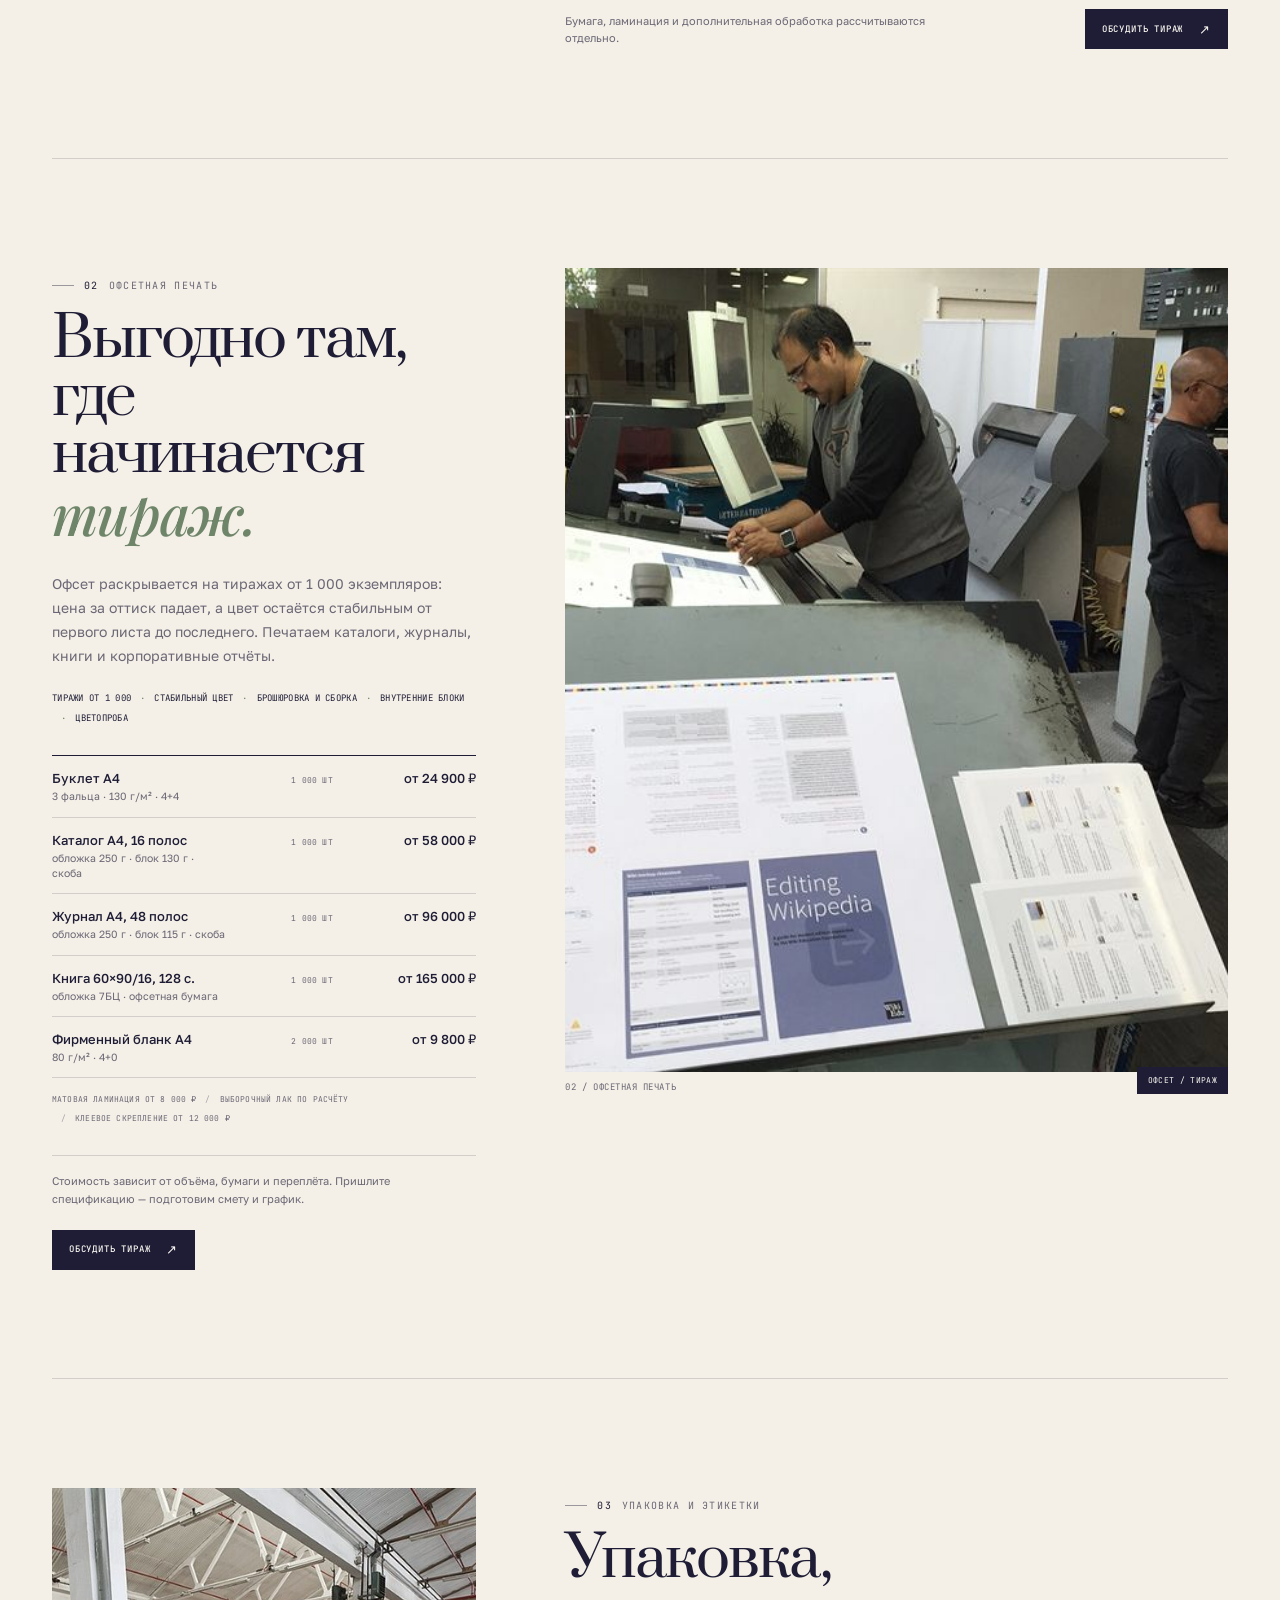
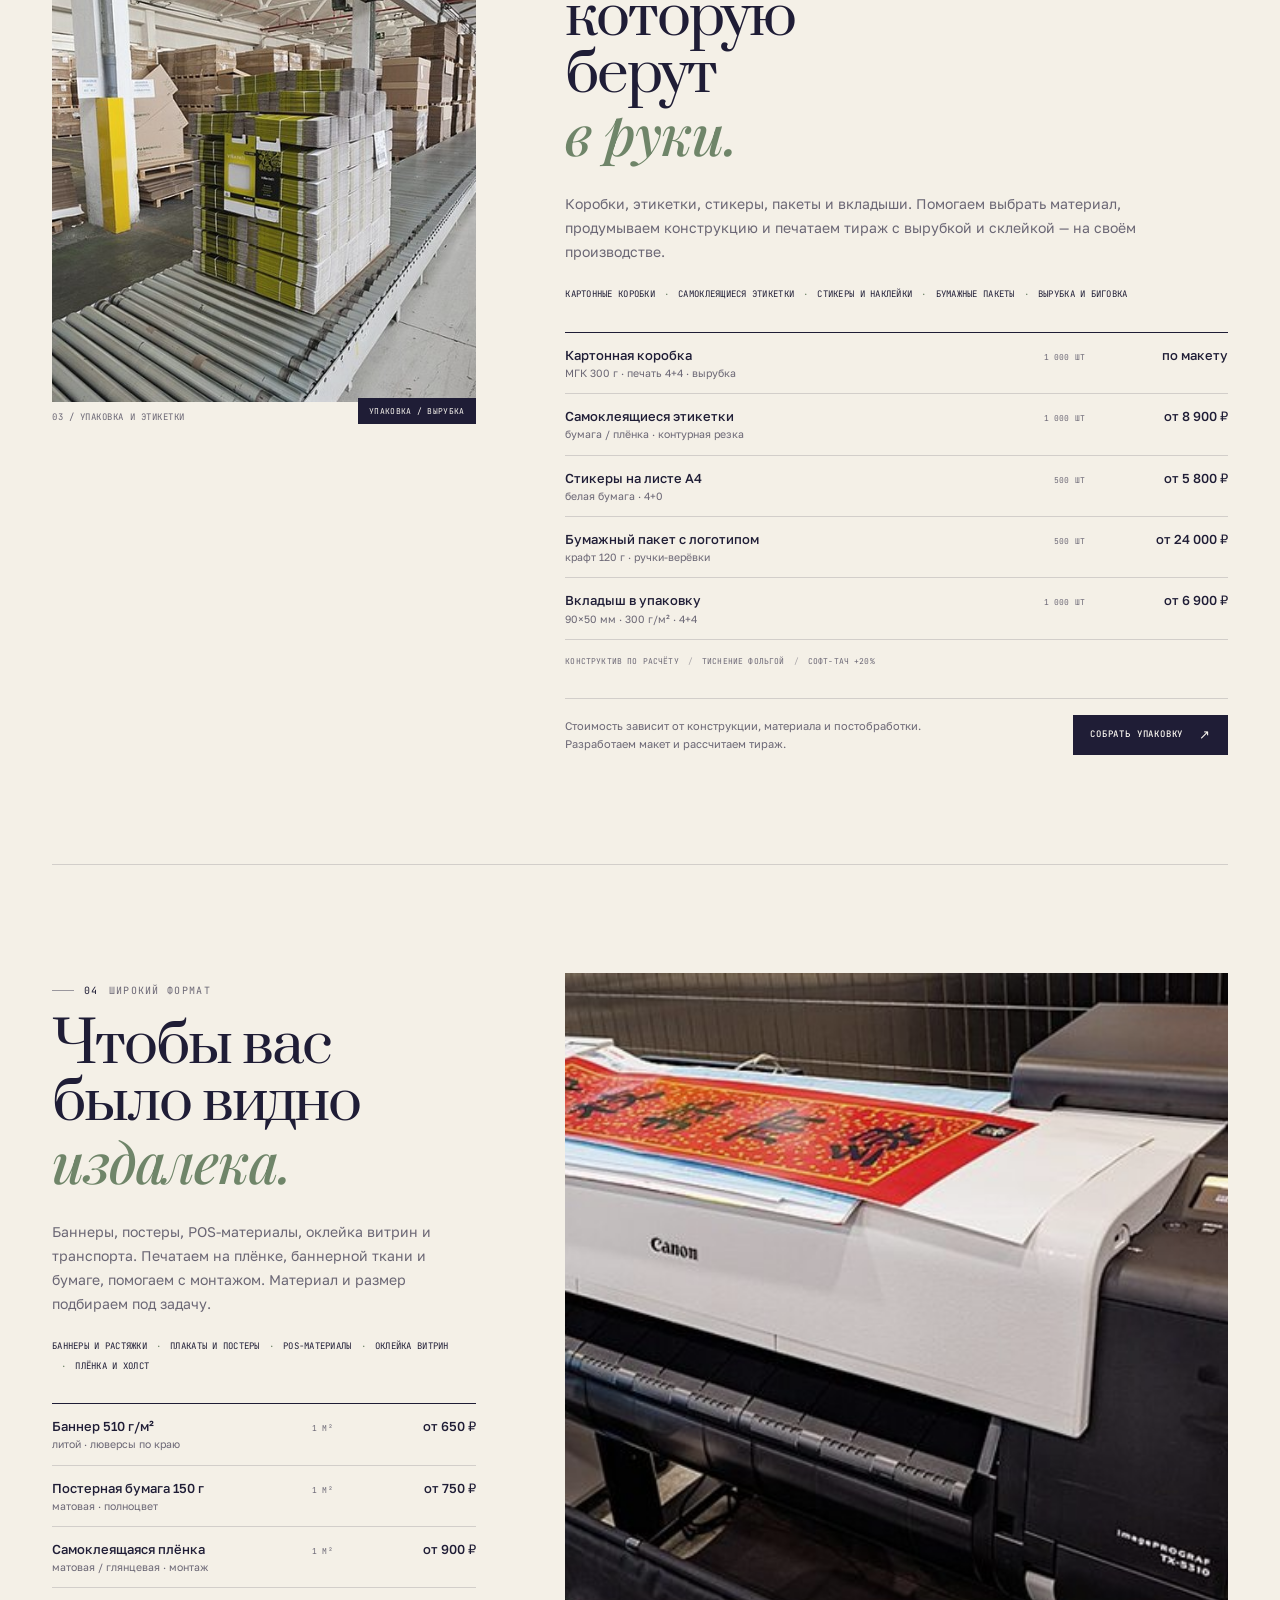
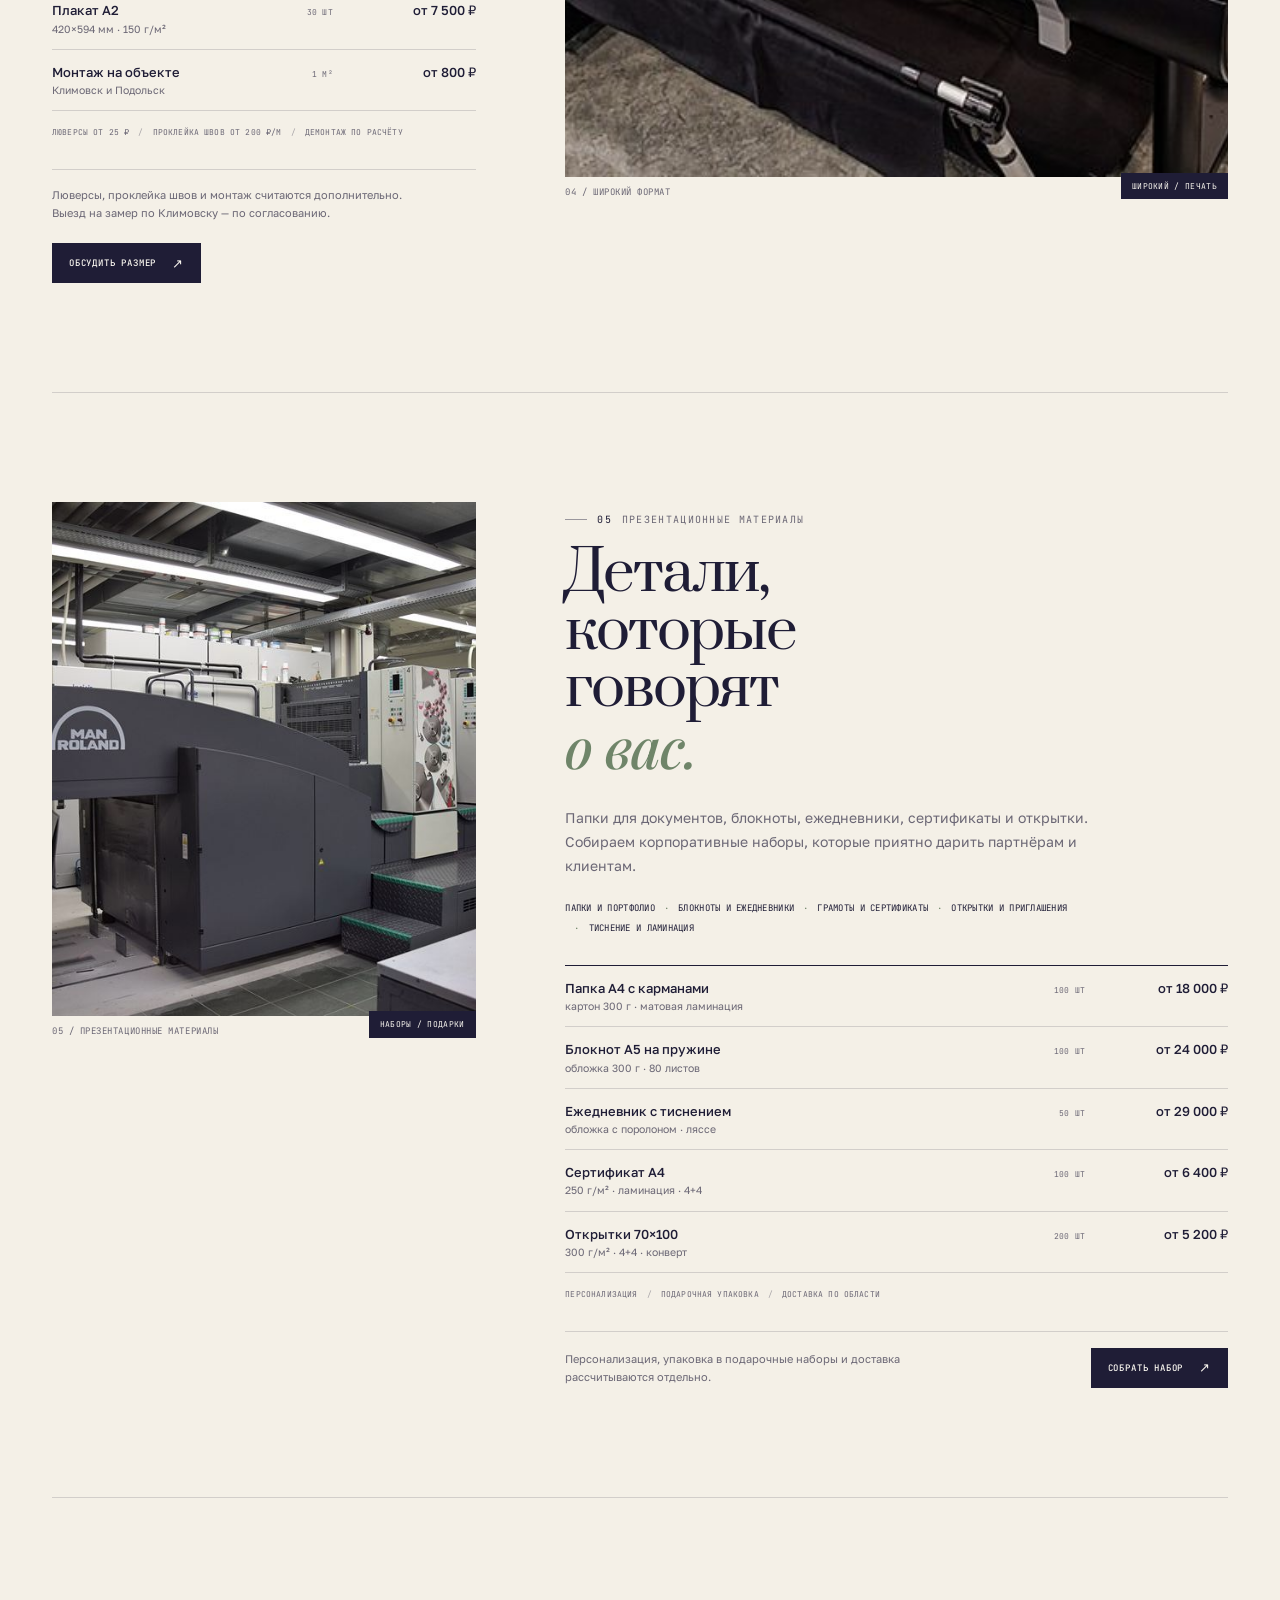
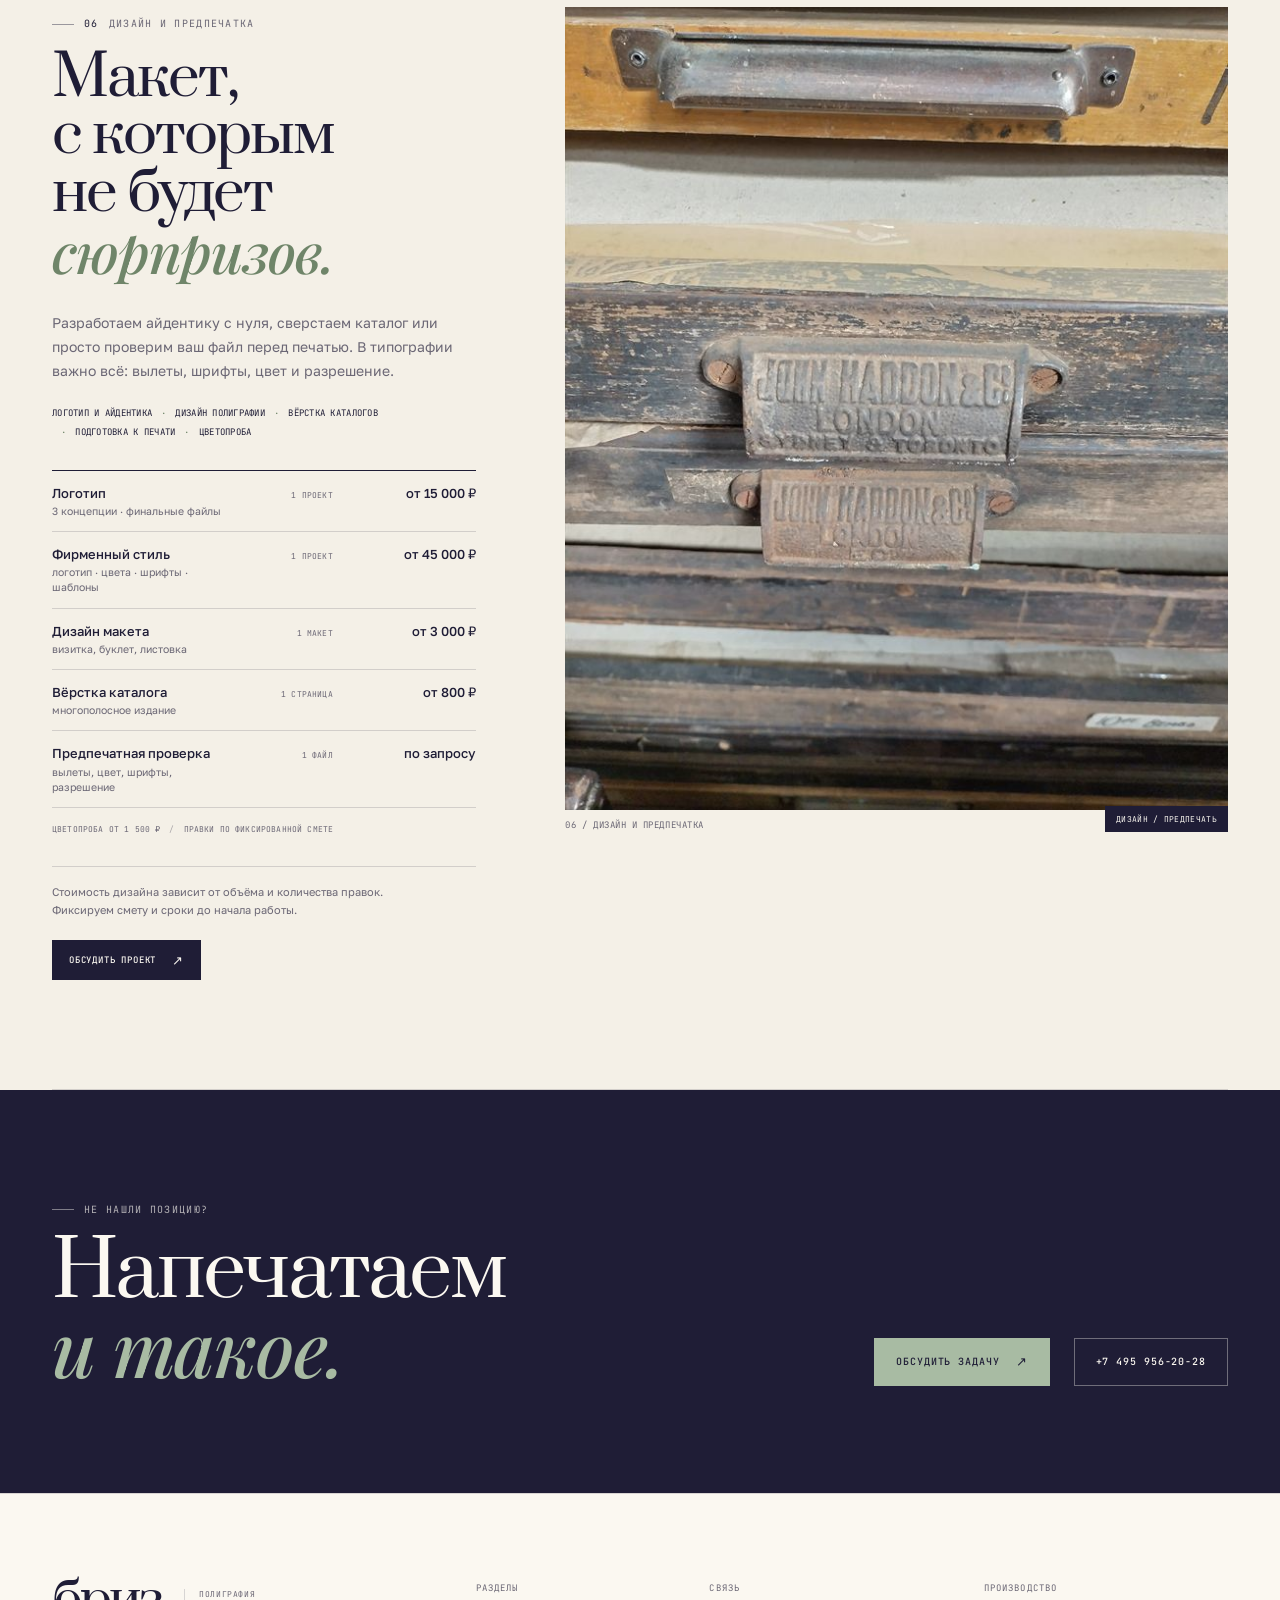
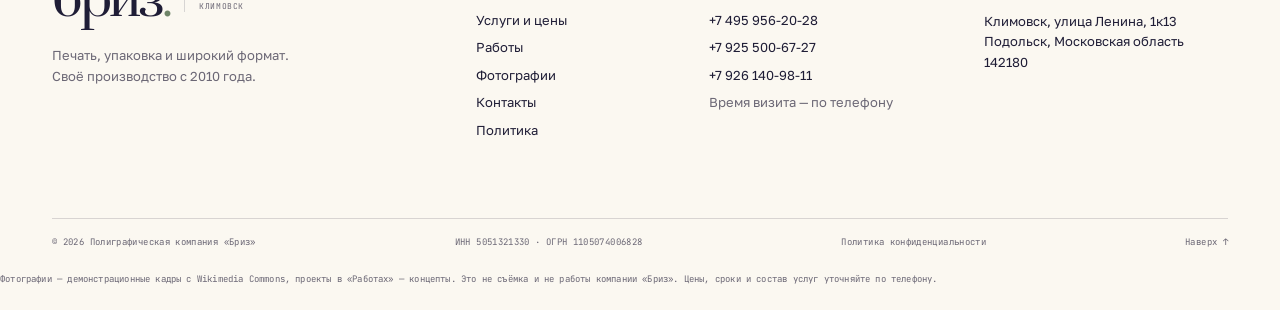
<file: services.html>
<!DOCTYPE html>
<html lang="ru">
<head>
  <meta charset="utf-8">
  <meta name="viewport" content="width=device-width, initial-scale=1">
  <title>Услуги и цены — Бриз | Полиграфия в Климовске</title>
  <meta name="description" content="Цифровая и офсетная печать, упаковка, этикетки, широкий формат, корпоративные наборы и дизайн. Ориентировочные цены полиграфической компании «Бриз» в Климовске.">
  <meta name="theme-color" content="#f4f0e7">
  <meta property="og:type" content="website">
  <meta property="og:title" content="Услуги и цены — Бриз">
  <meta property="og:description" content="От визиток до упаковки и широкого формата. Печатаем в Климовске с 2010 года.">
  <meta property="og:image" content="assets/photos/press-color-full.jpg">
  <link rel="icon" type="image/svg+xml" href="favicon.svg">
  <script>document.documentElement.classList.add("js");</script>
  <link rel="stylesheet" href="css/fonts.css">
  <link rel="stylesheet" href="css/site.css">
  <link rel="stylesheet" href="css/pages.css">
</head>
<body id="top">

<a class="skip-link" href="#main">Перейти к содержанию</a>

<div class="utility">
  <div class="shell utility__in">
    <span>Климовск · Подольск · Московская область</span>
    <span class="utility__note">своё производство с 2010 года</span>
    <a href="tel:+74959562028">+7 495 956-20-28</a>
  </div>
</div>

<header class="site-head" data-header>
  <div class="shell site-head__in">
    <a class="brand" href="index.html" aria-label="Бриз — на главную">
      <span class="brand__word">бриз<span>.</span></span>
      <span class="brand__caption">полиграфия<br>Климовск</span>
    </a>

    <button class="menu-toggle" type="button" aria-expanded="false" aria-controls="site-nav" aria-label="Открыть меню" data-menu-toggle>
      <span class="menu-toggle__icon" aria-hidden="true"><span></span><span></span></span>
      <span class="menu-toggle__text">меню</span>
    </button>

    <nav class="site-nav" id="site-nav" aria-label="Основная навигация">
      <span class="site-nav__kicker">Разделы / Бриз</span>
      <a href="services.html" aria-current="page"><span>01</span>Услуги</a>
      <a href="portfolio.html"><span>02</span>Работы</a>
      <a href="photos.html"><span>03</span>Фото</a>
      <a href="contacts.html"><span>04</span>Контакты</a>
      <div class="site-nav__contact">
        <p>Климовск, улица Ленина, 1к13</p>
        <a href="tel:+74959562028">+7 495 956-20-28</a>
        <a class="btn btn--ink btn--sm" href="contacts.html#brief">Обсудить тираж <span aria-hidden="true">↗</span></a>
      </div>
    </nav>

    <div class="site-head__actions">
      <a class="site-head__phone" href="tel:+74959562028">+7 495 956-20-28</a>
      <a class="btn btn--ink btn--sm" href="contacts.html#brief">Обсудить тираж <span aria-hidden="true">↗</span></a>
    </div>
  </div>
</header>

<main id="main">

  <section class="page-hero">
    <div class="shell">
      <nav class="crumbs" aria-label="Хлебные крошки">
        <a href="index.html">Главная</a>
        <span>/</span>
        <span aria-current="page">Услуги</span>
      </nav>
      <div class="page-hero__grid">
        <div>
          <p class="eyebrow"><span>01–06</span> направления</p>
          <h1>Печатаем<br>то, что можно<br><em>потрогать.</em></h1>
        </div>
        <div class="page-hero__aside">
          <p class="page-lead">От одной визитки до тиража в десятки тысяч. Подбираем бумагу, технологию и честно говорим, где печать обойдётся выгоднее.</p>
          <div class="page-meta">
            <div><strong>06</strong><span>направлений</span></div>
            <div><strong>43</strong><span>человека в команде</span></div>
            <div><strong>2010</strong><span>год основания</span></div>
          </div>
          <p class="note-line">Цены ниже — ориентир для планирования. Актуальную стоимость, материалы и сроки подтвердим по телефону после короткого брифа.</p>
        </div>
      </div>
    </div>
  </section>

  <div class="service-menu-wrap">
    <nav class="shell service-menu" aria-label="Услуги на странице">
      <a href="#digital"><span>01</span>Цифровая печать</a>
      <a href="#offset"><span>02</span>Офсет</a>
      <a href="#packaging"><span>03</span>Упаковка</a>
      <a href="#wide"><span>04</span>Широкий формат</a>
      <a href="#presentation"><span>05</span>Наборы</a>
      <a href="#design"><span>06</span>Дизайн</a>
    </nav>
  </div>

  <div class="shell">

    <section class="service-block" id="digital">
      <div class="service-block__grid">
        <div class="service-block__media">
          <figure class="service-block__figure">
            <img src="assets/photos/digital-press-thumb.jpg" width="900" height="599" alt="Цифровая печатная машина в цехе" loading="lazy">
            <span class="service-block__media-tag">цифра / срочно</span>
            <figcaption class="photo-caption"><span>01 / цифровая печать</span><span>демо-кадр</span></figcaption>
          </figure>
        </div>
        <div class="service-block__content">
          <p class="eyebrow"><span>01</span> цифровая печать</p>
          <h2>Быстро, точно<br>и без лишних<br><em>тиражей.</em></h2>
          <p class="service-block__copy">Когда нужно 100 визиток к завтрашней встрече или пробная партия упаковки — печатаем цифрой. Без печатных форм, с точной цветопередачей и возможностью внести правки между запусками.</p>
          <ul class="tags">
            <li>визитки и бланки</li>
            <li>листовки и буклеты</li>
            <li>грамоты и сертификаты</li>
            <li>наклейки и стикеры</li>
            <li>пробные тиражи</li>
          </ul>
          <div class="price-list">
            <div class="price-row"><div><strong>Визитки</strong><small>90×50 мм · 300 г/м² · 4+4</small></div><span>100 шт</span><b>от 1 900 ₽</b></div>
            <div class="price-row"><div><strong>Визитки с ламинацией</strong><small>Soft Touch · 300 г/м²</small></div><span>100 шт</span><b>от 2 600 ₽</b></div>
            <div class="price-row"><div><strong>Листовки А5</strong><small>148×210 мм · 130 г/м² · 4+4</small></div><span>500 шт</span><b>от 2 900 ₽</b></div>
            <div class="price-row"><div><strong>Буклет А4</strong><small>2 фальца · 170 г/м² · 4+4</small></div><span>100 шт</span><b>от 5 400 ₽</b></div>
            <div class="price-row"><div><strong>Грамоты А4</strong><small>250 г/м² · 4+0</small></div><span>50 шт</span><b>от 3 600 ₽</b></div>
          </div>
          <div class="service-block__extras">
            <span>ламинация от 15%</span><span>скругление от 300 ₽</span><span>срочные тиражи — по согласованию</span>
          </div>
          <div class="service-block__foot">
            <p>Бумага, ламинация и дополнительная обработка рассчитываются отдельно.</p>
            <a class="btn btn--ink btn--sm" href="contacts.html#brief">Обсудить тираж <span aria-hidden="true">↗</span></a>
          </div>
        </div>
      </div>
    </section>

    <section class="service-block service-block--reverse" id="offset">
      <div class="service-block__grid">
        <div class="service-block__media">
          <figure class="service-block__figure">
            <img src="assets/photos/press-watermark-thumb.jpg" width="900" height="621" alt="Печатник у офсетной машины с оттисками" loading="lazy">
            <span class="service-block__media-tag">офсет / тираж</span>
            <figcaption class="photo-caption"><span>02 / офсетная печать</span><span>демо-кадр</span></figcaption>
          </figure>
        </div>
        <div class="service-block__content">
          <p class="eyebrow"><span>02</span> офсетная печать</p>
          <h2>Выгодно там,<br>где начинается<br><em>тираж.</em></h2>
          <p class="service-block__copy">Офсет раскрывается на тиражах от 1 000 экземпляров: цена за оттиск падает, а цвет остаётся стабильным от первого листа до последнего. Печатаем каталоги, журналы, книги и корпоративные отчёты.</p>
          <ul class="tags">
            <li>тиражи от 1 000</li>
            <li>стабильный цвет</li>
            <li>брошюровка и сборка</li>
            <li>внутренние блоки</li>
            <li>цветопроба</li>
          </ul>
          <div class="price-list">
            <div class="price-row"><div><strong>Буклет А4</strong><small>3 фальца · 130 г/м² · 4+4</small></div><span>1 000 шт</span><b>от 24 900 ₽</b></div>
            <div class="price-row"><div><strong>Каталог А4, 16 полос</strong><small>обложка 250 г · блок 130 г · скоба</small></div><span>1 000 шт</span><b>от 58 000 ₽</b></div>
            <div class="price-row"><div><strong>Журнал А4, 48 полос</strong><small>обложка 250 г · блок 115 г · скоба</small></div><span>1 000 шт</span><b>от 96 000 ₽</b></div>
            <div class="price-row"><div><strong>Книга 60×90/16, 128 с.</strong><small>обложка 7БЦ · офсетная бумага</small></div><span>1 000 шт</span><b>от 165 000 ₽</b></div>
            <div class="price-row"><div><strong>Фирменный бланк А4</strong><small>80 г/м² · 4+0</small></div><span>2 000 шт</span><b>от 9 800 ₽</b></div>
          </div>
          <div class="service-block__extras">
            <span>матовая ламинация от 8 000 ₽</span><span>выборочный лак по расчёту</span><span>клеевое скрепление от 12 000 ₽</span>
          </div>
          <div class="service-block__foot">
            <p>Стоимость зависит от объёма, бумаги и переплёта. Пришлите спецификацию — подготовим смету и график.</p>
            <a class="btn btn--ink btn--sm" href="contacts.html#brief">Обсудить тираж <span aria-hidden="true">↗</span></a>
          </div>
        </div>
      </div>
    </section>

    <section class="service-block" id="packaging">
      <div class="service-block__grid">
        <div class="service-block__media">
          <figure class="service-block__figure">
            <img src="assets/photos/packaging-line-thumb.jpg" width="900" height="599" alt="Готовые картонные коробки на паллетах" loading="lazy">
            <span class="service-block__media-tag">упаковка / вырубка</span>
            <figcaption class="photo-caption"><span>03 / упаковка и этикетки</span><span>демо-кадр</span></figcaption>
          </figure>
        </div>
        <div class="service-block__content">
          <p class="eyebrow"><span>03</span> упаковка и этикетки</p>
          <h2>Упаковка,<br>которую берут<br><em>в руки.</em></h2>
          <p class="service-block__copy">Коробки, этикетки, стикеры, пакеты и вкладыши. Помогаем выбрать материал, продумываем конструкцию и печатаем тираж с вырубкой и склейкой — на своём производстве.</p>
          <ul class="tags">
            <li>картонные коробки</li>
            <li>самоклеящиеся этикетки</li>
            <li>стикеры и наклейки</li>
            <li>бумажные пакеты</li>
            <li>вырубка и биговка</li>
          </ul>
          <div class="price-list">
            <div class="price-row"><div><strong>Картонная коробка</strong><small>МГК 300 г · печать 4+4 · вырубка</small></div><span>1 000 шт</span><b>по макету</b></div>
            <div class="price-row"><div><strong>Самоклеящиеся этикетки</strong><small>бумага / плёнка · контурная резка</small></div><span>1 000 шт</span><b>от 8 900 ₽</b></div>
            <div class="price-row"><div><strong>Стикеры на листе А4</strong><small>белая бумага · 4+0</small></div><span>500 шт</span><b>от 5 800 ₽</b></div>
            <div class="price-row"><div><strong>Бумажный пакет с логотипом</strong><small>крафт 120 г · ручки-верёвки</small></div><span>500 шт</span><b>от 24 000 ₽</b></div>
            <div class="price-row"><div><strong>Вкладыш в упаковку</strong><small>90×50 мм · 300 г/м² · 4+4</small></div><span>1 000 шт</span><b>от 6 900 ₽</b></div>
          </div>
          <div class="service-block__extras">
            <span>конструктив по расчёту</span><span>тиснение фольгой</span><span>софт-тач +20%</span>
          </div>
          <div class="service-block__foot">
            <p>Стоимость зависит от конструкции, материала и постобработки. Разработаем макет и рассчитаем тираж.</p>
            <a class="btn btn--ink btn--sm" href="contacts.html#brief">Собрать упаковку <span aria-hidden="true">↗</span></a>
          </div>
        </div>
      </div>
    </section>

    <section class="service-block service-block--reverse" id="wide">
      <div class="service-block__grid">
        <div class="service-block__media">
          <figure class="service-block__figure">
            <img src="assets/photos/wide-format-thumb.jpg" width="900" height="494" alt="Широкоформатный принтер с напечатанным плакатом" loading="lazy">
            <span class="service-block__media-tag">широкий / печать</span>
            <figcaption class="photo-caption"><span>04 / широкий формат</span><span>демо-кадр</span></figcaption>
          </figure>
        </div>
        <div class="service-block__content">
          <p class="eyebrow"><span>04</span> широкий формат</p>
          <h2>Чтобы вас<br>было видно<br><em>издалека.</em></h2>
          <p class="service-block__copy">Баннеры, постеры, POS-материалы, оклейка витрин и транспорта. Печатаем на плёнке, баннерной ткани и бумаге, помогаем с монтажом. Материал и размер подбираем под задачу.</p>
          <ul class="tags">
            <li>баннеры и растяжки</li>
            <li>плакаты и постеры</li>
            <li>POS-материалы</li>
            <li>оклейка витрин</li>
            <li>плёнка и холст</li>
          </ul>
          <div class="price-list">
            <div class="price-row"><div><strong>Баннер 510 г/м²</strong><small>литой · люверсы по краю</small></div><span>1 м²</span><b>от 650 ₽</b></div>
            <div class="price-row"><div><strong>Постерная бумага 150 г</strong><small>матовая · полноцвет</small></div><span>1 м²</span><b>от 750 ₽</b></div>
            <div class="price-row"><div><strong>Самоклеящаяся плёнка</strong><small>матовая / глянцевая · монтаж</small></div><span>1 м²</span><b>от 900 ₽</b></div>
            <div class="price-row"><div><strong>Плакат А2</strong><small>420×594 мм · 150 г/м²</small></div><span>30 шт</span><b>от 7 500 ₽</b></div>
            <div class="price-row"><div><strong>Монтаж на объекте</strong><small>Климовск и Подольск</small></div><span>1 м²</span><b>от 800 ₽</b></div>
          </div>
          <div class="service-block__extras">
            <span>люверсы от 25 ₽</span><span>проклейка швов от 200 ₽/м</span><span>демонтаж по расчёту</span>
          </div>
          <div class="service-block__foot">
            <p>Люверсы, проклейка швов и монтаж считаются дополнительно. Выезд на замер по Климовску — по согласованию.</p>
            <a class="btn btn--ink btn--sm" href="contacts.html#brief">Обсудить размер <span aria-hidden="true">↗</span></a>
          </div>
        </div>
      </div>
    </section>

    <section class="service-block" id="presentation">
      <div class="service-block__grid">
        <div class="service-block__media">
          <figure class="service-block__figure">
            <img src="assets/photos/press-color-thumb.jpg" width="900" height="601" alt="Красочный аппарат офсетной машины" loading="lazy">
            <span class="service-block__media-tag">наборы / подарки</span>
            <figcaption class="photo-caption"><span>05 / презентационные материалы</span><span>демо-кадр</span></figcaption>
          </figure>
        </div>
        <div class="service-block__content">
          <p class="eyebrow"><span>05</span> презентационные материалы</p>
          <h2>Детали,<br>которые говорят<br><em>о вас.</em></h2>
          <p class="service-block__copy">Папки для документов, блокноты, ежедневники, сертификаты и открытки. Собираем корпоративные наборы, которые приятно дарить партнёрам и клиентам.</p>
          <ul class="tags">
            <li>папки и портфолио</li>
            <li>блокноты и ежедневники</li>
            <li>грамоты и сертификаты</li>
            <li>открытки и приглашения</li>
            <li>тиснение и ламинация</li>
          </ul>
          <div class="price-list">
            <div class="price-row"><div><strong>Папка А4 с карманами</strong><small>картон 300 г · матовая ламинация</small></div><span>100 шт</span><b>от 18 000 ₽</b></div>
            <div class="price-row"><div><strong>Блокнот А5 на пружине</strong><small>обложка 300 г · 80 листов</small></div><span>100 шт</span><b>от 24 000 ₽</b></div>
            <div class="price-row"><div><strong>Ежедневник с тиснением</strong><small>обложка с поролоном · ляссе</small></div><span>50 шт</span><b>от 29 000 ₽</b></div>
            <div class="price-row"><div><strong>Сертификат А4</strong><small>250 г/м² · ламинация · 4+4</small></div><span>100 шт</span><b>от 6 400 ₽</b></div>
            <div class="price-row"><div><strong>Открытки 70×100</strong><small>300 г/м² · 4+4 · конверт</small></div><span>200 шт</span><b>от 5 200 ₽</b></div>
          </div>
          <div class="service-block__extras">
            <span>персонализация</span><span>подарочная упаковка</span><span>доставка по области</span>
          </div>
          <div class="service-block__foot">
            <p>Персонализация, упаковка в подарочные наборы и доставка рассчитываются отдельно.</p>
            <a class="btn btn--ink btn--sm" href="contacts.html#brief">Собрать набор <span aria-hidden="true">↗</span></a>
          </div>
        </div>
      </div>
    </section>

    <section class="service-block service-block--reverse" id="design">
      <div class="service-block__grid">
        <div class="service-block__media">
          <figure class="service-block__figure">
            <img src="assets/photos/type-cases-thumb.jpg" width="675" height="900" alt="Ящики с металлическими литерами" loading="lazy">
            <span class="service-block__media-tag">дизайн / предпечать</span>
            <figcaption class="photo-caption"><span>06 / дизайн и предпечатка</span><span>демо-кадр</span></figcaption>
          </figure>
        </div>
        <div class="service-block__content">
          <p class="eyebrow"><span>06</span> дизайн и предпечатка</p>
          <h2>Макет,<br>с которым<br>не будет <em>сюрпризов.</em></h2>
          <p class="service-block__copy">Разработаем айдентику с нуля, сверстаем каталог или просто проверим ваш файл перед печатью. В типографии важно всё: вылеты, шрифты, цвет и разрешение.</p>
          <ul class="tags">
            <li>логотип и айдентика</li>
            <li>дизайн полиграфии</li>
            <li>вёрстка каталогов</li>
            <li>подготовка к печати</li>
            <li>цветопроба</li>
          </ul>
          <div class="price-list">
            <div class="price-row"><div><strong>Логотип</strong><small>3 концепции · финальные файлы</small></div><span>1 проект</span><b>от 15 000 ₽</b></div>
            <div class="price-row"><div><strong>Фирменный стиль</strong><small>логотип · цвета · шрифты · шаблоны</small></div><span>1 проект</span><b>от 45 000 ₽</b></div>
            <div class="price-row"><div><strong>Дизайн макета</strong><small>визитка, буклет, листовка</small></div><span>1 макет</span><b>от 3 000 ₽</b></div>
            <div class="price-row"><div><strong>Вёрстка каталога</strong><small>многополосное издание</small></div><span>1 страница</span><b>от 800 ₽</b></div>
            <div class="price-row"><div><strong>Предпечатная проверка</strong><small>вылеты, цвет, шрифты, разрешение</small></div><span>1 файл</span><b>по запросу</b></div>
          </div>
          <div class="service-block__extras">
            <span>цветопроба от 1 500 ₽</span><span>правки по фиксированной смете</span>
          </div>
          <div class="service-block__foot">
            <p>Стоимость дизайна зависит от объёма и количества правок. Фиксируем смету и сроки до начала работы.</p>
            <a class="btn btn--ink btn--sm" href="contacts.html#brief">Обсудить проект <span aria-hidden="true">↗</span></a>
          </div>
        </div>
      </div>
    </section>

  </div>

  <section class="page-cta">
    <div class="shell page-cta__in">
      <div>
        <p class="eyebrow eyebrow--light">не нашли позицию?</p>
        <h2>Напечатаем<br><em>и такое.</em></h2>
      </div>
      <div class="page-cta__actions">
        <a class="btn btn--sage" href="contacts.html#brief">Обсудить задачу <span aria-hidden="true">↗</span></a>
        <a class="btn btn--line" href="tel:+74959562028">+7 495 956-20-28</a>
      </div>
    </div>
  </section>

</main>

<footer class="site-foot">
  <div class="shell site-foot__top">
    <div class="site-foot__brand">
      <a class="brand brand--footer" href="index.html" aria-label="Бриз — на главную">
        <span class="brand__word">бриз<span>.</span></span>
        <span class="brand__caption">полиграфия<br>Климовск</span>
      </a>
      <p>Печать, упаковка и широкий формат.<br>Своё производство с 2010 года.</p>
    </div>

    <div class="site-foot__col">
      <h2>Разделы</h2>
      <ul>
        <li><a href="services.html">Услуги и цены</a></li>
        <li><a href="portfolio.html">Работы</a></li>
        <li><a href="photos.html">Фотографии</a></li>
        <li><a href="contacts.html">Контакты</a></li>
        <li><a href="privacy.html">Политика</a></li>
      </ul>
    </div>

    <div class="site-foot__col">
      <h2>Связь</h2>
      <ul>
        <li><a href="tel:+74959562028">+7 495 956-20-28</a></li>
        <li><a href="tel:+79255006727">+7 925 500-67-27</a></li>
        <li><a href="tel:+79261409811">+7 926 140-98-11</a></li>
        <li><span>Время визита — по телефону</span></li>
      </ul>
    </div>

    <div class="site-foot__col site-foot__col--address">
      <h2>Производство</h2>
      <address>Климовск, улица Ленина, 1к13<br>Подольск, Московская область<br>142180</address>
    </div>
  </div>

  <div class="shell site-foot__bottom">
    <span>© <span data-year>2026</span> Полиграфическая компания «Бриз»</span>
    <span>ИНН 5051321330 · ОГРН 1105074006828</span>
    <a href="privacy.html">Политика конфиденциальности</a>
    <a href="#top">Наверх ↑</a>
  </div>

  <p class="shell site-foot__disclaimer">Фотографии — демонстрационные кадры с Wikimedia Commons, проекты в «Работах» — концепты. Это не съёмка и не работы компании «Бриз». Цены, сроки и состав услуг уточняйте по телефону.</p>
</footer>

<script src="js/main.js"></script>
</body>
</html>
</file>
<file: css/fonts.css>
﻿/* Self-hosted Google Fonts (OFL). Generated locally. */

@font-face {
  font-family: 'Golos Text';
  font-style: normal;
  font-weight: 400 700;
  font-display: swap;
  src: url('../assets/fonts/GolosText-normal-400-700-cyrillic.woff2') format('woff2');
  unicode-range: U+0301, U+0400-045F, U+0490-0491, U+04B0-04B1, U+2116;
}

@font-face {
  font-family: 'Golos Text';
  font-style: normal;
  font-weight: 400 700;
  font-display: swap;
  src: url('../assets/fonts/GolosText-normal-400-700-latin.woff2') format('woff2');
  unicode-range: U+0000-00FF, U+0131, U+0152-0153, U+02BB-02BC, U+02C6, U+02DA, U+02DC, U+0304, U+0308, U+0329, U+2000-206F, U+20AC, U+2122, U+2191, U+2193, U+2212, U+2215, U+FEFF, U+FFFD;
}

@font-face {
  font-family: 'JetBrains Mono';
  font-style: normal;
  font-weight: 400 600;
  font-display: swap;
  src: url('../assets/fonts/JetBrainsMono-normal-400-600-cyrillic.woff2') format('woff2');
  unicode-range: U+0301, U+0400-045F, U+0490-0491, U+04B0-04B1, U+2116;
}

@font-face {
  font-family: 'JetBrains Mono';
  font-style: normal;
  font-weight: 400 600;
  font-display: swap;
  src: url('../assets/fonts/JetBrainsMono-normal-400-600-latin.woff2') format('woff2');
  unicode-range: U+0000-00FF, U+0131, U+0152-0153, U+02BB-02BC, U+02C6, U+02DA, U+02DC, U+0304, U+0308, U+0329, U+2000-206F, U+20AC, U+2122, U+2191, U+2193, U+2212, U+2215, U+FEFF, U+FFFD;
}

@font-face {
  font-family: 'Prata';
  font-style: normal;
  font-weight: 400;
  font-display: swap;
  src: url('../assets/fonts/Prata-normal-400-cyrillic.woff2') format('woff2');
  unicode-range: U+0301, U+0400-045F, U+0490-0491, U+04B0-04B1, U+2116;
}

@font-face {
  font-family: 'Prata';
  font-style: normal;
  font-weight: 400;
  font-display: swap;
  src: url('../assets/fonts/Prata-normal-400-latin.woff2') format('woff2');
  unicode-range: U+0000-00FF, U+0131, U+0152-0153, U+02BB-02BC, U+02C6, U+02DA, U+02DC, U+0304, U+0308, U+0329, U+2000-206F, U+20AC, U+2122, U+2191, U+2193, U+2212, U+2215, U+FEFF, U+FFFD;
}

@font-face {
  font-family: 'Onest';
  font-style: normal;
  font-weight: 400 900;
  font-display: swap;
  src: url('../assets/fonts/Onest-normal-400-900-cyrillic.woff2') format('woff2');
  unicode-range: U+0301, U+0400-045F, U+0490-0491, U+04B0-04B1, U+2116;
}

@font-face {
  font-family: 'Onest';
  font-style: normal;
  font-weight: 400 900;
  font-display: swap;
  src: url('../assets/fonts/Onest-normal-400-900-latin.woff2') format('woff2');
  unicode-range: U+0000-00FF, U+0131, U+0152-0153, U+02BB-02BC, U+02C6, U+02DA, U+02DC, U+0304, U+0308, U+0329, U+2000-206F, U+20AC, U+2122, U+2191, U+2193, U+2212, U+2215, U+FEFF, U+FFFD;
}

@font-face {
  font-family: 'Playfair Display';
  font-style: italic;
  font-weight: 500 600;
  font-display: swap;
  src: url('../assets/fonts/PlayfairDisplay-italic-500-600-cyrillic.woff2') format('woff2');
  unicode-range: U+0301, U+0400-045F, U+0490-0491, U+04B0-04B1, U+2116;
}

@font-face {
  font-family: 'Playfair Display';
  font-style: italic;
  font-weight: 500 600;
  font-display: swap;
  src: url('../assets/fonts/PlayfairDisplay-italic-500-600-latin.woff2') format('woff2');
  unicode-range: U+0000-00FF, U+0131, U+0152-0153, U+02BB-02BC, U+02C6, U+02DA, U+02DC, U+0304, U+0308, U+0329, U+2000-206F, U+20AC, U+2122, U+2191, U+2193, U+2212, U+2215, U+FEFF, U+FFFD;
}
</file>
<file: css/site.css>
/* =========================================================
   БРИЗ — редакционная система
   Тёплая бумага, чернила, шалфей. Никаких карточек-коробок.
   ========================================================= */

:root {
  --ink: #1f1d36;
  --ink-soft: #302d4a;
  --paper: #f4f0e7;
  --paper-light: #fbf8f1;
  --paper-deep: #ebe5d9;
  --sage: #a8bba3;
  --sage-pale: #e3e9da;
  --sage-deep: #6f8569;
  --muted: #6b6775;
  --white: #fffdf8;
  --line: rgba(31, 29, 54, 0.16);
  --line-strong: rgba(31, 29, 54, 0.36);
  --on-dark: rgba(251, 248, 241, 0.68);
  --on-dark-strong: rgba(251, 248, 241, 0.9);
  --display: "Prata", Georgia, "Times New Roman", serif;
  --sans: "Golos Text", "Segoe UI", Arial, sans-serif;
  --serif: "Playfair Display", Georgia, serif;
  --mono: "JetBrains Mono", Consolas, monospace;
  --shell: 1380px;
  --gutter: clamp(20px, 4.2vw, 52px);
  --head-h: 86px;
  --ease: cubic-bezier(0.22, 1, 0.36, 1);
}

*,
*::before,
*::after {
  box-sizing: border-box;
}

html {
  scroll-behavior: smooth;
  -webkit-text-size-adjust: 100%;
  scroll-padding-top: calc(var(--head-h) + 24px);
}

body {
  margin: 0;
  background: var(--paper);
  color: var(--ink);
  font-family: var(--sans);
  font-size: 16px;
  line-height: 1.58;
  font-weight: 400;
  text-rendering: optimizeLegibility;
  -webkit-font-smoothing: antialiased;
  overflow-x: hidden;
}

body.nav-open,
body.lightbox-open {
  overflow: hidden;
}

::selection {
  color: var(--ink);
  background: var(--sage);
}

img,
svg {
  max-width: 100%;
}

img {
  display: block;
  height: auto;
}

figure,
blockquote,
dl,
dd {
  margin: 0;
}

p,
ul,
ol,
h1,
h2,
h3,
h4 {
  margin-top: 0;
}

ul,
ol {
  padding: 0;
  margin-bottom: 0;
  list-style: none;
}

h1,
h2,
h3,
h4 {
  font-weight: 400;
}

h1,
h2 {
  font-family: var(--display);
  line-height: 1.02;
  letter-spacing: -0.035em;
}

h1 em,
h2 em,
h3 em,
.statement__text em,
.paper-feature blockquote em {
  font-family: var(--serif);
  font-style: italic;
  font-weight: 500;
  letter-spacing: -0.02em;
}

h1 em,
h2 em {
  color: var(--sage-deep);
}

a {
  color: inherit;
  text-decoration-thickness: 1px;
  text-underline-offset: 4px;
}

button,
input,
select,
textarea {
  font: inherit;
  color: inherit;
}

button {
  cursor: pointer;
}

[hidden] {
  display: none !important;
}

:focus-visible {
  outline: 2px solid var(--ink);
  outline-offset: 4px;
}

.closing :focus-visible,
.site-foot :focus-visible,
.utility a:focus-visible {
  outline-color: var(--sage);
}

.shell {
  width: min(calc(100% - var(--gutter) * 2), var(--shell));
  margin-inline: auto;
}

.skip-link {
  position: fixed;
  top: 12px;
  left: 12px;
  z-index: 200;
  padding: 12px 16px;
  background: var(--ink);
  color: var(--paper-light);
  font: 500 10px/1.2 var(--mono);
  letter-spacing: 0.1em;
  text-transform: uppercase;
  transform: translateY(-160%);
  transition: transform 0.2s ease;
}

.skip-link:focus {
  transform: none;
}

/* ---------- Типографическая мелочь ---------- */

.eyebrow {
  display: inline-flex;
  align-items: center;
  gap: 10px;
  margin-bottom: 20px;
  color: var(--muted);
  font: 400 10px/1.35 var(--mono);
  letter-spacing: 0.13em;
  text-transform: uppercase;
}

.eyebrow::before {
  content: "";
  width: 22px;
  height: 1px;
  background: currentColor;
  opacity: 0.65;
}

.eyebrow span {
  color: var(--ink);
}

.eyebrow--light {
  color: var(--on-dark);
}

.eyebrow--light span {
  color: var(--paper-light);
}

.section-index {
  color: var(--muted);
  font: 400 10px/1.4 var(--mono);
  letter-spacing: 0.12em;
}

.note-line {
  margin: 30px 0 0;
  padding-top: 14px;
  border-top: 1px solid var(--line);
  color: var(--muted);
  font: 400 10px/1.55 var(--mono);
  letter-spacing: 0.04em;
}

.photo-caption {
  display: flex;
  justify-content: space-between;
  gap: 14px;
  margin-top: 10px;
  color: var(--muted);
  font: 400 9px/1.45 var(--mono);
  letter-spacing: 0.06em;
  text-transform: uppercase;
}

.photo-caption--overlay {
  position: absolute;
  right: 0;
  bottom: 0;
  left: 0;
  z-index: 2;
  margin: 0;
  padding: 16px 20px;
  color: var(--paper-light);
  background: rgba(31, 29, 54, 0.8);
}

.text-link {
  display: inline-flex;
  align-items: center;
  gap: 10px;
  padding-bottom: 3px;
  border-bottom: 1px solid var(--line-strong);
  color: var(--ink);
  font: 500 10px/1.3 var(--mono);
  letter-spacing: 0.1em;
  text-decoration: none;
  text-transform: uppercase;
  transition: color 0.2s ease, border-color 0.2s ease;
}

.text-link span {
  transition: transform 0.25s var(--ease);
}

.text-link:hover {
  color: var(--sage-deep);
  border-color: var(--sage-deep);
}

.text-link:hover span {
  transform: translateX(4px);
}

.text-link--light {
  color: var(--paper-light);
  border-color: rgba(251, 248, 241, 0.38);
}

.text-link--light:hover {
  color: var(--sage);
  border-color: var(--sage);
}

/* ---------- Кнопки ---------- */

.btn {
  display: inline-flex;
  align-items: center;
  justify-content: center;
  gap: 16px;
  min-height: 48px;
  padding: 14px 21px;
  border: 1px solid transparent;
  border-radius: 0;
  font: 500 10px/1.2 var(--mono);
  letter-spacing: 0.09em;
  text-align: center;
  text-decoration: none;
  text-transform: uppercase;
  transition: background-color 0.2s ease, color 0.2s ease, border-color 0.2s ease;
}

.btn span {
  font-size: 13px;
  line-height: 1;
  transition: transform 0.25s var(--ease);
}

.btn:hover span {
  transform: translate(3px, -3px);
}

.btn--ink {
  background: var(--ink);
  color: var(--paper-light);
}

.btn--ink:hover {
  background: var(--ink-soft);
}

.btn--line {
  border-color: var(--line-strong);
  background: transparent;
  color: var(--ink);
}

.btn--line:hover {
  border-color: var(--ink);
  background: rgba(31, 29, 54, 0.04);
}

.btn--sage {
  background: var(--sage);
  color: var(--ink);
}

.btn--sage:hover {
  background: #b8cbb2;
}

.btn--sm {
  min-height: 40px;
  padding: 11px 16px;
  font-size: 9px;
}

.btn--wide {
  width: 100%;
}

/* ---------- Верхняя строка и шапка ---------- */

.utility {
  border-bottom: 1px solid var(--line);
  background: var(--paper-deep);
}

.utility__in {
  display: flex;
  align-items: center;
  justify-content: space-between;
  gap: 24px;
  min-height: 31px;
  color: var(--muted);
  font: 400 9px/1.4 var(--mono);
  letter-spacing: 0.06em;
  text-transform: uppercase;
}

.utility__note {
  opacity: 0.72;
}

.utility a {
  color: var(--ink);
  text-decoration: none;
  white-space: nowrap;
}

.utility a:hover {
  text-decoration: underline;
  text-underline-offset: 3px;
}

.site-head {
  position: sticky;
  top: 0;
  z-index: 60;
  border-bottom: 1px solid var(--line);
  background: var(--paper);
  transition: box-shadow 0.25s ease;
}

.site-head.is-scrolled {
  box-shadow: 0 12px 30px rgba(31, 29, 54, 0.07);
}

.site-head__in {
  position: relative;
  z-index: 2;
  display: flex;
  align-items: center;
  gap: clamp(28px, 4vw, 62px);
  min-height: var(--head-h);
}

.brand {
  display: inline-flex;
  align-items: center;
  gap: 14px;
  flex: none;
  color: var(--ink);
  text-decoration: none;
}

.brand__word {
  font: 400 clamp(30px, 2.7vw, 39px)/0.75 var(--display);
  letter-spacing: -0.06em;
}

.brand__word span {
  color: var(--sage-deep);
}

.brand__caption {
  padding-left: 14px;
  border-left: 1px solid var(--line);
  color: var(--muted);
  font: 400 8px/1.45 var(--mono);
  letter-spacing: 0.08em;
  text-transform: uppercase;
}

.site-nav {
  display: flex;
  align-items: center;
  gap: clamp(19px, 2.4vw, 36px);
  margin-left: auto;
}

.site-nav__kicker,
.site-nav__contact {
  display: none;
}

.site-nav > a {
  display: inline-flex;
  align-items: flex-start;
  gap: 5px;
  padding: 7px 0 5px;
  border-bottom: 1px solid transparent;
  color: var(--ink);
  font: 400 10px/1.2 var(--mono);
  letter-spacing: 0.09em;
  text-decoration: none;
  text-transform: uppercase;
  transition: border-color 0.2s ease, color 0.2s ease;
}

.site-nav > a span {
  color: var(--muted);
  font-size: 7px;
  line-height: 1.2;
  transform: translateY(-1px);
}

.site-nav > a:hover,
.site-nav > a[aria-current="page"] {
  border-color: var(--ink);
  color: var(--ink);
}

.site-nav > a[aria-current="page"] span {
  color: var(--sage-deep);
}

.site-head__actions {
  display: flex;
  align-items: center;
  gap: clamp(16px, 2.1vw, 30px);
  flex: none;
}

.site-head__phone {
  color: var(--ink);
  font: 400 12px/1.2 var(--sans);
  text-decoration: none;
  white-space: nowrap;
}

.site-head__phone:hover {
  text-decoration: underline;
  text-underline-offset: 4px;
}

.menu-toggle {
  display: none;
  align-items: center;
  gap: 10px;
  margin-left: auto;
  padding: 8px 0;
  border: 0;
  background: transparent;
  color: var(--ink);
  font: 400 10px/1.2 var(--mono);
  letter-spacing: 0.1em;
  text-transform: uppercase;
}

.menu-toggle__icon {
  display: inline-flex;
  flex-direction: column;
  gap: 5px;
  width: 20px;
}

.menu-toggle__icon span {
  display: block;
  width: 100%;
  height: 1px;
  background: currentColor;
  transition: transform 0.25s var(--ease);
}

.nav-open .menu-toggle__icon span:first-child {
  transform: translateY(3px) rotate(45deg);
}

.nav-open .menu-toggle__icon span:last-child {
  transform: translateY(-3px) rotate(-45deg);
}

/* ---------- Фотографии ---------- */

.photo-frame {
  position: relative;
  overflow: hidden;
  background: var(--paper-deep);
}

.photo-frame img {
  width: 100%;
  height: 100%;
  object-fit: cover;
}

.photo-frame__corner {
  position: absolute;
  top: 12px;
  right: 12px;
  width: 26px;
  height: 26px;
  border-top: 1px solid rgba(251, 248, 241, 0.78);
  border-right: 1px solid rgba(251, 248, 241, 0.78);
  pointer-events: none;
}

/* ---------- Подвал ---------- */

.site-foot {
  padding: clamp(54px, 7vw, 88px) 0 24px;
  border-top: 1px solid var(--line);
  background: var(--paper-light);
}

.site-foot__top {
  display: grid;
  grid-template-columns: 1.35fr 0.65fr 0.8fr 0.9fr;
  gap: clamp(28px, 4.5vw, 74px);
}

.site-foot__brand p {
  max-width: 260px;
  margin: 22px 0 0;
  color: var(--muted);
  font-size: 13px;
  line-height: 1.6;
}

.brand--footer .brand__word {
  font-size: 50px;
}

.site-foot__col h2 {
  margin: 0 0 16px;
  color: var(--muted);
  font: 400 9px/1.4 var(--mono);
  letter-spacing: 0.12em;
  text-transform: uppercase;
}

.site-foot__col li {
  margin-bottom: 8px;
  font-size: 13px;
  line-height: 1.5;
}

.site-foot__col a {
  text-decoration: none;
}

.site-foot__col a:hover {
  text-decoration: underline;
  text-underline-offset: 3px;
}

.site-foot__col span {
  color: var(--muted);
}

.site-foot__col address {
  color: var(--ink);
  font-size: 13px;
  font-style: normal;
  line-height: 1.6;
}

.site-foot__bottom {
  display: flex;
  flex-wrap: wrap;
  justify-content: space-between;
  gap: 10px 26px;
  margin-top: clamp(40px, 6vw, 70px);
  padding-top: 17px;
  border-top: 1px solid var(--line);
  color: var(--muted);
  font: 400 9px/1.5 var(--mono);
  letter-spacing: 0.04em;
}

.site-foot__bottom a {
  text-decoration: none;
}

.site-foot__bottom a:hover {
  color: var(--ink);
  text-decoration: underline;
  text-underline-offset: 3px;
}

.site-foot__disclaimer {
  max-width: 1040px;
  margin: 22px 0 0;
  color: var(--muted);
  font: 400 9px/1.65 var(--mono);
  letter-spacing: 0.02em;
}

/* ---------- Обложки концептов ---------- */

.cover {
  position: relative;
  display: flex;
  flex-direction: column;
  overflow: hidden;
  width: 100%;
  aspect-ratio: 4 / 5;
  padding: clamp(18px, 2.15vw, 30px);
  background: var(--sage-pale);
  color: var(--ink);
  isolation: isolate;
}

.cover__top,
.cover__bottom {
  position: relative;
  z-index: 3;
  display: flex;
  justify-content: space-between;
  gap: 12px;
  color: currentColor;
  font: 400 clamp(7px, 0.75vw, 9px)/1.4 var(--mono);
  letter-spacing: 0.06em;
  text-transform: uppercase;
}

.cover__top span,
.cover__bottom span {
  max-width: 48%;
}

.cover__top span:last-child,
.cover__bottom span:last-child {
  text-align: right;
}

.cover__bottom {
  margin-top: auto;
  padding-top: 9px;
  border-top: 1px solid currentColor;
  opacity: 0.82;
}

.cover__marks {
  position: absolute;
  inset: 11px;
  z-index: 2;
  border: 1px solid currentColor;
  opacity: 0.17;
  pointer-events: none;
}

.cover__marks::before,
.cover__marks::after {
  content: "";
  position: absolute;
  background: currentColor;
  opacity: 0.85;
}

.cover__marks::before {
  top: -1px;
  left: 34%;
  width: 15%;
  height: 1px;
}

.cover__marks::after {
  top: 34%;
  right: -1px;
  width: 1px;
  height: 15%;
}

.cover__display {
  position: relative;
  z-index: 2;
  display: block;
  font: 400 clamp(52px, 6.2vw, 102px)/0.86 var(--display);
  letter-spacing: -0.06em;
}

.cover__serif {
  position: relative;
  z-index: 2;
  font: italic 500 clamp(17px, 1.8vw, 27px)/1.1 var(--serif);
}

.cover__orb {
  position: absolute;
  z-index: 1;
  width: 48%;
  aspect-ratio: 1;
  border: 1px solid currentColor;
  border-radius: 50%;
  opacity: 0.35;
  pointer-events: none;
}

.cover__art {
  position: absolute;
  z-index: 1;
  pointer-events: none;
}

.cover__tag,
.cover__label {
  position: absolute;
  z-index: 2;
  font: 400 9px/1.45 var(--mono);
  letter-spacing: 0.06em;
  text-transform: uppercase;
}

.cover--tea {
  background: #dce5d4;
}

.cover--tea .cover__orb {
  top: 19%;
  right: -10%;
  width: 56%;
  border-color: rgba(31, 29, 54, 0.24);
}

.cover--tea .cover__art {
  right: 12%;
  bottom: 21%;
  width: 42%;
  color: rgba(31, 29, 54, 0.55);
}

.cover--tea .cover__display {
  margin-top: auto;
  padding-bottom: 4px;
}

.cover--tea .cover__tag {
  top: 36%;
  left: 12%;
  color: rgba(31, 29, 54, 0.62);
}

.cover--poster {
  background: var(--ink);
  color: var(--paper-light);
}

.cover--poster .cover__orb {
  top: 24%;
  left: -17%;
  width: 74%;
  border-color: rgba(168, 187, 163, 0.52);
}

.cover--poster .cover__display {
  margin: auto 0 4px;
  font-size: clamp(66px, 9.3vw, 148px);
  letter-spacing: -0.08em;
}

.cover--poster .cover__serif {
  margin-bottom: auto;
  color: var(--sage);
}

.cover--identity {
  background: #f8f3e9;
}

.cover--identity .cover__card {
  position: relative;
  z-index: 2;
  display: flex;
  flex: 1;
  flex-direction: column;
  justify-content: space-between;
  margin: 10% 4%;
  padding: 11% 8%;
  border: 1px solid rgba(31, 29, 54, 0.32);
}

.cover--identity .cover__display {
  margin: auto 0;
  font-size: clamp(84px, 11vw, 160px);
  line-height: 0.8;
}

.cover--identity .cover__serif {
  max-width: 160px;
  font-size: clamp(16px, 1.5vw, 22px);
}

.cover--identity .cover__card .cover__top {
  margin-bottom: 8%;
}

.cover--atlas {
  background: #e9e2d2;
}

.cover--atlas .cover__display {
  margin: 13% 0 0;
  font-size: clamp(42px, 5.5vw, 78px);
}

.cover--atlas .cover__serif {
  margin-top: 7px;
  font-size: clamp(14px, 1.4vw, 19px);
}

.cover--atlas .cover__side {
  position: absolute;
  top: 26%;
  right: 10%;
  color: var(--muted);
  font: 400 9px/1.55 var(--mono);
  letter-spacing: 0.05em;
  text-align: right;
  text-transform: uppercase;
}

.cover--atlas .cover__bars {
  display: flex;
  gap: 5px;
  align-items: flex-end;
  height: 35%;
  margin: auto 0 16px;
}

.cover--atlas .cover__bars i {
  display: block;
  flex: 1;
  background: var(--sage-deep);
}

.cover--atlas .cover__bars i:nth-child(1) { height: 72%; opacity: 0.45; }
.cover--atlas .cover__bars i:nth-child(2) { height: 100%; }
.cover--atlas .cover__bars i:nth-child(3) { height: 56%; opacity: 0.72; }
.cover--atlas .cover__bars i:nth-child(4) { height: 84%; opacity: 0.58; }

.cover--garden {
  background: #52604f;
  color: var(--paper-light);
}

.cover--garden .cover__orb {
  right: -24%;
  bottom: 5%;
  width: 78%;
  border-color: rgba(227, 233, 218, 0.42);
}

.cover--garden .cover__art {
  top: 24%;
  right: 8%;
  width: 44%;
  color: var(--sage);
  opacity: 0.8;
}

.cover--garden .cover__display {
  margin: auto 0 8px;
  color: var(--sage);
  font-size: clamp(48px, 5.8vw, 82px);
}

.cover--garden .cover__label {
  bottom: 18%;
  left: 9%;
  color: rgba(251, 248, 241, 0.7);
}

.cover--garden .cover__bottom {
  color: rgba(251, 248, 241, 0.8);
}

.cover--field {
  background: #efe7d4;
}

.cover--field .cover__display {
  margin: 23% 0 12px;
  font-size: clamp(56px, 8vw, 128px);
  letter-spacing: -0.07em;
}

.cover--field .cover__card {
  position: relative;
  z-index: 2;
  display: inline-block;
  max-width: 170px;
  padding: 11px 0;
  border-top: 1px solid var(--line-strong);
  border-bottom: 1px solid var(--line-strong);
  color: var(--muted);
  font: 400 9px/1.5 var(--mono);
  letter-spacing: 0.04em;
  text-transform: uppercase;
}

.cover--field .cover__display + .cover__card {
  margin-bottom: auto;
}

.cover--shift {
  background: var(--ink);
  color: var(--paper-light);
}

.cover--shift .cover__display {
  position: relative;
  z-index: 2;
  margin: auto 0 8px;
  font-size: clamp(52px, 7.3vw, 116px);
}

.cover--shift .cover__serif {
  margin-bottom: auto;
  color: var(--sage);
}

.cover--shift .cover__stripes {
  position: absolute;
  top: -15%;
  right: 10%;
  width: 28%;
  height: 130%;
  background: repeating-linear-gradient(90deg, rgba(168, 187, 163, 0.42) 0 1px, transparent 1px 13px);
  transform: rotate(13deg);
}

.cover--shift .cover__orb {
  top: 24%;
  left: 8%;
  width: 42%;
  border-color: rgba(168, 187, 163, 0.4);
}

.cover--floors {
  background: #e7dfd0;
}

.cover--floors .cover__display {
  margin: 9% 0 14px;
  font-size: clamp(53px, 7.5vw, 112px);
  letter-spacing: -0.07em;
}

.cover--floors .cover__stack {
  position: relative;
  z-index: 2;
  display: grid;
  gap: 0;
  width: 54%;
  margin-bottom: auto;
  border-top: 1px solid var(--line-strong);
}

.cover--floors .cover__stack i {
  display: flex;
  justify-content: space-between;
  padding: 7px 0;
  border-bottom: 1px solid var(--line);
  color: var(--muted);
  font: 400 8px/1.3 var(--mono);
  font-style: normal;
  letter-spacing: 0.04em;
  text-transform: uppercase;
}

/* ---------- Появление ---------- */

.js .reveal-ready {
  opacity: 0;
  transform: translateY(22px);
  transition: opacity 0.8s var(--ease), transform 0.8s var(--ease);
}

.js .reveal-ready.is-visible {
  opacity: 1;
  transform: none;
}

@media (prefers-reduced-motion: reduce) {
  *,
  *::before,
  *::after {
    scroll-behavior: auto !important;
    transition-duration: 0.01ms !important;
    animation-duration: 0.01ms !important;
    animation-iteration-count: 1 !important;
  }

  .js .reveal-ready {
    opacity: 1;
    transform: none;
  }
}

/* ---------- Общая адаптация шапки ---------- */

@media (max-width: 1180px) {
  .site-head__phone {
    display: none;
  }
}

@media (max-width: 980px) {
  :root {
    --head-h: 74px;
  }

  .utility__note {
    display: none;
  }

  .site-head__actions {
    display: none;
  }

  .menu-toggle {
    display: inline-flex;
  }

  .brand,
  .menu-toggle {
    position: relative;
    z-index: 2;
  }

  .site-nav {
    position: fixed;
    inset: 0;
    z-index: 1;
    display: flex;
    flex-direction: column;
    align-items: stretch;
    gap: 0;
    margin: 0;
    padding: calc(var(--head-h) + 34px) var(--gutter) 30px;
    overflow-y: auto;
    background: var(--paper);
    opacity: 0;
    visibility: hidden;
    transform: translateY(-12px);
    transition: opacity 0.25s ease, visibility 0.25s ease, transform 0.35s var(--ease);
  }

  .nav-open .site-nav {
    opacity: 1;
    visibility: visible;
    transform: none;
  }

  .site-nav__kicker {
    display: block;
    margin-bottom: 18px;
    color: var(--muted);
    font: 400 9px/1.4 var(--mono);
    letter-spacing: 0.12em;
    text-transform: uppercase;
  }

  .site-nav > a {
    display: flex;
    align-items: baseline;
    gap: 16px;
    padding: 16px 0;
    border-top: 1px solid var(--line);
    font: 400 clamp(28px, 7.2vw, 44px)/1.05 var(--display);
    letter-spacing: -0.03em;
    text-transform: none;
    border-bottom: 0;
  }

  .site-nav > a:last-of-type {
    border-bottom: 1px solid var(--line);
  }

  .site-nav > a span {
    font: 400 9px/1.2 var(--mono);
    letter-spacing: 0.05em;
    transform: translateY(-5px);
  }

  .site-nav > a:hover,
  .site-nav > a[aria-current="page"] {
    color: var(--sage-deep);
    border-color: var(--line);
  }

  .site-nav__contact {
    display: flex;
    flex-direction: column;
    align-items: flex-start;
    gap: 10px;
    margin-top: auto;
    padding-top: 36px;
  }

  .site-nav__contact p {
    margin: 0;
    color: var(--muted);
    font: 400 10px/1.5 var(--mono);
    letter-spacing: 0.03em;
  }

  .site-nav__contact > a:not(.btn) {
    font: 400 18px/1.3 var(--sans);
    text-decoration: none;
  }

  .site-nav__contact .btn {
    margin-top: 10px;
  }
}

@media (max-width: 760px) {
  .utility__in {
    justify-content: space-between;
    font-size: 8px;
  }

  .utility__in > span:first-child {
    max-width: 52%;
    line-height: 1.35;
  }

  .utility a {
    font-size: 9px;
  }

  .brand {
    gap: 10px;
  }

  .brand__word {
    font-size: 32px;
  }

  .brand__caption {
    padding-left: 10px;
    font-size: 7px;
  }

  .site-head__in {
    gap: 16px;
  }

  .site-foot__top {
    grid-template-columns: 1fr 1fr;
    gap: 34px 28px;
  }

  .site-foot__brand {
    grid-column: 1 / -1;
  }

  .site-foot__col--address {
    grid-column: 1 / -1;
  }

  .site-foot__bottom {
    display: grid;
    grid-template-columns: 1fr;
    gap: 8px;
  }

  .site-foot__bottom a:last-child {
    justify-self: start;
  }

  .photo-caption {
    font-size: 8px;
  }
}

@media (max-width: 440px) {
  .brand__caption {
    display: none;
  }

  .brand__word {
    font-size: 33px;
  }

  .menu-toggle {
    font-size: 9px;
  }

  .btn {
    min-height: 46px;
    padding-inline: 15px;
    font-size: 9px;
  }

  .site-foot__brand p {
    max-width: none;
  }

  .site-foot__top {
    grid-template-columns: 1fr;
  }

  .site-foot__brand {
    grid-column: auto;
  }

  .site-foot__col--address {
    grid-column: auto;
  }
}
</file>
<file: css/home.css>
/* =========================================================
   Главная — титульный лист и редакционные развороты
   ========================================================= */

/* ---------- Первый экран ---------- */

.home-hero {
  padding: clamp(38px, 5vw, 76px) 0 0;
  overflow: hidden;
}

.home-hero__grid {
  display: grid;
  grid-template-columns: 1.06fr 0.94fr;
  gap: clamp(42px, 6vw, 92px);
  align-items: start;
}

.home-hero__copy {
  padding-top: 18px;
}

.home-hero h1 {
  max-width: 13ch;
  margin: 0;
  font-size: clamp(48px, 5.8vw, 88px);
  line-height: 1.01;
  letter-spacing: -0.045em;
}

.home-hero h1 em {
  font-size: 0.97em;
}

.home-hero__intro {
  display: grid;
  grid-template-columns: minmax(0, 1fr);
  gap: 24px;
  max-width: 455px;
  margin-top: clamp(30px, 4vw, 50px);
  padding-top: 20px;
  border-top: 1px solid var(--line);
}

.home-hero__intro p {
  margin: 0;
  color: var(--muted);
  font-size: clamp(14px, 1.25vw, 16px);
  line-height: 1.65;
}

.home-hero__actions {
  display: flex;
  flex-wrap: wrap;
  align-items: center;
  gap: 16px 24px;
}

.home-hero__figure {
  position: relative;
  margin: 0;
  padding-top: clamp(0px, 3vw, 42px);
}

.photo-frame--hero {
  aspect-ratio: 4 / 3.65;
}

.photo-frame--hero img {
  object-position: 54% 50%;
  filter: saturate(0.84) contrast(1.02);
}

.home-hero__note {
  max-width: 315px;
  margin: 24px 0 0 auto;
  padding-left: 17px;
  border-left: 1px solid var(--line-strong);
  color: var(--muted);
  font-size: 12px;
  line-height: 1.6;
}

.home-hero__note span {
  margin-right: 5px;
  color: var(--ink);
  font-family: var(--mono);
}

.home-hero__foot {
  display: grid;
  grid-template-columns: 1fr auto auto;
  gap: 26px clamp(25px, 4vw, 60px);
  align-items: center;
  margin-top: clamp(42px, 6vw, 76px);
  padding: 18px 0 22px;
  border-top: 1px solid var(--line);
}

.hero-facts {
  display: flex;
  flex-wrap: wrap;
  gap: 10px clamp(22px, 3.4vw, 48px);
}

.hero-facts div {
  display: flex;
  align-items: baseline;
  gap: 8px;
}

.hero-facts strong {
  font: 400 19px/1 var(--display);
  letter-spacing: -0.03em;
}

.hero-facts span {
  color: var(--muted);
  font: 400 8px/1.35 var(--mono);
  letter-spacing: 0.04em;
  text-transform: uppercase;
}

.hero-services {
  display: flex;
  flex-wrap: wrap;
  gap: 4px 0;
  color: var(--muted);
  font: 400 8px/1.4 var(--mono);
  letter-spacing: 0.06em;
  text-transform: uppercase;
}

.hero-services span + span::before {
  content: "/";
  margin: 0 9px;
  opacity: 0.45;
}

.scroll-cue {
  display: inline-flex;
  align-items: center;
  gap: 9px;
  color: var(--muted);
  font: 400 9px/1.3 var(--mono);
  letter-spacing: 0.08em;
  text-decoration: none;
  text-transform: uppercase;
  white-space: nowrap;
}

.scroll-cue span {
  color: var(--ink);
  font-size: 14px;
  transition: transform 0.25s var(--ease);
}

.scroll-cue:hover span {
  transform: translateY(4px);
}

/* ---------- Манифест ---------- */

.statement {
  padding: clamp(80px, 9vw, 130px) 0 clamp(88px, 10vw, 142px);
  border-bottom: 1px solid var(--line);
}

.statement__grid {
  display: grid;
  grid-template-columns: 46px minmax(0, 1fr) 300px;
  gap: clamp(26px, 4.5vw, 70px);
}

.statement__main {
  max-width: 880px;
}

.statement__main .eyebrow {
  margin-bottom: 25px;
}

.statement__text {
  margin: 0;
  font: 400 clamp(26px, 3vw, 43px)/1.32 var(--display);
  letter-spacing: -0.035em;
}

.statement__text em {
  color: var(--sage-deep);
}

.statement__aside {
  align-self: end;
  padding-left: 18px;
  border-left: 1px solid var(--line);
}

.statement__aside p {
  margin: 0 0 20px;
  color: var(--muted);
  font-size: 13.5px;
  line-height: 1.7;
}

/* ---------- Услуги ---------- */

.services {
  padding: clamp(78px, 9vw, 124px) 0 clamp(90px, 11vw, 150px);
}

.section-head {
  display: grid;
  grid-template-columns: minmax(0, 1.07fr) minmax(280px, 0.63fr);
  gap: clamp(34px, 6vw, 100px);
  align-items: end;
  margin-bottom: clamp(42px, 5.7vw, 74px);
  padding-top: 19px;
  border-top: 1px solid var(--ink);
}

.section-head h2 {
  max-width: 12ch;
  margin: 0;
  font-size: clamp(44px, 5.6vw, 82px);
}

.section-head__aside {
  max-width: 390px;
  margin-left: auto;
  padding-bottom: 3px;
}

.section-head__aside p {
  margin: 0 0 21px;
  color: var(--muted);
  font-size: 14px;
  line-height: 1.7;
}

.service-list {
  border-top: 1px solid var(--line);
}

.service-line {
  position: relative;
  display: grid;
  grid-template-columns: 46px minmax(190px, 1.1fr) minmax(220px, 1fr) 125px 24px;
  gap: clamp(12px, 2.2vw, 34px);
  align-items: center;
  min-height: 88px;
  padding: 20px 8px 20px 0;
  border-bottom: 1px solid var(--line);
  color: var(--ink);
  text-decoration: none;
  transition: background-color 0.25s ease, padding-left 0.25s ease;
}

.service-line::before {
  content: "";
  position: absolute;
  inset: 0 auto 0 0;
  width: 0;
  background: var(--sage-pale);
  transition: width 0.35s var(--ease);
  z-index: -1;
}

.service-line:hover {
  padding-left: 16px;
  background: var(--sage-pale);
}

.service-line__num {
  color: var(--muted);
  font: 400 9px/1.3 var(--mono);
  letter-spacing: 0.04em;
}

.service-line__name {
  font: 400 clamp(23px, 2.2vw, 32px)/1.1 var(--display);
  letter-spacing: -0.035em;
  transition: color 0.2s ease;
}

.service-line:hover .service-line__name {
  color: var(--sage-deep);
}

.service-line__desc {
  color: var(--muted);
  font-size: 13px;
  line-height: 1.55;
}

.service-line__meta {
  color: var(--muted);
  font: 400 8px/1.4 var(--mono);
  letter-spacing: 0.03em;
  text-align: right;
  text-transform: uppercase;
}

.service-line__arrow {
  font-size: 17px;
  line-height: 1;
  text-align: right;
  transition: transform 0.25s var(--ease);
}

.service-line:hover .service-line__arrow {
  transform: translate(4px, -4px);
}

/* ---------- Бумага / разворот ---------- */

.paper-feature {
  display: grid;
  grid-template-columns: 1.02fr 1fr;
  min-height: min(760px, 80vh);
  background: var(--ink);
  color: var(--paper-light);
}

.paper-feature__image {
  position: relative;
  min-height: 500px;
  overflow: hidden;
}

.paper-feature__image img {
  width: 100%;
  height: 100%;
  object-fit: cover;
  object-position: 50% 48%;
  filter: saturate(0.8) contrast(0.95);
}

.paper-feature__copy {
  display: flex;
  flex-direction: column;
  align-items: flex-start;
  justify-content: center;
  padding: clamp(48px, 7.5vw, 112px);
}

.paper-feature blockquote {
  max-width: 650px;
  margin: 0;
  font: 400 clamp(34px, 4.2vw, 63px)/1.12 var(--display);
  letter-spacing: -0.04em;
}

.paper-feature blockquote em {
  color: var(--sage);
}

.paper-feature__copy > p:not(.eyebrow) {
  max-width: 390px;
  margin: 32px 0 30px;
  color: var(--on-dark);
  font-size: 14px;
  line-height: 1.75;
}

/* ---------- Избранные концепты ---------- */

.selected-works {
  padding: clamp(84px, 10vw, 146px) 0 clamp(80px, 9vw, 120px);
  background: var(--paper-light);
}

.section-head--works {
  margin-bottom: clamp(40px, 5vw, 70px);
}

.work-teasers {
  display: grid;
  grid-template-columns: 1.07fr 0.94fr 0.94fr;
  gap: clamp(20px, 2.7vw, 38px);
  align-items: start;
}

.work-teaser {
  display: block;
  color: var(--ink);
  text-decoration: none;
}

.work-teaser--summer {
  padding-top: clamp(30px, 5vw, 76px);
}

.work-teaser--house {
  padding-top: clamp(10px, 2vw, 28px);
}

.work-teaser__media {
  overflow: hidden;
}

.work-teaser__media .cover {
  aspect-ratio: 4 / 5;
  transition: transform 0.9s var(--ease);
}

.work-teaser:hover .work-teaser__media .cover {
  transform: scale(1.016);
}

.work-teaser__caption {
  position: relative;
  display: grid;
  grid-template-columns: minmax(0, 1fr) 22px;
  gap: 4px 12px;
  margin-top: 13px;
  padding-top: 12px;
  border-top: 1px solid var(--line);
  transition: border-color 0.2s ease;
}

.work-teaser:hover .work-teaser__caption {
  border-color: var(--ink);
}

.work-teaser__num {
  grid-column: 1 / -1;
  color: var(--muted);
  font: 400 8px/1.3 var(--mono);
  letter-spacing: 0.05em;
  text-transform: uppercase;
}

.work-teaser__caption h3 {
  margin: 0;
  font-family: var(--sans);
  font-size: clamp(15px, 1.25vw, 18px);
  line-height: 1.35;
  letter-spacing: -0.01em;
}

.work-teaser__arrow {
  align-self: center;
  font-size: 17px;
  line-height: 1;
  text-align: right;
  transition: transform 0.25s var(--ease);
}

.work-teaser:hover .work-teaser__arrow {
  transform: translate(4px, -4px);
}

.selected-works .note-line {
  margin-top: 40px;
}

/* ---------- Производство ---------- */

.studio {
  position: relative;
  overflow: hidden;
  padding: clamp(82px, 10vw, 142px) 0;
  background: var(--sage-pale);
}

.studio__grid {
  display: grid;
  grid-template-columns: 0.96fr 1.04fr;
  gap: clamp(44px, 7vw, 118px);
  align-items: center;
}

.studio__copy h2 {
  max-width: 9ch;
  margin: 0 0 28px;
  font-size: clamp(46px, 5.1vw, 75px);
}

.studio__copy > p:not(.eyebrow) {
  max-width: 390px;
  margin: 0;
  color: #505b4d;
  font-size: 14px;
  line-height: 1.72;
}

.studio__facts {
  margin: 32px 0 31px;
  border-top: 1px solid rgba(31, 29, 54, 0.18);
}

.studio__facts div {
  display: grid;
  grid-template-columns: 122px minmax(0, 1fr);
  gap: 16px;
  padding: 10px 0;
  border-bottom: 1px solid rgba(31, 29, 54, 0.14);
}

.studio__facts dt {
  color: var(--sage-deep);
  font: 400 9px/1.55 var(--mono);
  letter-spacing: 0.03em;
  text-transform: uppercase;
}

.studio__facts dd {
  font-size: 13px;
  line-height: 1.55;
}

.studio__gallery {
  position: relative;
  min-height: 610px;
  padding: 0 32px 60px 0;
}

.studio__photo--main {
  width: 87%;
  margin-left: auto;
}

.studio__photo--main img {
  width: 100%;
  aspect-ratio: 4 / 3.2;
  object-fit: cover;
  filter: saturate(0.82);
}

.studio__photo--detail {
  position: absolute;
  bottom: 0;
  left: 0;
  width: 43%;
  padding: 10px;
  background: var(--sage-pale);
}

.studio__photo--detail img {
  width: 100%;
  aspect-ratio: 4 / 3.4;
  object-fit: cover;
}

.studio__photo--detail .photo-caption {
  margin-top: 7px;
}

.studio__marginal {
  position: absolute;
  top: 44%;
  right: -3px;
  margin: 0;
  color: var(--sage-deep);
  font: 400 8px/1.55 var(--mono);
  letter-spacing: 0.1em;
  text-transform: uppercase;
  writing-mode: vertical-rl;
}

/* ---------- Полоса фотографий ---------- */

.photo-strip {
  padding: clamp(86px, 10vw, 138px) 0 clamp(90px, 10vw, 140px);
}

.photo-strip__head {
  display: grid;
  grid-template-columns: 1fr minmax(280px, 0.56fr);
  gap: clamp(32px, 6vw, 90px);
  align-items: end;
  margin-bottom: clamp(38px, 5vw, 64px);
  padding-top: 19px;
  border-top: 1px solid var(--ink);
}

.photo-strip__head h2 {
  margin: 0;
  font-size: clamp(44px, 5.6vw, 82px);
}

.photo-strip__head > div:last-child {
  max-width: 370px;
  margin-left: auto;
}

.photo-strip__head p:not(.eyebrow) {
  margin: 0 0 20px;
  color: var(--muted);
  font-size: 14px;
  line-height: 1.7;
}

.photo-strip__grid {
  display: grid;
  grid-template-columns: 1.27fr 0.76fr 0.92fr;
  gap: clamp(16px, 2.4vw, 32px);
  align-items: end;
}

.photo-strip__item {
  display: block;
  overflow: hidden;
  color: var(--ink);
  text-decoration: none;
}

.photo-strip__item img {
  width: 100%;
  aspect-ratio: 1.26 / 1;
  object-fit: cover;
  transition: transform 0.9s var(--ease), filter 0.4s ease;
  filter: saturate(0.85);
}

.photo-strip__item--tall img {
  aspect-ratio: 0.78 / 1;
}

.photo-strip__item:nth-child(3) {
  margin-bottom: clamp(18px, 4vw, 58px);
}

.photo-strip__item:hover img {
  transform: scale(1.025);
  filter: saturate(1);
}

.photo-strip__item > span {
  display: flex;
  justify-content: space-between;
  gap: 10px;
  padding-top: 9px;
  margin-top: 9px;
  border-top: 1px solid var(--line);
  font: 400 9px/1.4 var(--mono);
  letter-spacing: 0.03em;
  text-transform: uppercase;
}

.photo-strip__item i {
  color: var(--muted);
  font-style: normal;
}

/* ---------- Процесс ---------- */

.process {
  padding: clamp(80px, 9vw, 120px) 0 clamp(88px, 10vw, 136px);
  border-top: 1px solid var(--line);
  background: var(--paper-light);
}

.section-head--compact {
  grid-template-columns: 1fr 0.62fr;
  margin-bottom: 46px;
}

.process-list {
  display: grid;
  grid-template-columns: repeat(4, 1fr);
  border-top: 1px solid var(--ink);
  border-bottom: 1px solid var(--ink);
}

.process-list li {
  display: flex;
  flex-direction: column;
  min-height: 245px;
  padding: 22px clamp(16px, 2vw, 28px) 21px;
  border-right: 1px solid var(--line);
}

.process-list li:last-child {
  border-right: 0;
}

.process-list__num {
  margin-bottom: 33px;
  color: var(--muted);
  font: 400 9px/1.3 var(--mono);
  letter-spacing: 0.04em;
}

.process-list h3 {
  margin: 0 0 12px;
  font-family: var(--display);
  font-size: clamp(25px, 2.2vw, 31px);
  line-height: 1;
  letter-spacing: -0.03em;
}

.process-list p {
  max-width: 235px;
  margin: 0;
  color: var(--muted);
  font-size: 13px;
  line-height: 1.62;
}

.process-list__time {
  margin-top: auto;
  padding-top: 24px;
  color: var(--sage-deep);
  font: 400 9px/1.3 var(--mono);
  letter-spacing: 0.04em;
  text-transform: uppercase;
}

/* ---------- Вопросы ---------- */

.faq {
  padding: clamp(84px, 10vw, 140px) 0 clamp(94px, 11vw, 154px);
}

.faq__grid {
  display: grid;
  grid-template-columns: 0.72fr 1fr;
  gap: clamp(50px, 9vw, 150px);
  align-items: start;
}

.faq__intro {
  position: sticky;
  top: calc(var(--head-h) + 40px);
}

.faq__intro h2 {
  margin: 0 0 26px;
  font-size: clamp(44px, 5vw, 72px);
}

.faq__intro > p:not(.eyebrow) {
  max-width: 310px;
  margin: 0 0 24px;
  color: var(--muted);
  font-size: 13.5px;
  line-height: 1.7;
}

.faq__list {
  border-top: 1px solid var(--ink);
}

.faq__item {
  border-bottom: 1px solid var(--line);
}

.faq__item summary {
  display: grid;
  grid-template-columns: 28px minmax(0, 1fr) 18px;
  gap: 15px;
  align-items: start;
  padding: 20px 0;
  cursor: pointer;
  font-size: clamp(15px, 1.3vw, 17px);
  line-height: 1.4;
  list-style: none;
}

.faq__item summary::-webkit-details-marker {
  display: none;
}

.faq__item summary > span {
  padding-top: 3px;
  color: var(--muted);
  font: 400 8px/1.3 var(--mono);
  letter-spacing: 0.03em;
}

.faq__icon {
  position: relative;
  display: block;
  width: 14px;
  height: 14px;
  margin-top: 3px;
}

.faq__icon::before,
.faq__icon::after {
  content: "";
  position: absolute;
  top: 6px;
  left: 0;
  width: 14px;
  height: 1px;
  background: currentColor;
  transition: transform 0.25s ease;
}

.faq__icon::after {
  transform: rotate(90deg);
}

.faq__item[open] .faq__icon::after {
  transform: rotate(0);
}

.faq__answer {
  padding: 0 38px 23px 43px;
}

.faq__answer p {
  max-width: 590px;
  margin: 0;
  color: var(--muted);
  font-size: 13.5px;
  line-height: 1.7;
}

/* ---------- Финальный призыв ---------- */

.closing {
  padding: clamp(74px, 9vw, 125px) 0 clamp(80px, 9vw, 120px);
  background: var(--ink);
  color: var(--paper-light);
}

.closing__grid {
  display: grid;
  grid-template-columns: 1.1fr 0.67fr;
  gap: clamp(40px, 8vw, 130px);
  align-items: end;
}

.closing h2 {
  margin: 0;
  font-size: clamp(74px, 10.8vw, 167px);
  line-height: 0.88;
  letter-spacing: -0.06em;
}

.closing h2 em {
  color: var(--sage);
  font-size: 0.97em;
}

.closing__copy {
  max-width: 380px;
  margin-left: auto;
  padding-bottom: 5px;
}

.closing__copy > p:first-child {
  margin: 0 0 25px;
  color: var(--on-dark);
  font-size: 14px;
  line-height: 1.7;
}

.closing__actions {
  display: flex;
  flex-wrap: wrap;
  align-items: center;
  gap: 16px 24px;
  margin-bottom: 29px;
}

.closing__phone {
  color: var(--paper-light);
  font-size: 16px;
  text-decoration: none;
  white-space: nowrap;
}

.closing__phone:hover {
  text-decoration: underline;
  text-underline-offset: 4px;
}

.closing__address {
  margin: 26px 0 0;
  padding-top: 14px;
  border-top: 1px solid rgba(251, 248, 241, 0.24);
  color: var(--on-dark);
  font: 400 9px/1.7 var(--mono);
  letter-spacing: 0.03em;
  text-transform: uppercase;
}

/* ---------- Адаптация главной ---------- */

@media (max-width: 1180px) {
  .home-hero__grid {
    gap: 44px;
  }

  .home-hero h1 {
    font-size: clamp(47px, 5.55vw, 68px);
  }

  .service-line {
    grid-template-columns: 37px minmax(175px, 1fr) minmax(180px, 0.9fr) 95px 20px;
  }

  .studio__gallery {
    min-height: 540px;
  }

  .paper-feature__copy {
    padding: clamp(44px, 6vw, 80px);
  }

  .statement__grid {
    grid-template-columns: 34px minmax(0, 1fr) 270px;
  }
}

@media (max-width: 980px) {
  .home-hero {
    padding-top: 48px;
  }

  .home-hero__grid {
    grid-template-columns: 1fr;
    gap: 48px;
  }

  .home-hero__copy {
    padding-top: 0;
  }

  .home-hero h1 {
    max-width: 100%;
    font-size: clamp(55px, 8.6vw, 78px);
  }

  .home-hero__intro {
    max-width: 590px;
  }

  .home-hero__figure {
    display: grid;
    grid-template-columns: minmax(0, 1fr) 215px;
    gap: 24px;
    align-items: end;
    padding-top: 0;
  }

  .photo-frame--hero {
    aspect-ratio: 16 / 10;
  }

  .home-hero__figure .photo-caption {
    grid-column: 1;
  }

  .home-hero__note {
    grid-column: 2;
    grid-row: 1 / span 2;
    align-self: end;
    margin: 0 0 4px;
  }

  .home-hero__foot {
    grid-template-columns: 1fr auto;
  }

  .hero-services {
    grid-column: 1 / -1;
    grid-row: 2;
  }

  .scroll-cue {
    grid-column: 2;
    grid-row: 1;
  }

  .statement__grid {
    grid-template-columns: 32px minmax(0, 1fr);
  }

  .statement__aside {
    grid-column: 2;
    max-width: 420px;
    margin-top: 10px;
    padding-left: 0;
    border-left: 0;
  }

  .section-head,
  .photo-strip__head {
    grid-template-columns: 1fr;
    gap: 26px;
  }

  .section-head__aside,
  .photo-strip__head > div:last-child {
    max-width: 560px;
    margin-left: 0;
  }

  .section-head h2,
  .photo-strip__head h2 {
    max-width: 100%;
  }

  .service-line {
    grid-template-columns: 38px minmax(180px, 0.9fr) minmax(180px, 1fr) 22px;
    gap: 14px 22px;
  }

  .service-line__meta {
    display: none;
  }

  .paper-feature {
    grid-template-columns: 1fr;
    min-height: 0;
  }

  .paper-feature__image {
    min-height: 58vw;
    max-height: 640px;
  }

  .paper-feature__copy {
    min-height: 430px;
  }

  .studio__grid {
    grid-template-columns: 1fr;
    gap: 60px;
  }

  .studio__copy {
    max-width: 620px;
  }

  .studio__copy h2 {
    max-width: 12ch;
  }

  .studio__gallery {
    width: min(100%, 700px);
    min-height: 600px;
    margin-left: auto;
  }

  .photo-strip__grid {
    grid-template-columns: 1.1fr 0.72fr 0.82fr;
  }

  .process-list {
    grid-template-columns: 1fr 1fr;
  }

  .process-list li {
    border-bottom: 1px solid var(--line);
  }

  .process-list li:nth-child(2) {
    border-right: 0;
  }

  .process-list li:nth-child(3),
  .process-list li:nth-child(4) {
    border-bottom: 0;
  }

  .faq__grid {
    grid-template-columns: 1fr;
    gap: 42px;
  }

  .faq__intro {
    position: static;
  }

  .faq__intro > p:not(.eyebrow) {
    max-width: 460px;
  }

  .closing__grid {
    grid-template-columns: 1fr;
    gap: 45px;
  }

  .closing__copy {
    max-width: 480px;
    margin-left: 0;
  }
}

@media (max-width: 760px) {
  .home-hero {
    padding-top: 36px;
  }

  .home-hero h1 {
    font-size: clamp(44px, 10.8vw, 64px);
  }

  .home-hero__figure {
    display: block;
  }

  .photo-frame--hero {
    aspect-ratio: 4 / 3.2;
  }

  .home-hero__note {
    max-width: 360px;
    margin: 20px 0 0;
  }

  .home-hero__foot {
    grid-template-columns: 1fr;
    gap: 18px;
    margin-top: 40px;
  }

  .scroll-cue {
    grid-column: auto;
    grid-row: auto;
    justify-self: start;
    margin-top: 2px;
  }

  .hero-services {
    grid-column: auto;
    grid-row: auto;
  }

  .hero-facts {
    gap: 9px 26px;
  }

  .statement {
    padding: 66px 0 78px;
  }

  .statement__grid {
    grid-template-columns: 1fr;
    gap: 18px;
  }

  .statement__aside {
    grid-column: auto;
    max-width: 480px;
    margin-top: 15px;
  }

  .section-index {
    display: none;
  }

  .statement__text {
    font-size: clamp(25px, 5.3vw, 35px);
  }

  .services,
  .selected-works,
  .process,
  .faq,
  .photo-strip {
    padding-top: 70px;
    padding-bottom: 80px;
  }

  .section-head {
    margin-bottom: 35px;
  }

  .section-head h2,
  .photo-strip__head h2 {
    font-size: clamp(40px, 9vw, 58px);
  }

  .service-line {
    grid-template-columns: 28px minmax(0, 1fr) 20px;
    gap: 3px 12px;
    min-height: 0;
    padding: 17px 3px;
  }

  .service-line__num {
    grid-row: 1 / span 2;
    padding-top: 4px;
  }

  .service-line__name {
    grid-column: 2;
    font-size: 22px;
  }

  .service-line__desc {
    grid-column: 2;
    font-size: 12px;
    line-height: 1.5;
  }

  .service-line__arrow {
    grid-column: 3;
    grid-row: 1 / span 2;
    align-self: center;
  }

  .service-line:hover {
    padding-left: 10px;
  }

  .paper-feature__image {
    min-height: 72vw;
  }

  .paper-feature__copy {
    min-height: 0;
    padding: 46px 24px 52px;
  }

  .paper-feature blockquote {
    font-size: clamp(31px, 7.2vw, 44px);
  }

  .work-teasers {
    grid-template-columns: 1fr 1fr;
    gap: 26px 18px;
  }

  .work-teaser--tea {
    grid-column: 1 / -1;
    padding-top: 0;
  }

  .work-teaser--tea .cover {
    aspect-ratio: 1.45 / 1;
  }

  .work-teaser--summer {
    padding-top: 0;
  }

  .work-teaser--house {
    padding-top: 34px;
  }

  .studio {
    padding: 72px 0 80px;
  }

  .studio__gallery {
    min-height: 0;
    padding: 0;
  }

  .studio__photo--main {
    width: 100%;
  }

  .studio__photo--detail {
    position: relative;
    bottom: auto;
    left: auto;
    width: 58%;
    margin: -42px 0 0 auto;
    padding: 8px;
  }

  .studio__marginal {
    display: none;
  }

  .photo-strip__head {
    margin-bottom: 32px;
  }

  .photo-strip__grid {
    grid-template-columns: 1fr 1fr;
    gap: 22px 14px;
  }

  .photo-strip__item--wide {
    grid-column: 1 / -1;
  }

  .photo-strip__item--wide img {
    aspect-ratio: 1.5 / 1;
  }

  .photo-strip__item--tall img {
    aspect-ratio: 0.78 / 1;
  }

  .photo-strip__item:nth-child(3) {
    margin-bottom: 0;
    align-self: end;
  }

  .process-list li {
    min-height: 215px;
  }

  .section-head--compact {
    grid-template-columns: 1fr;
  }

  .faq__answer {
    padding-left: 43px;
  }

  .closing {
    padding: 65px 0 74px;
  }

  .closing h2 {
    font-size: clamp(66px, 18vw, 112px);
  }

  .closing__address {
    margin-top: 23px;
  }
}

@media (max-width: 520px) {
  .home-hero h1 {
    font-size: clamp(41px, 12.6vw, 58px);
    line-height: 1.03;
  }

  .home-hero__intro {
    margin-top: 28px;
  }

  .home-hero__actions {
    align-items: flex-start;
    flex-direction: column;
    gap: 17px;
  }

  .hero-facts {
    display: grid;
    grid-template-columns: 1fr 1fr;
    gap: 10px 16px;
  }

  .hero-services {
    line-height: 1.7;
  }

  .work-teasers {
    grid-template-columns: 1fr;
  }

  .work-teaser--tea {
    grid-column: auto;
  }

  .work-teaser--tea .cover {
    aspect-ratio: 4 / 5;
  }

  .work-teaser--house {
    padding-top: 0;
  }

  .photo-strip__grid {
    grid-template-columns: 1fr;
  }

  .photo-strip__item--wide {
    grid-column: auto;
  }

  .photo-strip__item:nth-child(3) {
    align-self: auto;
  }

  .photo-strip__item img,
  .photo-strip__item--tall img,
  .photo-strip__item--wide img {
    aspect-ratio: 4 / 3;
  }

  .process-list {
    grid-template-columns: 1fr;
  }

  .process-list li {
    min-height: 0;
    padding: 22px 0;
    border-right: 0;
    border-bottom: 1px solid var(--line) !important;
  }

  .process-list li:last-child {
    border-bottom: 0 !important;
  }

  .process-list__num {
    margin-bottom: 18px;
  }

  .process-list__time {
    padding-top: 16px;
  }

  .faq__item summary {
    grid-template-columns: 22px minmax(0, 1fr) 15px;
    gap: 10px;
    font-size: 15px;
  }

  .faq__answer {
    padding: 0 0 22px 32px;
  }

  .studio__facts div {
    grid-template-columns: 1fr;
    gap: 3px;
  }

  .closing__actions {
    align-items: flex-start;
    flex-direction: column;
  }

  .closing h2 {
    font-size: clamp(59px, 19vw, 90px);
  }
}
</file>
<file: css/pages.css>
/* =========================================================
   Внутренние страницы — каталог, работы, фото, контакты
   ========================================================= */

/* ---------- Общий титул страницы ---------- */

.page-hero {
  padding: clamp(32px, 4.5vw, 63px) 0 clamp(62px, 7.5vw, 104px);
  border-bottom: 1px solid var(--line);
}

.crumbs {
  display: flex;
  flex-wrap: wrap;
  gap: 8px;
  margin-bottom: clamp(38px, 5.5vw, 76px);
  color: var(--muted);
  font: 400 9px/1.4 var(--mono);
  letter-spacing: 0.07em;
  text-transform: uppercase;
}

.crumbs a {
  text-decoration: none;
}

.crumbs a:hover {
  color: var(--ink);
  text-decoration: underline;
  text-underline-offset: 3px;
}

.page-hero__grid {
  display: grid;
  grid-template-columns: minmax(0, 1.15fr) minmax(280px, 0.55fr);
  gap: clamp(36px, 6vw, 110px);
  align-items: end;
}

.page-hero h1 {
  max-width: 12ch;
  margin: 0;
  font-size: clamp(58px, 8vw, 122px);
  line-height: 0.94;
  letter-spacing: -0.055em;
}

.page-hero__aside {
  max-width: 390px;
  margin-left: auto;
  padding-bottom: 3px;
}

.page-lead {
  margin: 0 0 25px;
  color: var(--muted);
  font-size: clamp(14px, 1.25vw, 16px);
  line-height: 1.7;
}

.page-meta {
  display: flex;
  flex-wrap: wrap;
  gap: 15px 30px;
  padding-top: 16px;
  border-top: 1px solid var(--line);
}

.page-meta div {
  display: flex;
  align-items: baseline;
  gap: 7px;
}

.page-meta strong {
  font: 400 22px/1 var(--display);
  letter-spacing: -0.04em;
}

.page-meta span {
  color: var(--muted);
  font: 400 8px/1.35 var(--mono);
  letter-spacing: 0.03em;
  text-transform: uppercase;
}

.page-heading {
  display: grid;
  grid-template-columns: minmax(0, 1fr) minmax(260px, 0.5fr);
  gap: clamp(30px, 6vw, 100px);
  align-items: end;
  margin-bottom: clamp(36px, 5vw, 62px);
  padding-top: 17px;
  border-top: 1px solid var(--ink);
}

.page-heading h2 {
  margin: 0;
  font-size: clamp(42px, 5vw, 73px);
}

.page-heading__aside {
  max-width: 370px;
  margin-left: auto;
  padding-bottom: 2px;
}

.page-heading__aside p {
  margin: 0 0 19px;
  color: var(--muted);
  font-size: 13.5px;
  line-height: 1.7;
}

/* ---------- Сервисная навигация ---------- */

.service-menu-wrap {
  position: sticky;
  top: var(--head-h);
  z-index: 40;
  border-bottom: 1px solid var(--line);
  background: rgba(244, 240, 231, 0.96);
  backdrop-filter: blur(5px);
}

.service-menu {
  display: flex;
  gap: clamp(20px, 2.8vw, 39px);
  overflow-x: auto;
  scrollbar-width: none;
}

.service-menu::-webkit-scrollbar {
  display: none;
}

.service-menu a {
  flex: none;
  padding: 16px 0 15px;
  border-bottom: 1px solid transparent;
  color: var(--muted);
  font: 400 9px/1.3 var(--mono);
  letter-spacing: 0.05em;
  text-decoration: none;
  text-transform: uppercase;
  transition: color 0.2s ease, border-color 0.2s ease;
}

.service-menu a span {
  margin-right: 6px;
  opacity: 0.6;
}

.service-menu a:hover {
  color: var(--ink);
  border-color: var(--ink);
}

.service-block[id] {
  scroll-margin-top: 20px;
}

/* ---------- Услуги ---------- */

.service-block {
  padding: clamp(65px, 8.5vw, 123px) 0;
  border-bottom: 1px solid var(--line);
}

.service-block:first-of-type {
  padding-top: clamp(58px, 7.5vw, 104px);
}

.service-block__grid {
  display: grid;
  grid-template-columns: minmax(240px, 0.78fr) minmax(0, 1.22fr);
  gap: clamp(38px, 7vw, 116px);
  align-items: start;
}

.service-block--reverse .service-block__media {
  order: 2;
}

.service-block--reverse .service-block__content {
  order: 1;
}

.service-block__media {
  position: sticky;
  top: calc(var(--head-h) + 40px);
}

.service-block__figure {
  position: relative;
}

.service-block__figure img {
  width: 100%;
  aspect-ratio: 4 / 4.85;
  object-fit: cover;
  filter: saturate(0.84);
}

.service-block__media-tag {
  position: absolute;
  right: 0;
  bottom: 0;
  padding: 8px 11px;
  background: var(--ink);
  color: var(--paper-light);
  font: 400 8px/1.3 var(--mono);
  letter-spacing: 0.04em;
  text-transform: uppercase;
}

.service-block__media .photo-caption {
  margin-top: 9px;
}

.service-block__content .eyebrow {
  margin-bottom: 19px;
}

.service-block__content h2 {
  max-width: 10ch;
  margin: 0 0 25px;
  font-size: clamp(40px, 4.4vw, 65px);
}

.service-block__copy {
  max-width: 580px;
  margin: 0 0 23px;
  color: var(--muted);
  font-size: 14px;
  line-height: 1.72;
}

.tags {
  display: flex;
  flex-wrap: wrap;
  gap: 5px 0;
  max-width: 610px;
  margin: 0 0 30px;
  color: var(--ink);
  font: 400 9px/1.6 var(--mono);
  letter-spacing: 0.03em;
  text-transform: uppercase;
}

.tags li + li::before {
  content: "·";
  margin: 0 9px;
  color: var(--sage-deep);
}

.price-list {
  border-top: 1px solid var(--ink);
}

.price-row {
  display: grid;
  grid-template-columns: minmax(0, 1fr) 88px 125px;
  gap: 18px;
  align-items: baseline;
  padding: 13px 0 12px;
  border-bottom: 1px solid var(--line);
}

.price-row > div strong {
  display: block;
  margin-bottom: 2px;
  font-size: 13px;
  font-weight: 500;
  line-height: 1.4;
}

.price-row small {
  display: block;
  color: var(--muted);
  font-size: 10.5px;
  line-height: 1.45;
}

.price-row > span {
  color: var(--muted);
  font: 400 8px/1.4 var(--mono);
  letter-spacing: 0.02em;
  text-align: right;
  text-transform: uppercase;
}

.price-row b {
  font-size: 13px;
  font-weight: 500;
  line-height: 1.4;
  text-align: right;
  white-space: nowrap;
}

.service-block__extras {
  display: flex;
  flex-wrap: wrap;
  gap: 7px 0;
  margin-top: 15px;
  color: var(--muted);
  font: 400 8px/1.5 var(--mono);
  letter-spacing: 0.02em;
  text-transform: uppercase;
}

.service-block__extras span + span::before {
  content: "/";
  margin: 0 9px;
  opacity: 0.55;
}

.service-block__foot {
  display: flex;
  flex-wrap: wrap;
  align-items: center;
  justify-content: space-between;
  gap: 22px;
  margin-top: 31px;
  padding-top: 16px;
  border-top: 1px solid var(--line);
}

.service-block__foot p {
  max-width: 380px;
  margin: 0;
  color: var(--muted);
  font-size: 11px;
  line-height: 1.6;
}

/* ---------- Общий CTA ---------- */

.page-cta {
  padding: clamp(64px, 8vw, 105px) 0;
  background: var(--ink);
  color: var(--paper-light);
}

.page-cta__in {
  display: flex;
  flex-wrap: wrap;
  align-items: flex-end;
  justify-content: space-between;
  gap: 35px 70px;
}

.page-cta h2 {
  margin: 0;
  font-size: clamp(48px, 6vw, 87px);
  line-height: 0.95;
}

.page-cta h2 em {
  color: var(--sage);
}

.page-cta__actions {
  display: flex;
  flex-wrap: wrap;
  align-items: center;
  gap: 15px 24px;
  padding-bottom: 5px;
}

.page-cta .btn--line {
  border-color: rgba(251, 248, 241, 0.36);
  color: var(--paper-light);
}

.page-cta .btn--line:hover {
  border-color: var(--paper-light);
  background: rgba(251, 248, 241, 0.07);
}

/* ---------- Портфолио ---------- */

.works-hero__stars {
  display: inline-flex;
  gap: 6px;
  margin-bottom: 26px;
  color: var(--sage-deep);
  font: 400 12px/1 var(--mono);
  letter-spacing: 0.16em;
}

.works-filters {
  padding: 0;
  border-bottom: 1px solid var(--line);
  background: var(--paper-light);
}

.works-toolbar {
  display: flex;
  flex-wrap: wrap;
  align-items: baseline;
  justify-content: space-between;
  gap: 15px 28px;
  min-height: 65px;
}

.filter-bar {
  display: flex;
  flex-wrap: wrap;
  gap: 3px 21px;
  padding: 9px 0;
}

.filter-btn {
  position: relative;
  padding: 6px 0;
  border: 0;
  border-bottom: 1px solid transparent;
  background: transparent;
  color: var(--muted);
  font: 400 9px/1.3 var(--mono);
  letter-spacing: 0.05em;
  text-transform: uppercase;
  transition: color 0.2s ease, border-color 0.2s ease;
}

.filter-btn span {
  margin-left: 4px;
  color: var(--muted);
  font-size: 7px;
  opacity: 0.7;
}

.filter-btn:hover,
.filter-btn.is-active {
  color: var(--ink);
  border-color: var(--ink);
}

.works-count {
  margin: 0;
  color: var(--muted);
  font: 400 9px/1.3 var(--mono);
  letter-spacing: 0.04em;
  text-transform: uppercase;
  white-space: nowrap;
}

.works-count strong {
  color: var(--ink);
  font-weight: 500;
}

.works-page {
  padding: clamp(58px, 7.5vw, 105px) 0 clamp(80px, 9vw, 128px);
}

.works-page__intro {
  display: grid;
  grid-template-columns: 1fr minmax(270px, 0.48fr);
  gap: clamp(30px, 6vw, 90px);
  align-items: end;
  margin-bottom: clamp(42px, 5.5vw, 70px);
}

.works-page__intro h2 {
  max-width: 12ch;
  margin: 12px 0 0;
  font-size: clamp(38px, 4.7vw, 68px);
}

.works-page__intro > p {
  max-width: 360px;
  margin: 0 0 4px auto;
  color: var(--muted);
  font-size: 13.5px;
  line-height: 1.7;
}

.works-grid--page {
  display: grid;
  grid-template-columns: repeat(12, minmax(0, 1fr));
  gap: clamp(32px, 4vw, 58px) clamp(16px, 2.2vw, 30px);
  align-items: start;
}

.work-card {
  min-width: 0;
}

.work-card--span-7 {
  grid-column: span 7;
}

.work-card--span-5 {
  grid-column: span 5;
}

.work-card--span-4 {
  grid-column: span 4;
}

.work-card--span-12 {
  grid-column: span 12;
}

.work-card__media {
  overflow: hidden;
  background: var(--paper-deep);
}

.work-card__media .cover {
  transition: transform 0.9s var(--ease);
}

.work-card:hover .work-card__media .cover {
  transform: scale(1.018);
}

.work-card--span-7 .work-card__media .cover,
.work-card--span-5 .work-card__media .cover,
.work-card--span-4 .work-card__media .cover {
  aspect-ratio: 4 / 5;
}

.work-card--span-12 .work-card__media .cover {
  aspect-ratio: 2.25 / 1;
}

.work-card--span-12 .cover--floors {
  padding: 30px 40px;
}

.work-card--span-12 .cover--floors .cover__display {
  margin-top: 0;
  font-size: clamp(60px, 9vw, 138px);
}

.work-card--span-12 .cover--floors .cover__stack {
  width: 35%;
}

.work-card--span-12 .cover--floors .cover__serif {
  position: absolute;
  right: 16%;
  bottom: 34%;
}

.work-card__info {
  display: grid;
  grid-template-columns: minmax(0, 1fr) auto;
  gap: 12px;
  padding-top: 12px;
  margin-top: 10px;
  border-top: 1px solid var(--line);
}

.work-card__info h3 {
  margin: 0 0 4px;
  font-size: 16px;
  font-weight: 500;
  line-height: 1.35;
}

.work-card__info p {
  margin: 0;
  color: var(--muted);
  font: 400 8px/1.5 var(--mono);
  letter-spacing: 0.03em;
  text-transform: uppercase;
}

.work-card__cat {
  color: var(--muted);
  font: 400 8px/1.5 var(--mono);
  letter-spacing: 0.03em;
  text-align: right;
  text-transform: uppercase;
}

.works-note {
  max-width: 820px;
  margin: 55px 0 0;
  padding-top: 14px;
  border-top: 1px solid var(--line);
  color: var(--muted);
  font: 400 9px/1.65 var(--mono);
  letter-spacing: 0.02em;
}

/* ---------- Фотогалерея ---------- */

.photos-hero {
  display: grid;
  grid-template-columns: minmax(0, 0.86fr) minmax(300px, 1.14fr);
  gap: clamp(36px, 7vw, 110px);
  align-items: end;
}

.photos-hero__copy h1 {
  max-width: 8ch;
}

.photos-hero__copy .page-lead {
  max-width: 330px;
  margin-top: 26px;
}

.photos-hero__count {
  display: flex;
  gap: 17px;
  padding-top: 14px;
  border-top: 1px solid var(--line);
  color: var(--muted);
  font: 400 9px/1.4 var(--mono);
  letter-spacing: 0.04em;
  text-transform: uppercase;
}

.photos-hero__count span + span::before {
  content: "/";
  margin-right: 17px;
  opacity: 0.5;
}

.photos-hero__collage {
  position: relative;
  padding: 0 0 42px 55px;
}

.photos-hero__main {
  margin-left: auto;
  width: 91%;
}

.photos-hero__main img {
  width: 100%;
  aspect-ratio: 4 / 3;
  object-fit: cover;
  filter: saturate(0.83);
}

.photos-hero__detail {
  position: absolute;
  bottom: 0;
  left: 0;
  width: 38%;
  padding: 9px;
  background: var(--paper);
}

.photos-hero__detail img {
  width: 100%;
  aspect-ratio: 3 / 4;
  object-fit: cover;
}

.photo-gallery-section {
  padding: clamp(56px, 8vw, 105px) 0 clamp(72px, 9vw, 120px);
}

.gallery {
  columns: 3;
  column-gap: clamp(15px, 2.2vw, 30px);
}

.gallery__item {
  break-inside: avoid;
  margin-bottom: clamp(25px, 3.4vw, 48px);
}

.gallery__button {
  position: relative;
  display: block;
  width: 100%;
  padding: 0;
  overflow: hidden;
  border: 0;
  background: var(--paper-deep);
  cursor: zoom-in;
}

.gallery__button img {
  width: 100%;
  transition: transform 0.8s var(--ease), filter 0.35s ease;
  filter: saturate(0.84);
}

.gallery__button::before {
  content: "смотреть";
  position: absolute;
  right: 0;
  bottom: 0;
  z-index: 2;
  padding: 8px 10px;
  background: var(--ink);
  color: var(--paper-light);
  font: 400 8px/1.3 var(--mono);
  letter-spacing: 0.06em;
  text-transform: uppercase;
  opacity: 0;
  transform: translateY(100%);
  transition: opacity 0.25s ease, transform 0.25s var(--ease);
}

.gallery__button:hover img {
  transform: scale(1.025);
  filter: saturate(1);
}

.gallery__button:hover::before,
.gallery__button:focus-visible::before {
  opacity: 1;
  transform: none;
}

.gallery__item figcaption {
  display: flex;
  justify-content: space-between;
  gap: 15px;
  padding-top: 9px;
  margin-top: 9px;
  border-top: 1px solid var(--line);
  color: var(--muted);
  font: 400 9px/1.4 var(--mono);
  letter-spacing: 0.04em;
  text-transform: uppercase;
}

.gallery__item figcaption span {
  color: var(--ink);
}

.gallery__item--accent figcaption span {
  color: var(--sage-deep);
}

.photo-credits {
  margin-bottom: clamp(60px, 8vw, 105px);
  padding-top: 2px;
  border-top: 1px solid var(--line);
}

.photo-credits details {
  max-width: 1000px;
}

.photo-credits summary {
  padding: 17px 0;
  color: var(--ink);
  cursor: pointer;
  font: 400 9px/1.4 var(--mono);
  letter-spacing: 0.05em;
  text-transform: uppercase;
}

.photo-credits summary:hover {
  color: var(--sage-deep);
}

.photo-credits__list {
  display: grid;
  grid-template-columns: 1fr 1fr;
  gap: 8px 30px;
  padding: 5px 0 18px;
  color: var(--muted);
  font: 400 10px/1.6 var(--sans);
}

.photo-credits__list a {
  color: var(--ink);
}

.photo-credits details > p {
  max-width: 860px;
  margin: 0 0 15px;
  color: var(--muted);
  font: 400 9px/1.65 var(--mono);
}

/* ---------- Лайтбокс ---------- */

.lightbox {
  width: 100%;
  max-width: none;
  height: 100%;
  max-height: none;
  padding: 0;
  border: 0;
  background: var(--ink);
  color: var(--paper-light);
}

.lightbox::backdrop {
  background: rgba(17, 16, 28, 0.96);
}

.lightbox__inner {
  display: flex;
  flex-direction: column;
  min-height: 100vh;
  min-height: 100dvh;
  padding: 20px clamp(16px, 3.2vw, 48px) 22px;
}

.lightbox__topbar {
  display: flex;
  align-items: center;
  justify-content: space-between;
  gap: 20px;
  padding-bottom: 14px;
  border-bottom: 1px solid rgba(251, 248, 241, 0.2);
}

.lightbox__count {
  font: 400 9px/1.3 var(--mono);
  letter-spacing: 0.08em;
}

.lightbox__close,
.lightbox__nav {
  padding: 0;
  border: 0;
  background: transparent;
  color: var(--paper-light);
  font: 400 9px/1.3 var(--mono);
  letter-spacing: 0.07em;
  text-transform: uppercase;
}

.lightbox__close span {
  display: inline-block;
  margin-left: 7px;
  font-size: 17px;
  line-height: 0.7;
  vertical-align: -1px;
}

.lightbox__close:hover,
.lightbox__nav:hover {
  color: var(--sage);
}

.lightbox__stage {
  position: relative;
  display: flex;
  flex: 1;
  align-items: center;
  justify-content: center;
  gap: 18px;
  min-height: 0;
  padding: 21px 0;
}

.lightbox__image {
  width: auto;
  max-width: min(100%, 1200px);
  max-height: calc(100vh - 190px);
  max-height: calc(100dvh - 190px);
  object-fit: contain;
}

.lightbox__nav {
  flex: none;
  display: grid;
  place-items: center;
  width: 45px;
  height: 45px;
  border: 1px solid rgba(251, 248, 241, 0.3);
  font-size: 18px;
  transition: border-color 0.2s ease, color 0.2s ease;
}

.lightbox__nav--prev {
  margin-left: -63px;
}

.lightbox__nav--next {
  margin-right: -63px;
}

.lightbox__bar {
  display: flex;
  flex-wrap: wrap;
  align-items: flex-start;
  justify-content: space-between;
  gap: 10px 25px;
  padding-top: 14px;
  border-top: 1px solid rgba(251, 248, 241, 0.2);
}

.lightbox__caption {
  max-width: 660px;
  margin: 0;
  color: var(--on-dark-strong);
  font-size: 12px;
  line-height: 1.6;
}

.lightbox__credit {
  color: var(--on-dark);
  font: 400 8px/1.5 var(--mono);
  letter-spacing: 0.03em;
  text-align: right;
  text-transform: uppercase;
}

/* ---------- Контакты ---------- */

.contacts-hero {
  padding: clamp(32px, 4.5vw, 58px) 0 0;
  border-bottom: 1px solid var(--line);
}

.contacts-hero__grid {
  display: grid;
  grid-template-columns: 1.08fr 0.65fr;
  gap: clamp(36px, 7vw, 120px);
  align-items: end;
}

.contacts-hero h1 {
  max-width: 9ch;
  margin: 0;
  font-size: clamp(58px, 8vw, 122px);
  line-height: 0.93;
}

.contacts-hero__aside {
  max-width: 385px;
  margin-left: auto;
  padding-bottom: 7px;
}

.contacts-hero__aside > p {
  margin: 0 0 26px;
  color: var(--muted);
  font-size: 14px;
  line-height: 1.7;
}

.contacts-hero__phone {
  display: flex;
  flex-direction: column;
  align-items: flex-start;
  gap: 3px;
  padding-top: 14px;
  border-top: 1px solid var(--line);
}

.contacts-hero__phone > span {
  margin-bottom: 3px;
  color: var(--muted);
  font: 400 8px/1.4 var(--mono);
  letter-spacing: 0.05em;
  text-transform: uppercase;
}

.contacts-hero__phone > a {
  font: 400 clamp(23px, 2.3vw, 32px)/1.2 var(--display);
  letter-spacing: -0.03em;
  text-decoration: none;
}

.contacts-hero__phone > a:hover {
  color: var(--sage-deep);
}

.contacts-hero__phones {
  display: flex;
  flex-direction: column;
  align-items: flex-start;
  gap: 2px;
  color: var(--muted);
  font-size: 12px;
  line-height: 1.6;
}

.contacts-hero__phones a {
  color: var(--ink);
  text-decoration: none;
}

.contacts-hero__phones a:hover {
  text-decoration: underline;
  text-underline-offset: 3px;
}

.contact-quick {
  display: grid;
  grid-template-columns: 1.15fr 0.8fr 0.8fr;
  margin-top: clamp(44px, 6vw, 80px);
  border-top: 1px solid var(--line);
}

.contact-quick__item {
  min-height: 128px;
  padding: 18px 25px 22px;
  border-right: 1px solid var(--line);
}

.contact-quick__item:first-child {
  padding-left: 0;
}

.contact-quick__item:last-child {
  border-right: 0;
}

.contact-quick__item > span {
  display: block;
  margin-bottom: 13px;
  color: var(--muted);
  font: 400 8px/1.3 var(--mono);
  letter-spacing: 0.05em;
  text-transform: uppercase;
}

.contact-quick__item > a {
  display: block;
  margin-bottom: 5px;
  font: 400 clamp(20px, 2vw, 28px)/1.2 var(--display);
  letter-spacing: -0.03em;
  text-decoration: none;
}

.contact-quick__item > a:hover {
  color: var(--sage-deep);
}

.contact-quick__item > small {
  display: block;
  color: var(--muted);
  font-size: 11px;
  line-height: 1.55;
}

.contact-main {
  padding: clamp(68px, 8.5vw, 122px) 0 clamp(78px, 9vw, 128px);
}

.contact-main__grid {
  display: grid;
  grid-template-columns: minmax(0, 0.78fr) minmax(380px, 1fr);
  gap: clamp(40px, 8vw, 128px);
  align-items: start;
}

.contact-main__copy h2 {
  max-width: 10ch;
  margin: 0 0 23px;
  font-size: clamp(42px, 4.8vw, 71px);
}

.contact-main__copy > p:not(.eyebrow) {
  max-width: 420px;
  margin: 0 0 28px;
  color: var(--muted);
  font-size: 14px;
  line-height: 1.72;
}

.contact-list {
  border-top: 1px solid var(--line);
}

.contact-list li {
  display: grid;
  grid-template-columns: 92px minmax(0, 1fr);
  gap: 18px;
  padding: 15px 0;
  border-bottom: 1px solid var(--line);
}

.contact-list li > span {
  padding-top: 2px;
  color: var(--muted);
  font: 400 8px/1.45 var(--mono);
  letter-spacing: 0.04em;
  text-transform: uppercase;
}

.contact-list__phones {
  display: flex;
  flex-direction: column;
  align-items: flex-start;
  gap: 2px;
}

.contact-list a {
  font-size: 15px;
  line-height: 1.5;
  text-decoration: none;
}

.contact-list a:hover {
  text-decoration: underline;
  text-underline-offset: 3px;
}

.contact-list strong {
  display: block;
  font-size: 14px;
  font-weight: 500;
  line-height: 1.5;
}

.contact-list small {
  display: block;
  max-width: 380px;
  margin-top: 3px;
  color: var(--muted);
  font-size: 10.5px;
  line-height: 1.5;
}

.contact-main__note {
  max-width: 400px;
  margin: 25px 0 0 !important;
  padding-top: 12px;
  border-top: 1px solid var(--line);
  color: var(--muted) !important;
  font: 400 9px/1.6 var(--mono) !important;
}

.brief-card {
  padding: clamp(25px, 3.7vw, 48px);
  border-top: 3px solid var(--ink);
  background: var(--paper-light);
}

.brief-card > .eyebrow {
  margin-bottom: 17px;
}

.brief-card h3 {
  max-width: 360px;
  margin: 0 0 15px;
  font: 400 clamp(30px, 3.2vw, 46px)/1.08 var(--display);
  letter-spacing: -0.04em;
}

.brief-card__intro {
  max-width: 430px;
  margin: 0 0 28px;
  color: var(--muted);
  font-size: 12px;
  line-height: 1.65;
}

.form-grid {
  display: grid;
  grid-template-columns: 1fr 1fr;
  gap: 22px 18px;
}

.field {
  display: flex;
  flex-direction: column;
  gap: 6px;
}

.field--full {
  grid-column: 1 / -1;
}

.field label {
  color: var(--muted);
  font: 400 8px/1.4 var(--mono);
  letter-spacing: 0.05em;
  text-transform: uppercase;
}

.field input,
.field select,
.field textarea {
  width: 100%;
  padding: 9px 0 10px;
  border: 0;
  border-bottom: 1px solid var(--line-strong);
  border-radius: 0;
  outline: 0;
  background: transparent;
  color: var(--ink);
  font: 400 15px/1.5 var(--sans);
  transition: border-color 0.2s ease;
}

.field textarea {
  min-height: 84px;
  resize: vertical;
}

.field input::placeholder,
.field textarea::placeholder {
  color: #9b968f;
}

.field input:focus,
.field select:focus,
.field textarea:focus {
  border-color: var(--ink);
  box-shadow: 0 1px 0 var(--ink);
}

.field select {
  cursor: pointer;
}

.brief-form > .btn {
  margin-top: 25px;
}

.brief-form__note {
  margin: 12px 0 0;
  color: var(--muted);
  font: 400 8.5px/1.6 var(--mono);
}

.brief-form__note a {
  color: var(--ink);
}

.brief-result {
  margin-top: 22px;
  padding: 17px;
  border: 1px solid var(--sage-deep);
  background: var(--sage-pale);
}

.brief-result__ok {
  margin: 0 0 11px;
  color: #4d6049;
  font-size: 12px;
  line-height: 1.55;
}

.brief-result textarea {
  width: 100%;
  min-height: 110px;
  padding: 9px;
  border: 1px solid rgba(31, 29, 54, 0.25);
  border-radius: 0;
  background: var(--paper-light);
  color: var(--ink);
  font-size: 12px;
  line-height: 1.55;
  resize: vertical;
}

.brief-result__actions {
  display: flex;
  flex-wrap: wrap;
  gap: 9px;
  margin-top: 12px;
}

.address-section {
  padding: clamp(70px, 8.5vw, 118px) 0;
  border-top: 1px solid var(--line);
  background: var(--paper-light);
}

.address-grid {
  display: grid;
  grid-template-columns: minmax(0, 0.76fr) minmax(360px, 1.24fr);
  gap: clamp(36px, 7vw, 110px);
  align-items: center;
}

.address-copy h2 {
  max-width: 11ch;
  margin: 0 0 24px;
  font-size: clamp(40px, 4.7vw, 70px);
}

.address-copy > p:not(.eyebrow) {
  max-width: 370px;
  margin: 0 0 25px;
  color: var(--muted);
  font-size: 13.5px;
  line-height: 1.7;
}

.address-details {
  display: flex;
  flex-wrap: wrap;
  gap: 6px 0;
  margin-top: 27px;
  color: var(--muted);
  font: 400 8px/1.5 var(--mono);
  letter-spacing: 0.04em;
  text-transform: uppercase;
}

.address-details span + span::before {
  content: "·";
  margin: 0 9px;
}

.address-map {
  position: relative;
  overflow: hidden;
  border: 1px solid var(--line);
  background: var(--sage-pale);
}

.address-map svg {
  display: block;
  width: 100%;
  height: auto;
}

.address-pin {
  position: absolute;
  right: 8%;
  bottom: 9%;
  display: flex;
  flex-direction: column;
  gap: 2px;
  padding: 9px 13px;
  background: var(--ink);
  color: var(--paper-light);
  font: 400 8px/1.4 var(--mono);
  letter-spacing: 0.03em;
  text-transform: uppercase;
}

.address-pin strong {
  color: var(--sage);
  font-size: 15px;
  font-weight: 400;
}

.requisites {
  padding: clamp(70px, 8.5vw, 120px) 0;
}

.requisites__grid {
  display: grid;
  grid-template-columns: 1fr 1fr;
  column-gap: clamp(30px, 6vw, 95px);
  margin: 0;
  border-top: 1px solid var(--ink);
}

.requisite {
  display: grid;
  grid-template-columns: 143px minmax(0, 1fr);
  gap: 14px;
  padding: 13px 0 14px;
  border-bottom: 1px solid var(--line);
}

.requisite dt {
  color: var(--muted);
  font: 400 8px/1.5 var(--mono);
  letter-spacing: 0.03em;
  text-transform: uppercase;
}

.requisite dd {
  font-size: 12.5px;
  line-height: 1.55;
}

.requisite dd small {
  display: block;
  margin-top: 2px;
  color: var(--muted);
  font-size: 10px;
}

.requisites__note {
  max-width: 840px;
  margin: 28px 0 0;
  color: var(--muted);
  font: 400 9px/1.65 var(--mono);
}

/* ---------- Политика ---------- */

.privacy-hero {
  padding-bottom: clamp(48px, 6vw, 78px);
}

.privacy-hero h1 {
  max-width: 13ch;
  font-size: clamp(45px, 6.2vw, 96px);
}

.privacy-meta {
  display: flex;
  flex-wrap: wrap;
  gap: 13px 28px;
  margin-top: 26px;
  padding-top: 14px;
  border-top: 1px solid var(--line);
  color: var(--muted);
  font: 400 9px/1.5 var(--mono);
  letter-spacing: 0.03em;
  text-transform: uppercase;
}

.privacy-body {
  padding: clamp(52px, 7vw, 95px) 0 clamp(78px, 9vw, 120px);
}

.privacy-layout {
  display: grid;
  grid-template-columns: 210px minmax(0, 810px);
  justify-content: space-between;
  gap: clamp(35px, 8vw, 130px);
}

.privacy-aside {
  position: sticky;
  top: calc(var(--head-h) + 40px);
  align-self: start;
  padding-top: 5px;
  border-top: 1px solid var(--ink);
}

.privacy-aside p {
  margin: 17px 0 20px;
  color: var(--muted);
  font-size: 11.5px;
  line-height: 1.7;
}

.privacy-aside a {
  font: 400 9px/1.5 var(--mono);
  letter-spacing: 0.04em;
  text-transform: uppercase;
}

.prose h2 {
  max-width: 700px;
  margin: 0 0 17px;
  font-size: clamp(25px, 2.2vw, 31px);
  line-height: 1.15;
  letter-spacing: -0.025em;
}

.prose h2:not(:first-child) {
  margin-top: 48px;
  padding-top: 17px;
  border-top: 1px solid var(--line);
}

.prose p {
  margin: 0 0 17px;
  color: #4e4b59;
  font-size: 14px;
  line-height: 1.8;
}

.prose ul {
  margin: 3px 0 20px;
  padding-left: 18px;
  list-style: disc;
}

.prose li {
  margin-bottom: 6px;
  color: #4e4b59;
  font-size: 14px;
  line-height: 1.75;
}

.prose a {
  color: var(--ink);
  text-decoration-color: var(--sage-deep);
  text-underline-offset: 3px;
}

.prose a:hover {
  color: var(--sage-deep);
}

/* ---------- 404 ---------- */

.error-page {
  padding: clamp(58px, 8vw, 110px) 0;
  background: var(--ink);
  color: var(--paper-light);
}

.error-page__in {
  position: relative;
  display: flex;
  align-items: center;
  min-height: clamp(520px, 64vh, 700px);
  overflow: hidden;
}

.error-page__code {
  position: absolute;
  right: -3%;
  bottom: -7%;
  color: transparent;
  font: 400 clamp(240px, 39vw, 620px)/0.7 var(--display);
  letter-spacing: -0.1em;
  -webkit-text-stroke: 1px rgba(168, 187, 163, 0.34);
  pointer-events: none;
}

.error-page__copy {
  position: relative;
  z-index: 1;
  max-width: 550px;
}

.error-page__copy h1 {
  margin: 0 0 23px;
  font-size: clamp(57px, 8vw, 118px);
}

.error-page__copy h1 em {
  color: var(--sage);
}

.error-page__copy > p {
  max-width: 390px;
  margin: 0 0 28px;
  color: var(--on-dark);
  font-size: 14px;
  line-height: 1.7;
}

.error-page__actions {
  display: flex;
  flex-wrap: wrap;
  gap: 12px 17px;
}

.error-page .btn--line {
  border-color: rgba(251, 248, 241, 0.35);
  color: var(--paper-light);
  background: transparent;
}

.error-page .btn--line:hover {
  border-color: var(--paper-light);
  background: rgba(251, 248, 241, 0.07);
}

.error-page__links {
  display: flex;
  flex-wrap: wrap;
  gap: 6px 20px;
  margin-top: 44px;
  padding-top: 13px;
  border-top: 1px solid rgba(251, 248, 241, 0.2);
  color: var(--on-dark);
  font: 400 9px/1.5 var(--mono);
  letter-spacing: 0.04em;
  text-transform: uppercase;
}

.error-page__links a {
  color: var(--paper-light);
  text-decoration: none;
}

.error-page__links a:hover {
  color: var(--sage);
}

/* ---------- Адаптация внутренних ---------- */

@media (max-width: 1100px) {
  .service-block__grid {
    grid-template-columns: minmax(220px, 0.72fr) minmax(0, 1.28fr);
    gap: 42px;
  }

  .contact-main__grid {
    grid-template-columns: minmax(0, 0.74fr) minmax(340px, 1fr);
    gap: 48px;
  }

  .contact-quick {
    grid-template-columns: 1.1fr 0.85fr 0.85fr;
  }

  .privacy-layout {
    grid-template-columns: 180px minmax(0, 760px);
    gap: 55px;
  }
}

@media (max-width: 900px) {
  .page-hero__grid {
    grid-template-columns: 1fr;
    gap: 30px;
  }

  .page-hero__aside {
    max-width: 560px;
    margin-left: 0;
  }

  .page-hero h1 {
    max-width: 14ch;
  }

  .page-heading,
  .works-page__intro {
    grid-template-columns: 1fr;
    gap: 24px;
  }

  .page-heading__aside,
  .works-page__intro > p {
    max-width: 540px;
    margin-left: 0;
  }

  .service-block__grid,
  .service-block--reverse .service-block__media,
  .service-block--reverse .service-block__content {
    grid-template-columns: 1fr;
    order: initial;
  }

  .service-block__grid {
    display: grid;
  }

  .service-block__media {
    position: static;
    max-width: 540px;
  }

  .service-block__figure img {
    aspect-ratio: 4 / 3.5;
  }

  .service-block__content h2 {
    max-width: 15ch;
  }

  .photos-hero {
    grid-template-columns: 1fr;
    gap: 45px;
  }

  .photos-hero__copy h1 {
    max-width: 10ch;
  }

  .photos-hero__collage {
    width: min(100%, 730px);
    margin-left: auto;
  }

  .gallery {
    columns: 2;
  }

  .contacts-hero__grid {
    grid-template-columns: 1fr;
    gap: 30px;
  }

  .contacts-hero__aside {
    max-width: 560px;
    margin-left: 0;
  }

  .contact-quick {
    grid-template-columns: 1fr 1fr;
  }

  .contact-quick__item {
    min-height: 0;
  }

  .contact-quick__item:nth-child(2) {
    border-right: 0;
  }

  .contact-quick__item:nth-child(3) {
    grid-column: 1 / -1;
    padding-left: 0;
    border-top: 1px solid var(--line);
    border-right: 0;
  }

  .contact-main__grid,
  .address-grid {
    grid-template-columns: 1fr;
    gap: 42px;
  }

  .contact-main__copy {
    max-width: 600px;
  }

  .brief-card {
    max-width: 680px;
  }

  .address-map {
    max-width: 680px;
  }

  .privacy-layout {
    grid-template-columns: 1fr;
    gap: 35px;
  }

  .privacy-aside {
    position: static;
    max-width: 430px;
  }

  .privacy-aside p {
    margin-bottom: 12px;
  }

  .error-page__code {
    right: -6%;
    bottom: 3%;
    font-size: clamp(230px, 47vw, 480px);
  }
}

@media (max-width: 760px) {
  .page-hero {
    padding-top: 29px;
    padding-bottom: 54px;
  }

  .crumbs {
    margin-bottom: 38px;
  }

  .page-hero h1 {
    font-size: clamp(48px, 11vw, 72px);
  }

  .page-hero__grid {
    gap: 25px;
  }

  .page-meta {
    gap: 12px 25px;
  }

  .page-heading h2,
  .works-page__intro h2 {
    font-size: clamp(37px, 8.6vw, 54px);
  }

  .service-menu {
    gap: 21px;
  }

  .service-menu a {
    padding: 14px 0;
  }

  .service-block {
    padding: 55px 0 65px;
  }

  .service-block__content h2 {
    font-size: clamp(36px, 8.5vw, 50px);
  }

  .price-row {
    grid-template-columns: minmax(0, 1fr) 73px 112px;
    gap: 10px;
  }

  .service-block__foot {
    align-items: flex-start;
    flex-direction: column;
  }

  .page-cta__in {
    align-items: flex-start;
    flex-direction: column;
  }

  .filter-bar {
    gap: 3px 16px;
  }

  .works-toolbar {
    align-items: flex-start;
    flex-direction: column;
    justify-content: center;
    gap: 0;
    padding: 9px 0 11px;
  }

  .works-count {
    display: none;
  }

  .works-grid--page {
    grid-template-columns: 1fr 1fr;
    gap: 32px 18px;
  }

  .work-card--span-7,
  .work-card--span-5,
  .work-card--span-4,
  .work-card--span-12 {
    grid-column: span 1;
  }

  .work-card--span-7 .work-card__media .cover,
  .work-card--span-5 .work-card__media .cover,
  .work-card--span-4 .work-card__media .cover,
  .work-card--span-12 .work-card__media .cover {
    aspect-ratio: 4 / 5;
  }

  .work-card--span-12 {
    grid-column: 1 / -1;
    display: grid;
    grid-template-columns: 1.25fr 1fr;
    gap: 20px;
    align-items: end;
  }

  .work-card--span-12 .work-card__media .cover {
    aspect-ratio: 4 / 5;
  }

  .work-card--span-12 .work-card__info {
    margin-top: 0;
  }

  .work-card__info h3 {
    font-size: 14px;
  }

  .photos-hero__collage {
    padding-bottom: 28px;
    padding-left: 35px;
  }

  .gallery__item {
    margin-bottom: 27px;
  }

  .photo-credits__list {
    grid-template-columns: 1fr;
  }

  .lightbox__inner {
    padding: 15px 15px 17px;
  }

  .lightbox__stage {
    gap: 8px;
    padding: 12px 0 16px;
  }

  .lightbox__nav {
    width: 35px;
    height: 35px;
    font-size: 15px;
  }

  .lightbox__nav--prev {
    margin-left: 0;
  }

  .lightbox__nav--next {
    margin-right: 0;
  }

  .lightbox__image {
    max-height: calc(100vh - 180px);
    max-height: calc(100dvh - 180px);
  }

  .contacts-hero h1 {
    font-size: clamp(51px, 12vw, 84px);
  }

  .contact-quick {
    grid-template-columns: 1fr;
    margin-top: 38px;
  }

  .contact-quick__item,
  .contact-quick__item:first-child,
  .contact-quick__item:nth-child(3) {
    grid-column: auto;
    min-height: 0;
    padding: 16px 0 19px;
    border-top: 1px solid var(--line);
    border-right: 0;
  }

  .contact-quick__item:first-child {
    padding-top: 0;
    border-top: 0;
  }

  .contact-main,
  .address-section,
  .requisites,
  .privacy-body {
    padding-top: 60px;
    padding-bottom: 75px;
  }

  .contact-main__grid {
    gap: 35px;
  }

  .brief-card {
    padding: 24px 18px 27px;
  }

  .form-grid {
    grid-template-columns: 1fr;
    gap: 18px;
  }

  .field--full {
    grid-column: auto;
  }

  .contact-list li {
    grid-template-columns: 80px minmax(0, 1fr);
    gap: 13px;
  }

  .requisites__grid {
    grid-template-columns: 1fr;
  }

  .requisite {
    grid-template-columns: 125px minmax(0, 1fr);
  }

  .privacy-hero h1 {
    max-width: 100%;
    overflow-wrap: break-word;
    font-size: clamp(26px, 8vw, 62px);
  }

  .prose p,
  .prose li {
    font-size: 13.5px;
    line-height: 1.75;
  }

  .error-page__in {
    min-height: 540px;
  }

  .error-page__copy h1 {
    font-size: clamp(55px, 14vw, 83px);
  }

  .error-page__code {
    bottom: 5%;
  }
}

@media (max-width: 520px) {
  .price-row {
    grid-template-columns: minmax(0, 1fr) 101px;
    row-gap: 2px;
  }

  .price-row > span {
    grid-column: 2;
    grid-row: 1;
  }

  .price-row b {
    grid-column: 2;
    grid-row: 2;
  }

  .price-row > div {
    grid-row: 1 / span 2;
  }

  .work-card__info {
    display: block;
  }

  .work-card__cat {
    display: block;
    margin-top: 7px;
    text-align: left;
  }

  .works-grid--page {
    grid-template-columns: 1fr;
  }

  .work-card--span-12 {
    display: block;
  }

  .work-card--span-12 .work-card__media .cover {
    aspect-ratio: 4 / 5;
  }

  .work-card--span-12 .work-card__info {
    margin-top: 10px;
  }

  .gallery {
    columns: 1;
  }

  .gallery__item {
    margin-bottom: 26px;
  }

  .gallery__button::before {
    opacity: 1;
    transform: none;
  }

  .photos-hero__collage {
    padding: 0;
  }

  .photos-hero__main {
    width: 100%;
  }

  .photos-hero__detail {
    position: relative;
    width: 56%;
    margin: -35px 0 0 auto;
  }

  .photos-hero__count {
    flex-wrap: wrap;
    gap: 7px 14px;
  }

  .lightbox__topbar {
    padding-bottom: 11px;
  }

  .lightbox__stage {
    gap: 5px;
  }

  .lightbox__nav {
    width: 31px;
    height: 31px;
  }

  .lightbox__caption {
    font-size: 11px;
  }

  .lightbox__credit {
    text-align: left;
  }

  .requisite {
    grid-template-columns: 1fr;
    gap: 4px;
  }

  .contact-list li {
    grid-template-columns: 1fr;
    gap: 4px;
  }

  .contact-list li > span {
    margin-bottom: 3px;
  }

  .brief-result__actions {
    flex-direction: column;
    align-items: stretch;
  }

  .address-pin {
    right: 4%;
    bottom: 5%;
  }

  .page-cta h2 {
    font-size: clamp(44px, 13vw, 65px);
  }

  .page-cta__actions {
    align-items: flex-start;
    flex-direction: column;
  }

  .error-page__links {
    gap: 11px 18px;
  }
}
</file>
